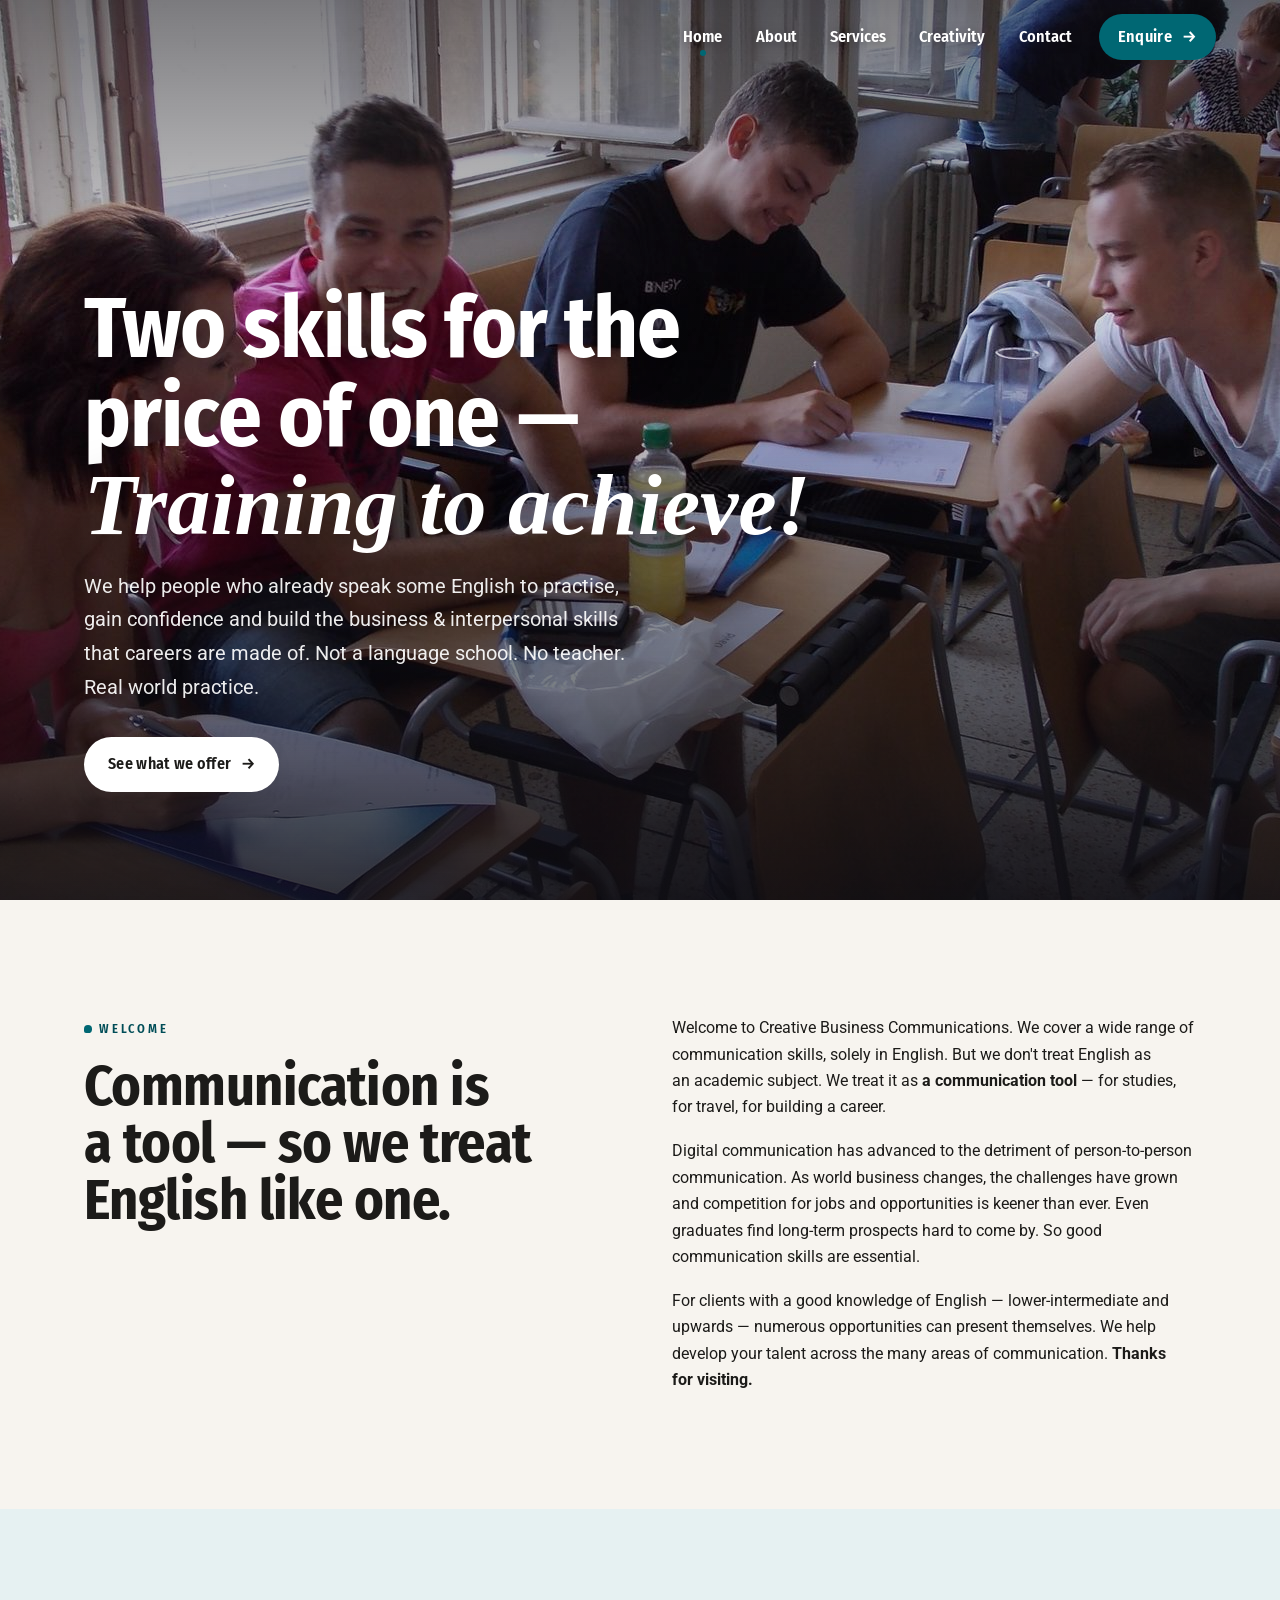
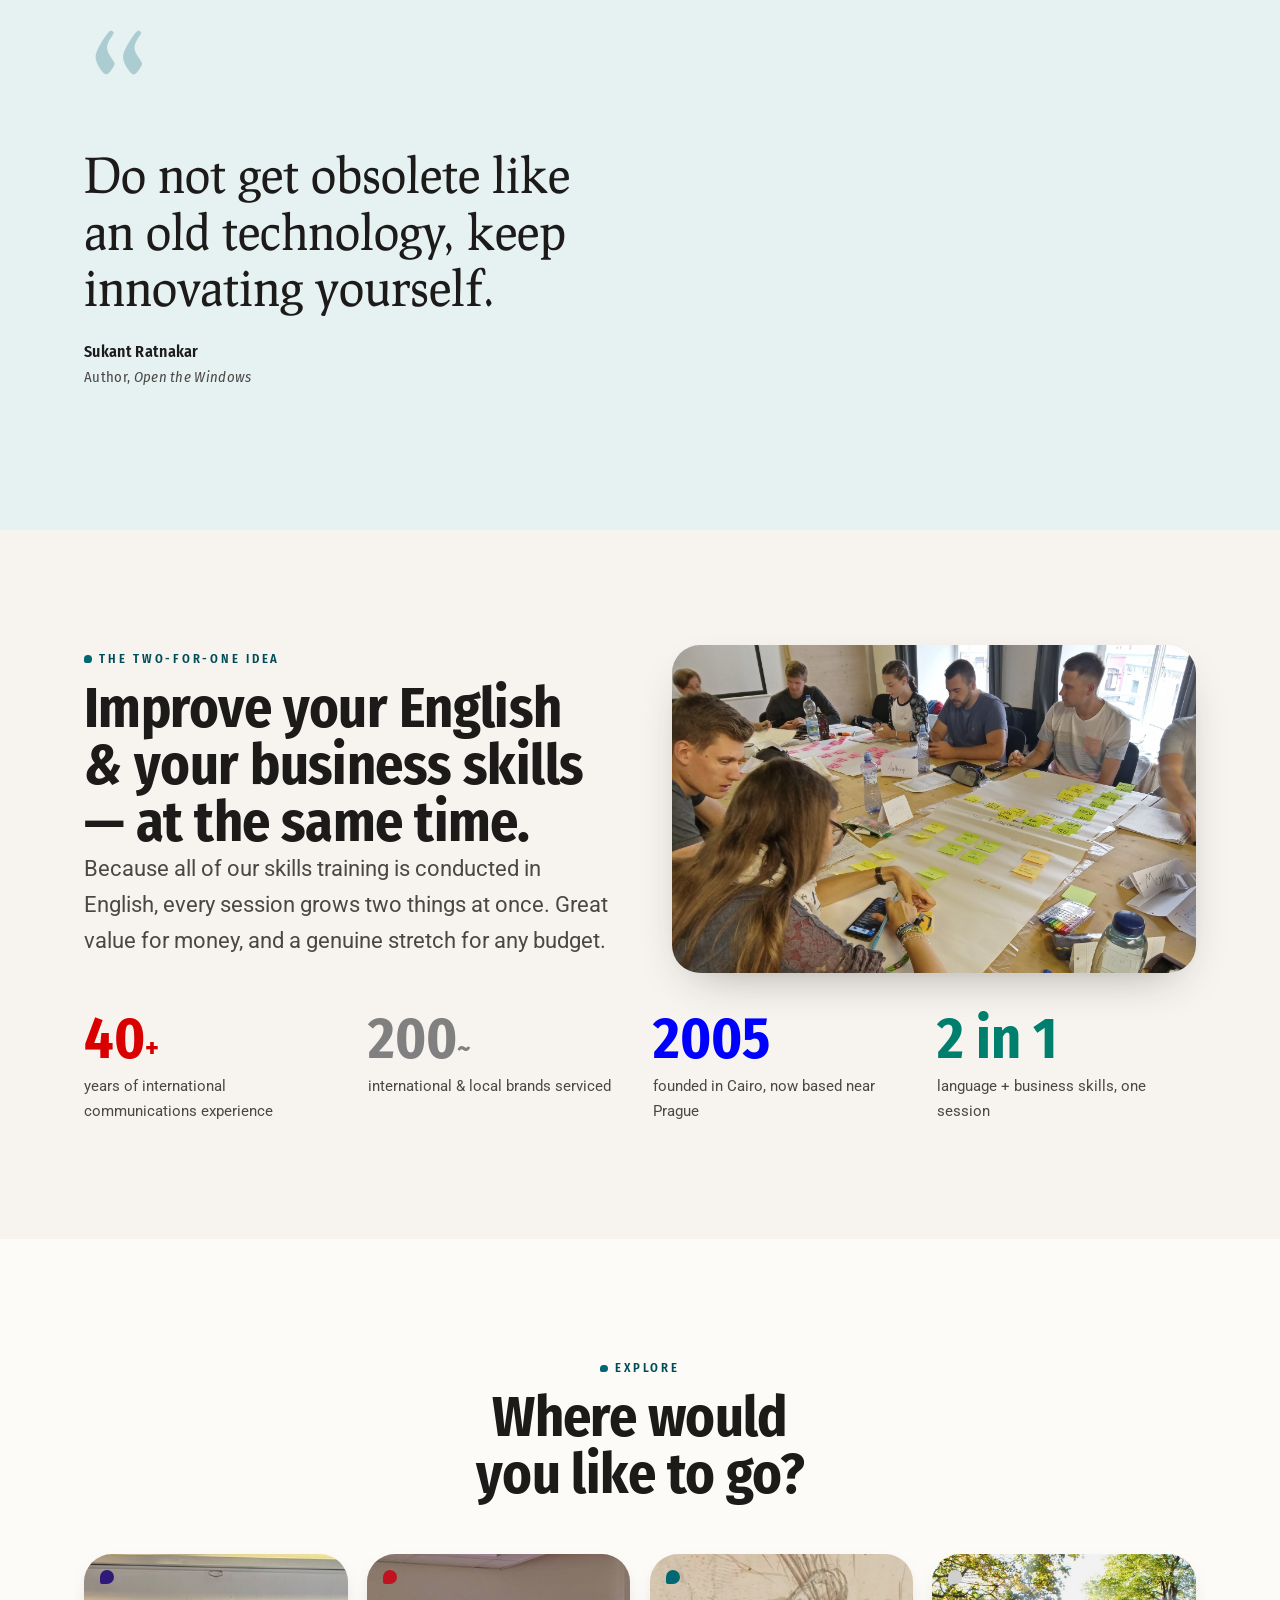
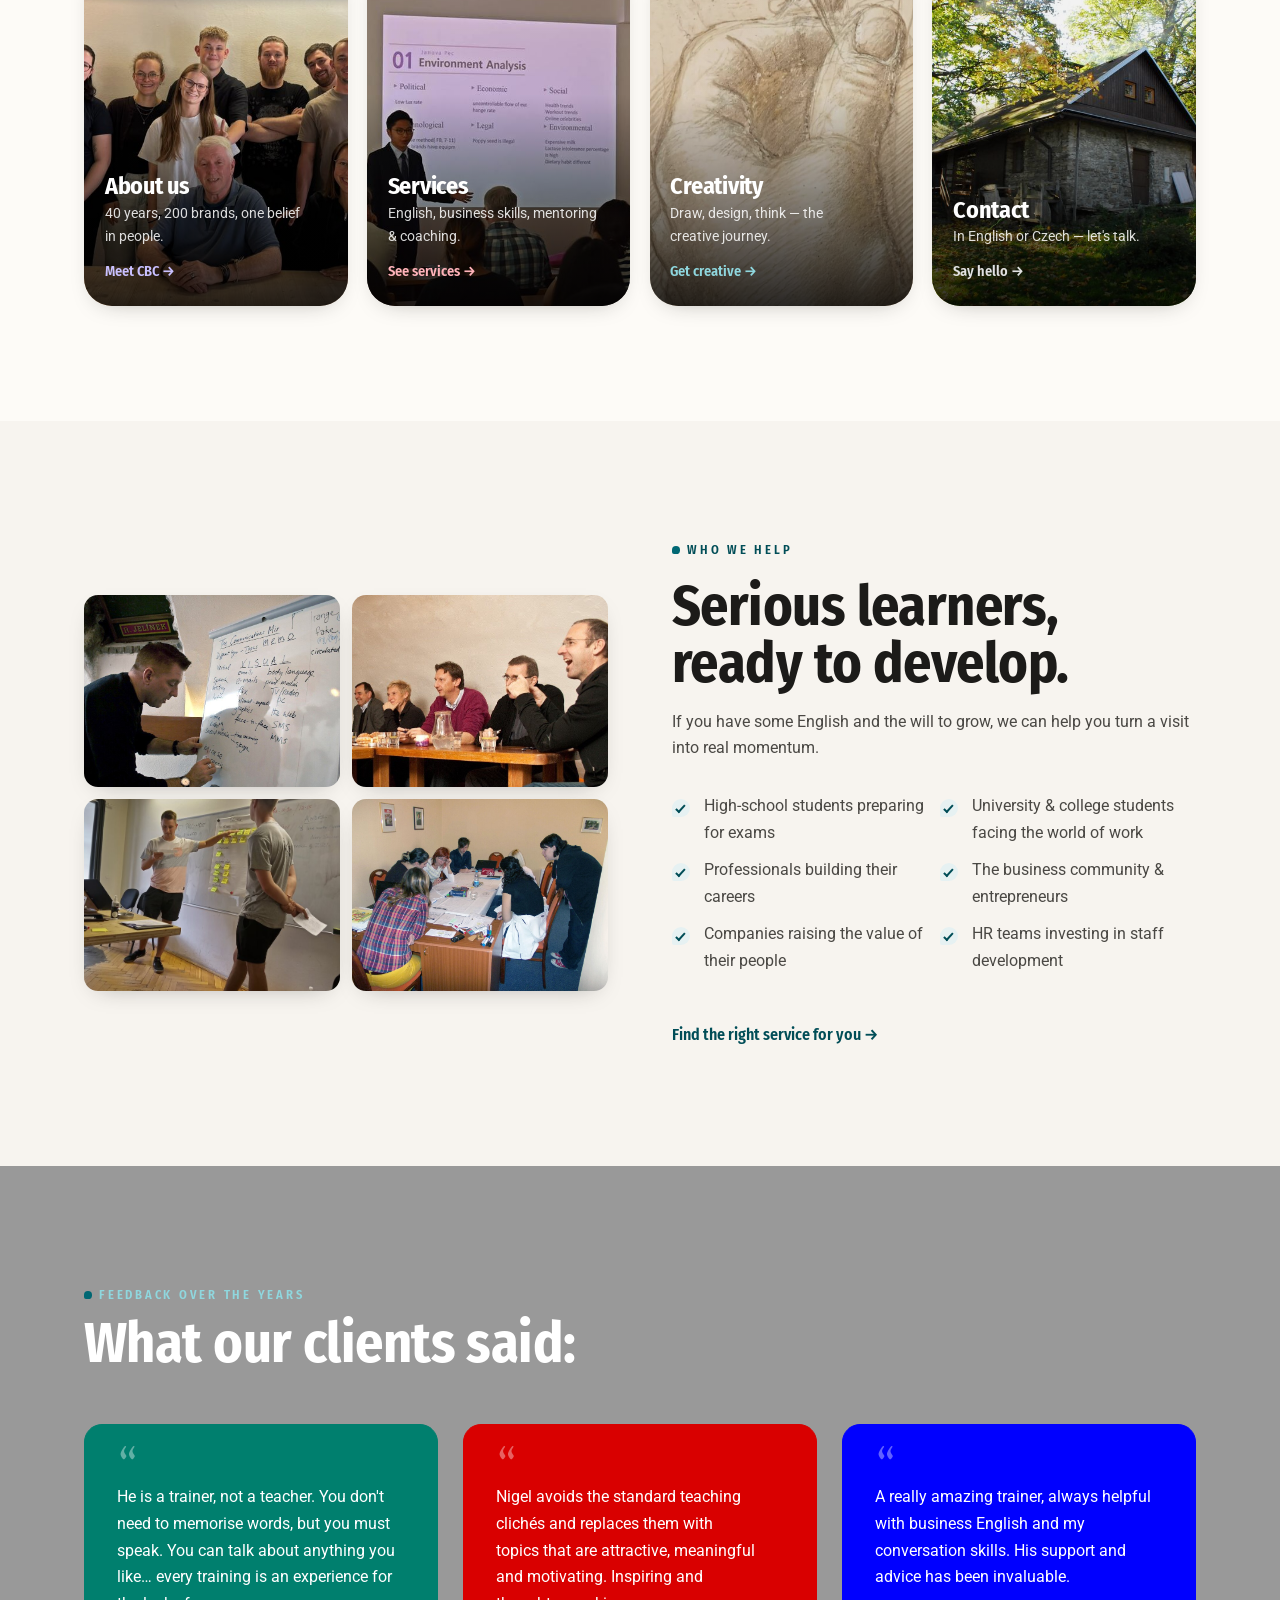
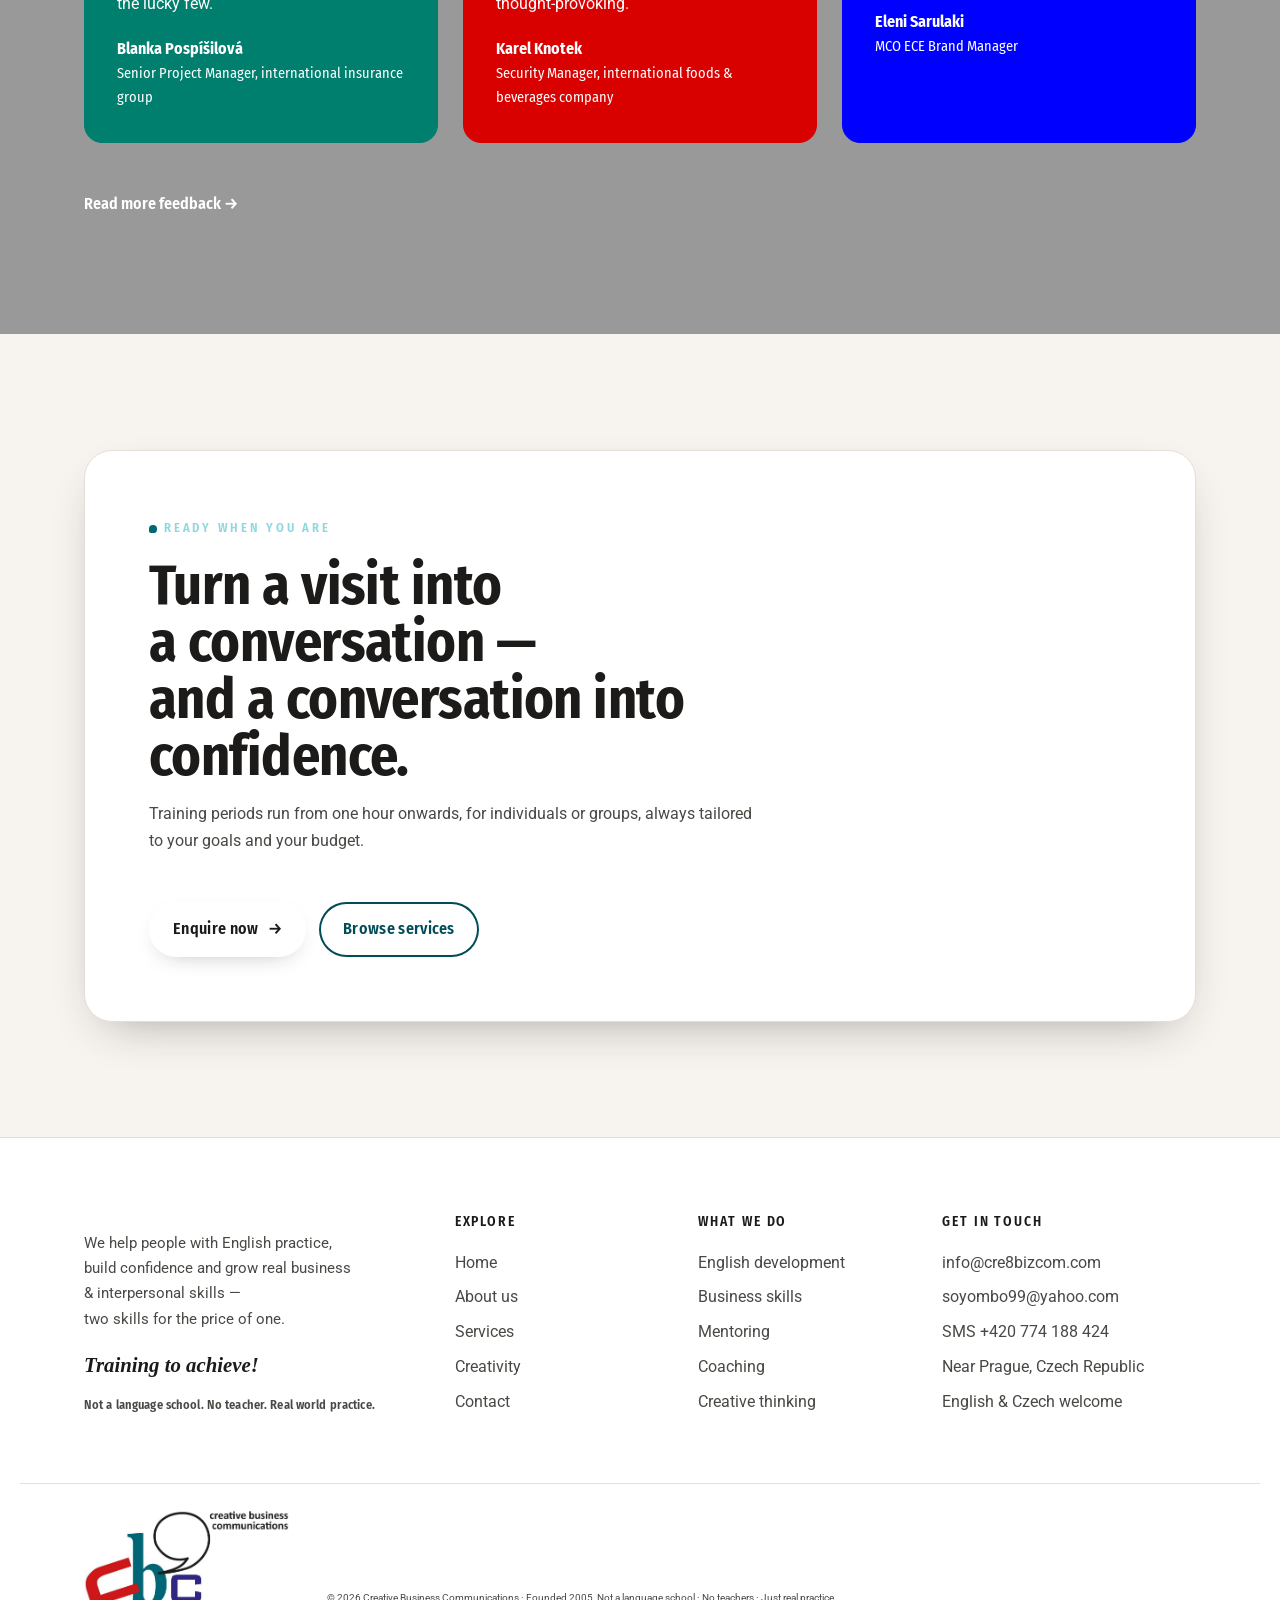
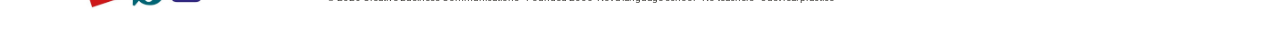
<file: index.html>
<!DOCTYPE html>
<html lang="en">
<head>
<meta charset="utf-8">
<meta name="viewport" content="width=device-width, initial-scale=1">
<title>Creative Business Communications — Training to achieve!</title>
<meta name="description" content="Creative Business Communications helps people who already know some English to practise, build confidence and develop real business &amp; interpersonal skills — two skills for the price of one. Not a language school. No teachers. Just real practice.">
<meta property="og:title" content="Creative Business Communications — Training to achieve!">
<meta property="og:description" content="Practise English while building genuine business skills. Two skills for the price of one.">
<meta property="og:type" content="website">
<link rel="icon" href="assets/img/favicon.png">
<link rel="preconnect" href="https://fonts.googleapis.com">
<link rel="preconnect" href="https://fonts.gstatic.com" crossorigin>
<link href="https://fonts.googleapis.com/css2?family=Fira+Sans+Condensed:wght@400;500;600;700&family=Prociono&family=Roboto:wght@300;400;500;700&display=swap" rel="stylesheet">
<link rel="stylesheet" href="assets/css/style.css">
</head>
<body data-theme="home">
<a class="skip-link" href="#main">Skip to content</a>

<header class="site-header">
  <button class="nav-toggle" aria-label="Menu" aria-expanded="false" aria-controls="nav"><span></span><span></span><span></span></button>
  <nav class="nav" id="nav" aria-label="Primary">
    <a data-c="home" href="index.html" aria-current="page">Home<span class="dot"></span></a>
    <a data-c="about" href="about.html">About<span class="dot"></span></a>
    <a data-c="services" href="services.html">Services<span class="dot"></span></a>
    <a data-c="creativity" href="creativity.html">Creativity<span class="dot"></span></a>
    <a data-c="contact" href="contact.html">Contact<span class="dot"></span></a>
    <a class="btn" href="contact.html">Enquire <span class="arrow">→</span></a>
  </nav>
</header>

<main id="main">

  <!-- ===================== HERO ===================== -->
  <section class="hero" aria-label="Welcome">
    <div class="hero-slides">
      <div class="hero-slide is-active" style="background-image:url('assets/img/large/slideshow-1.jpg')" role="img" aria-label="Students collaborating around desks in a bright training session"></div>
      <div class="hero-slide" data-bg="assets/img/large/rest-21.jpg"></div>
      <div class="hero-slide" data-bg="assets/img/large/slideshow-2.jpg"></div>
      <div class="hero-slide" data-bg="assets/img/large/rest-13.jpg"></div>
      <div class="hero-slide" data-bg="assets/img/large/slideshow-10.jpg"></div>
      <div class="hero-slide" data-bg="assets/img/large/slideshow-4.jpg"></div>
      <div class="hero-slide" data-bg="assets/img/large/slideshow-3.jpg"></div>
    </div>

    <div class="hero-inner wrap">
      <h1>Two skills for the price of one —<br><span class="em">Training to achieve!</span></h1>
      <p class="hero-sub">We help people who already speak some English to practise, gain confidence and build the business &amp; interpersonal skills that careers are made of. Not a language school. No teacher. Real world practice.</p>
      <div class="hero-cta">
        <a class="btn btn-light" href="services.html">See what we offer <span class="arrow">→</span></a>
      </div>
    </div>

  </section>

  <!-- ===================== WELCOME / INTRO ===================== -->
  <section class="section" aria-labelledby="welcome-h">
    <div class="wrap two-col top">
      <div class="reveal">
        <span class="eyebrow">Welcome</span>
        <h2 id="welcome-h" class="mt-1">Communication is a&nbsp;tool — so we treat English like one.</h2>
      </div>
      <div class="prose reveal d1">
        <p>Welcome to Creative Business Communications. We cover a wide range of communication skills, solely in English. But we don't treat English as an academic subject. We treat it as <strong>a communication tool</strong> — for studies, for travel, for building a career.</p>
        <p>Digital communication has advanced to the detriment of person-to-person communication. As world business changes, the challenges have grown and competition for jobs and opportunities is keener than ever. Even graduates find long-term prospects hard to come by. So good communication skills are essential.</p>
        <p>For clients with a good knowledge of English — lower-intermediate and upwards — numerous opportunities can present themselves. We help develop your talent across the many areas of communication. <strong>Thanks for visiting.</strong></p>
      </div>
    </div>
  </section>

  <!-- ===================== QUOTE (Sukant) ===================== -->
  <section class="section-sm bg-tint">
    <div class="wrap">
      <div class="quote reveal">
        <span class="mark">&ldquo;</span>
        <blockquote>Do not get obsolete like an old technology, keep innovating yourself.</blockquote>
        <cite>Sukant Ratnakar<span>Author, <em>Open the Windows</em></span></cite>
      </div>
    </div>
  </section>

  <!-- ===================== 2-FOR-1 VALUE ===================== -->
  <section class="section" aria-labelledby="value-h">
    <div class="wrap">
      <div class="two-col top">
        <div class="section-head reveal">
          <span class="eyebrow">The two-for-one idea</span>
          <h2 id="value-h">Improve your English <em>&amp;</em> your business skills — at the same time.</h2>
          <p class="lead">Because all of our skills training is conducted in English, every session grows two things at once. Great value for money, and a genuine stretch for any budget.</p>
        </div>
        <div class="figure wide two-for-one-photo"><img src="assets/img/large/update/systems-mapping.jpg" alt="Participants working through a systems-mapping exercise"></div>
      </div>
      <div class="stats">
        <div class="stat reveal"><div class="n" style="color:#d90000">40<span style="font-size:.5em">+</span></div><div class="l">years of international communications experience</div></div>
        <div class="stat reveal d1"><div class="n" style="color:#808080">200<span style="font-size:.5em">~</span></div><div class="l">international &amp; local brands serviced</div></div>
        <div class="stat reveal d2"><div class="n" style="color:#0000ff">2005</div><div class="l">founded in Cairo, now based near Prague</div></div>
        <div class="stat reveal d3"><div class="n" style="color:#007f6e">2&nbsp;in&nbsp;1</div><div class="l">language + business skills, one session</div></div>
      </div>
    </div>
  </section>

  <!-- ===================== SECTION NAV CARDS ===================== -->
  <section class="section bg-paper2" aria-labelledby="explore-h">
    <div class="wrap">
      <div class="section-head center reveal">
        <span class="eyebrow" style="justify-content:center">Explore</span>
        <h2 id="explore-h">Where would you like to go?</h2>
      </div>
      <div class="navcards">
        <a class="navcard c-about reveal" href="about.html">
          <img src="assets/img/med/update/slideshow-16.jpg" alt="A workshop participant in a training session" loading="lazy">
          <span></span>
          <div class="nc-body"><h3>About us</h3><p>40 years, 200 brands, one belief in people.</p><span class="nc-go">Meet CBC →</span></div>
        </a>
        <a class="navcard c-services reveal d1" href="services.html">
          <img src="assets/img/med/rest-5.jpg" alt="A trainer presenting an environment analysis slide to a seated group" loading="lazy">
          <span></span>
          <div class="nc-body"><h3>Services</h3><p>English, business skills, mentoring &amp; coaching.</p><span class="nc-go">See services →</span></div>
        </a>
        <a class="navcard c-creativity reveal d2" href="creativity.html">
          <img src="assets/img/med/creative-1.jpg" alt="A fine pencil study of a hand — creativity as a way of thinking" loading="lazy">
          <span></span>
          <div class="nc-body"><h3>Creativity</h3><p>Draw, design, think — the creative journey.</p><span class="nc-go">Get creative →</span></div>
        </a>
        <a class="navcard c-contact reveal d3" href="contact.html">
          <img src="assets/img/med/rest-45.jpg" alt="A rustic stone cottage in the woods — our workshop retreat" loading="lazy">
          <span></span>
          <div class="nc-body"><h3>Contact</h3><p>In English or Czech — let's talk.</p><span class="nc-go">Say hello →</span></div>
        </a>
      </div>
    </div>
  </section>

  <!-- ===================== WHO IT'S FOR ===================== -->
  <section class="section" aria-labelledby="who-h">
    <div class="wrap two-col">
      <div class="photo-grid two">
        <img src="assets/img/med/update/workshops-2.jpg" alt="Workshop participants working together">
        <img src="assets/img/med/update/workshops-1.jpg" alt="Workshop participants in discussion">
        <img src="assets/img/med/update/problem-solving.jpg" alt="Participants developing problem-solving ideas">
        <img src="assets/img/med/update/main-content-24.jpg" alt="Participants collaborating at a table">
      </div>
      <div class="reveal">
        <span class="eyebrow">Who we help</span>
        <h2 class="mt-1">Serious learners, ready to develop.</h2>
        <p class="muted mt-1">If you have some English and the will to grow, we can help you turn a visit into real momentum.</p>
        <ul class="ticks two mt-2">
          <li>High-school students preparing for exams</li>
          <li>University &amp; college students facing the world of work</li>
          <li>Professionals building their careers</li>
          <li>The business community &amp; entrepreneurs</li>
          <li>Companies raising the value of their people</li>
          <li>HR teams investing in staff development</li>
        </ul>
        <a class="link-arrow mt-3" href="services.html">Find the right service for you →</a>
      </div>
    </div>
  </section>

  <!-- ===================== TESTIMONIAL TEASER ===================== -->
  <section class="section" style="background:#999" aria-labelledby="say-h">
    <div class="wrap">
      <div class="section-head reveal">
        <span class="eyebrow" style="color:#8fd7de">Feedback over the years</span>
        <h2 id="say-h" style="color:#fff">What our clients said:</h2>
      </div>
      <div class="tcards">
        <div class="tcard t-green reveal">
          <span class="qm">&ldquo;</span>
          <p>He is a trainer, not a teacher. You don't need to memorise words, but you must speak. You can talk about anything you like… every training is an experience for the lucky few.</p>
          <div class="who">Blanka Pospíšilová<span>Senior Project Manager, international insurance group</span></div>
        </div>
        <div class="tcard t-red reveal d1">
          <span class="qm">&ldquo;</span>
          <p>Nigel avoids the standard teaching clichés and replaces them with topics that are attractive, meaningful and motivating. Inspiring and thought-provoking.</p>
          <div class="who">Karel Knotek<span>Security Manager, international foods &amp; beverages company</span></div>
        </div>
        <div class="tcard t-blue reveal d2">
          <span class="qm">&ldquo;</span>
          <p>A really amazing trainer, always helpful with business English and my conversation skills. His support and advice has been invaluable.</p>
          <div class="who">Eleni Sarulaki<span>MCO ECE Brand Manager</span></div>
        </div>
      </div>
      <div class="mt-3 reveal"><a class="link-arrow" style="color:#fff" href="about.html#testimonials">Read more feedback →</a></div>
    </div>
  </section>

  <!-- ===================== CTA BAND ===================== -->
  <section class="section">
    <div class="wrap">
      <div class="cta-band reveal" style="background:#fff;color:var(--ink);box-shadow:var(--shadow);border:1px solid var(--line)">
        <div style="position:relative;z-index:2">
          <span class="eyebrow" style="color:#8fd7de">Ready when you are</span>
          <h2 class="mt-1" style="color:var(--ink)">Turn a visit into a conversation —<br>and a conversation into confidence.</h2>
          <p style="color:var(--ink-soft)">Training periods run from one hour onwards, for individuals or groups, always tailored to your goals and your budget.</p>
          <div class="hero-cta mt-3">
            <a class="btn btn-light" href="contact.html">Enquire now <span class="arrow">→</span></a>
            <a class="btn btn-ghost" href="services.html">Browse services</a>
          </div>
        </div>
      </div>
    </div>
  </section>

</main>

<footer class="site-footer">
  <div class="wrap footer-top">
    <div class="footer-brand">
      <p>We help people with English practice, build confidence and grow real business &amp; interpersonal skills —<br>two skills for the price of one.</p>
      <div class="footer-tag">Training to achieve!</div>
      <div class="site-statement">Not a language school. No teacher. Real world practice.</div>
    </div>
    <div class="fcol">
      <h4>Explore</h4>
      <a href="index.html">Home</a><a href="about.html">About us</a><a href="services.html">Services</a><a href="creativity.html">Creativity</a><a href="contact.html">Contact</a>
    </div>
    <div class="fcol">
      <h4>What we do</h4>
      <a href="services.html">English development</a><a href="services.html">Business skills</a><a href="services.html">Mentoring</a><a href="services.html">Coaching</a><a href="creativity.html">Creative thinking</a>
    </div>
    <div class="fcol">
      <h4>Get in touch</h4>
      <a href="mailto:info@cre8bizcom.com">info@cre8bizcom.com</a>
      <a href="mailto:soyombo99@yahoo.com">soyombo99@yahoo.com</a>
      <a href="sms:+420774188424">SMS +420 774 188 424</a>
      <ul><li>Near Prague, Czech Republic</li><li>English &amp; Czech welcome</li></ul>
    </div>
  </div>
  <div class="wrap footer-bottom">
    <img class="footer-logo" src="assets/img/logo.jpg" alt="Creative Business Communications logo">
    <span class="footer-line">© <span id="year">2026</span> Creative Business Communications · Founded 2005&nbsp;&nbsp;Not a language school · No teachers · Just real practice</span>
  </div>
</footer>

<script src="assets/js/main.js" defer></script>
</body>
</html>
</file>
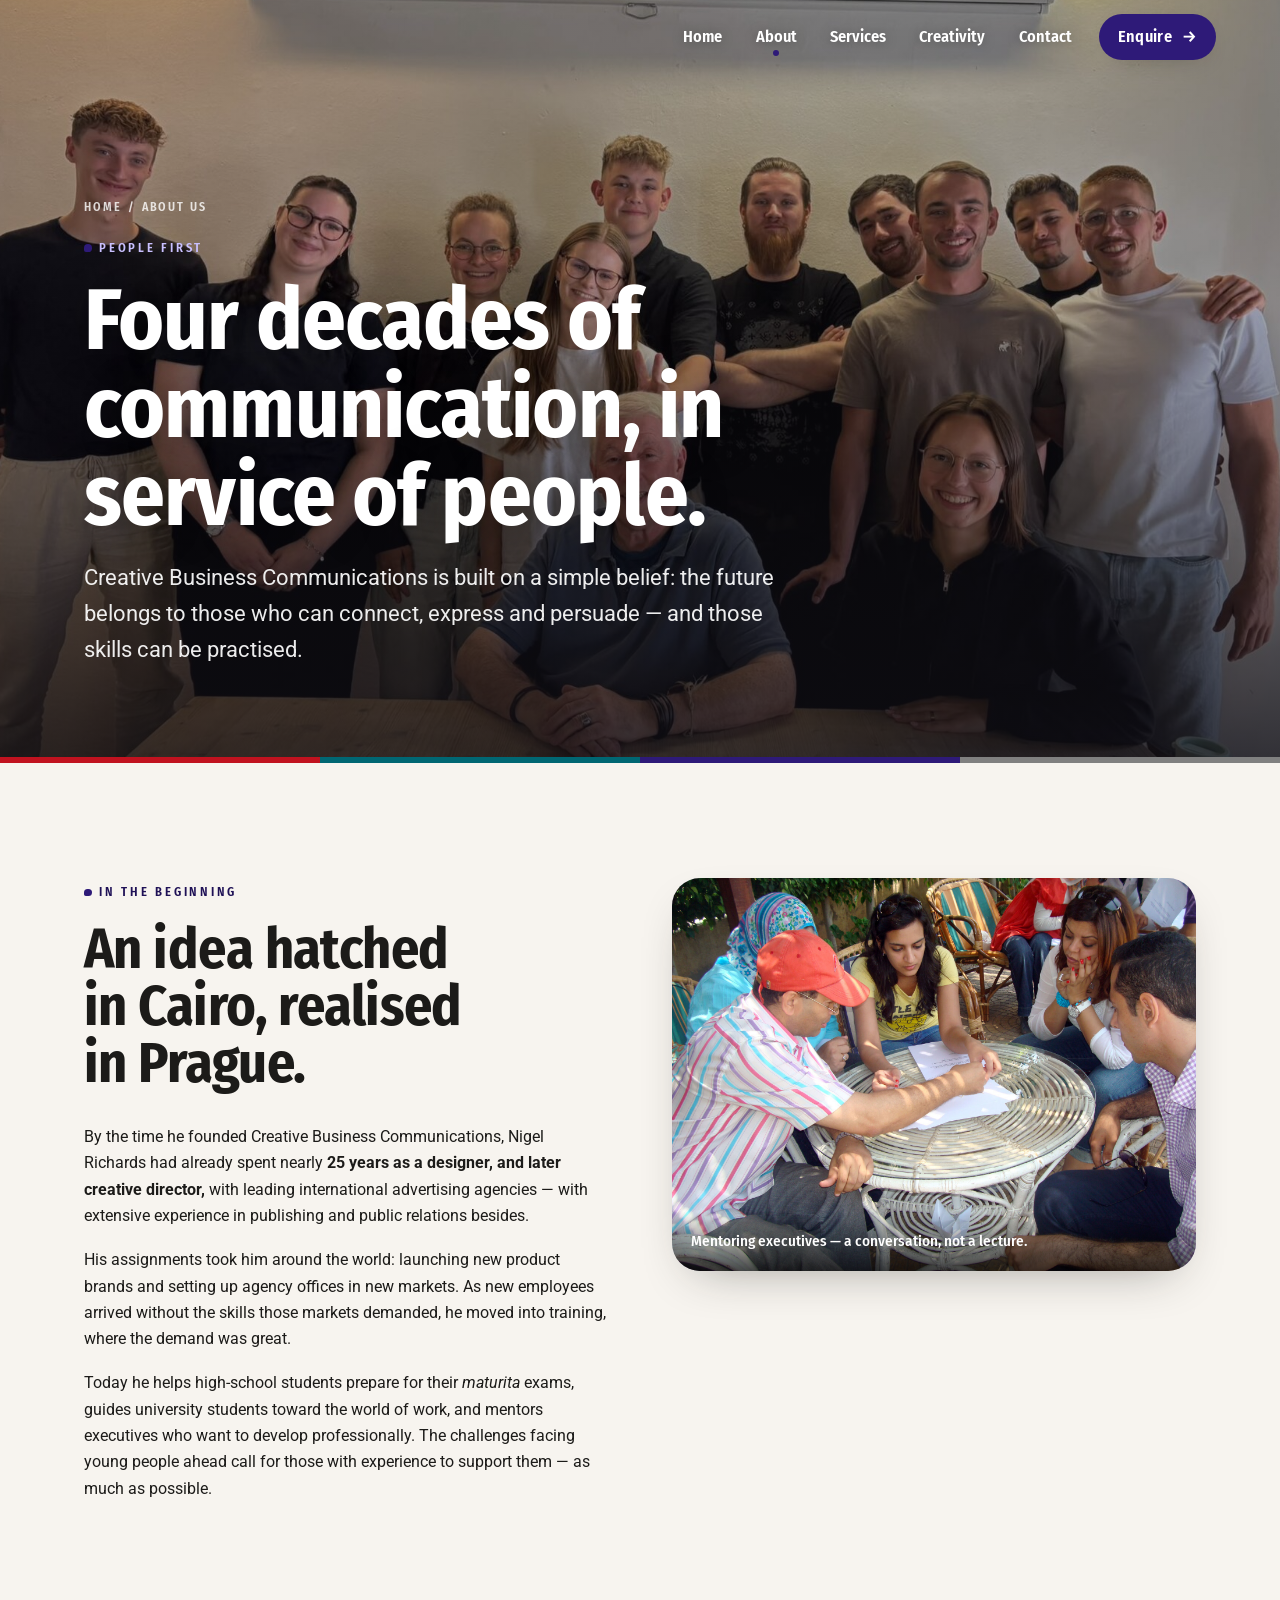
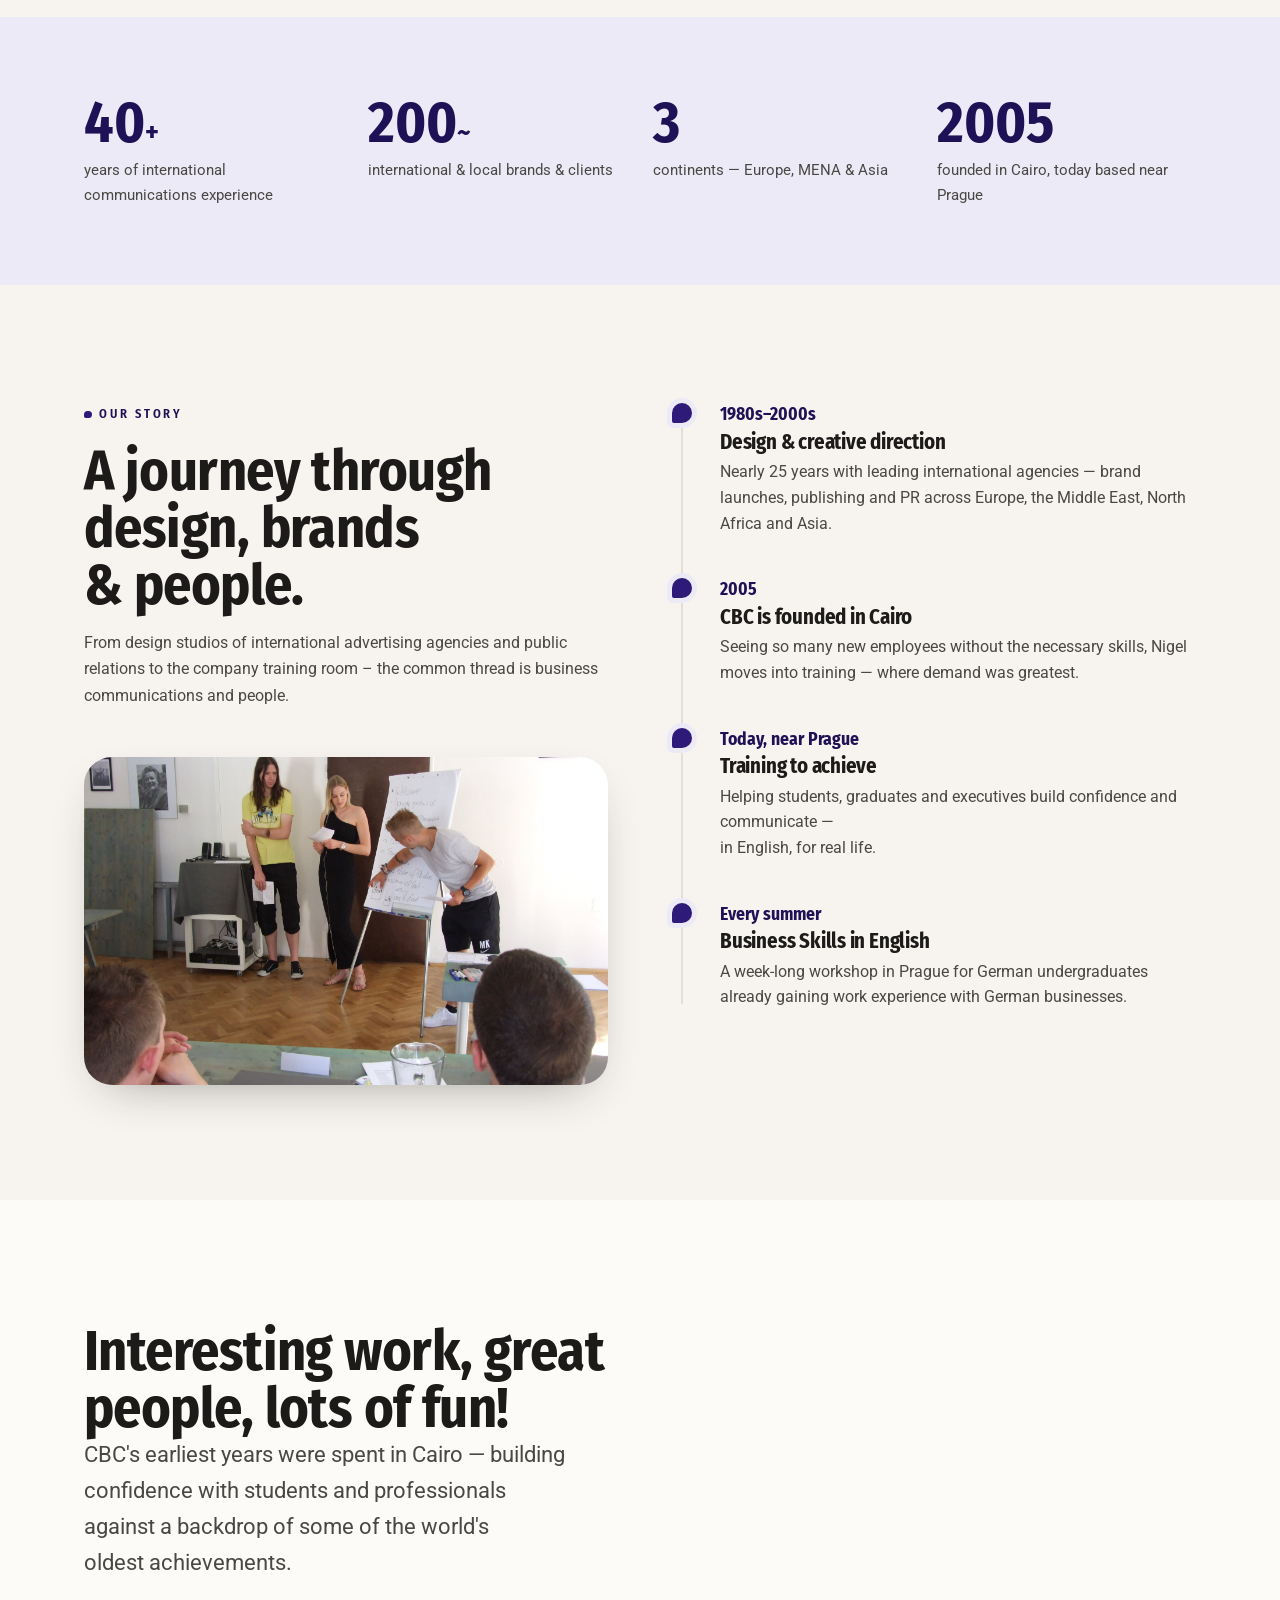
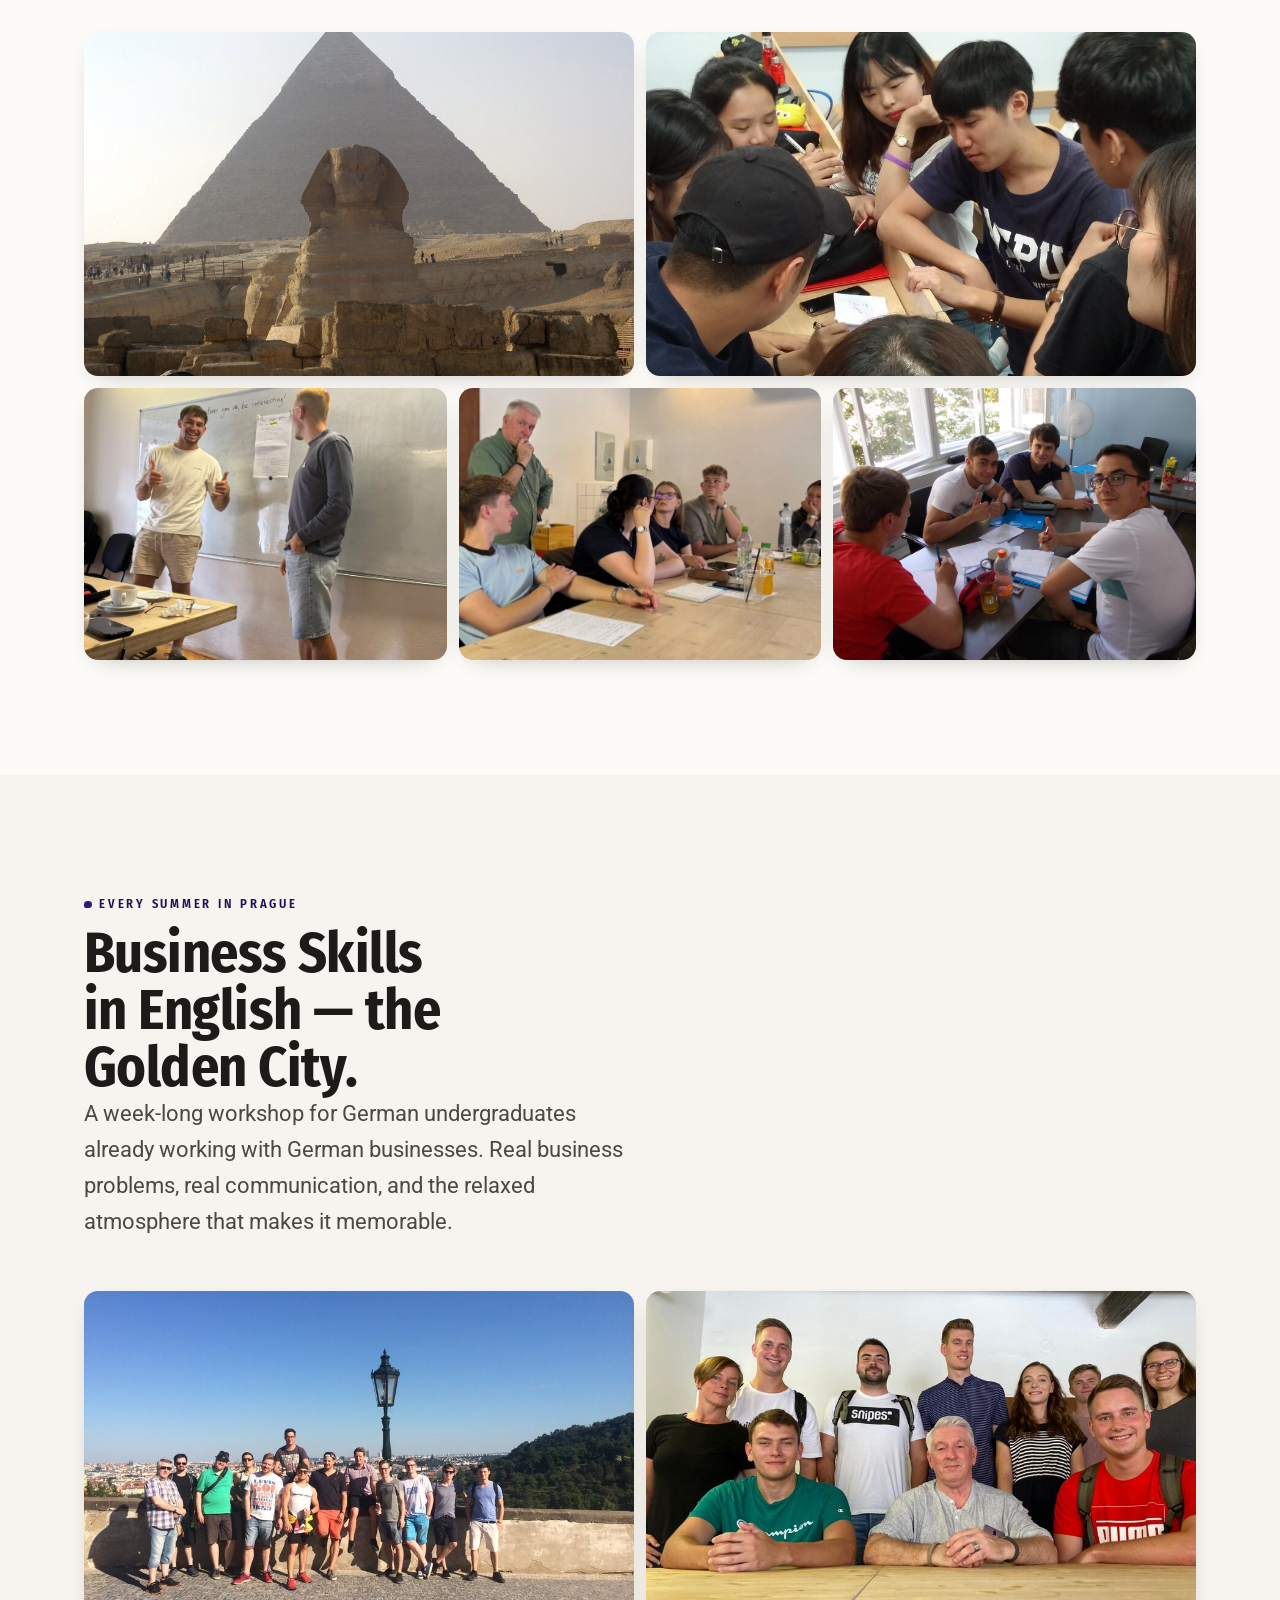
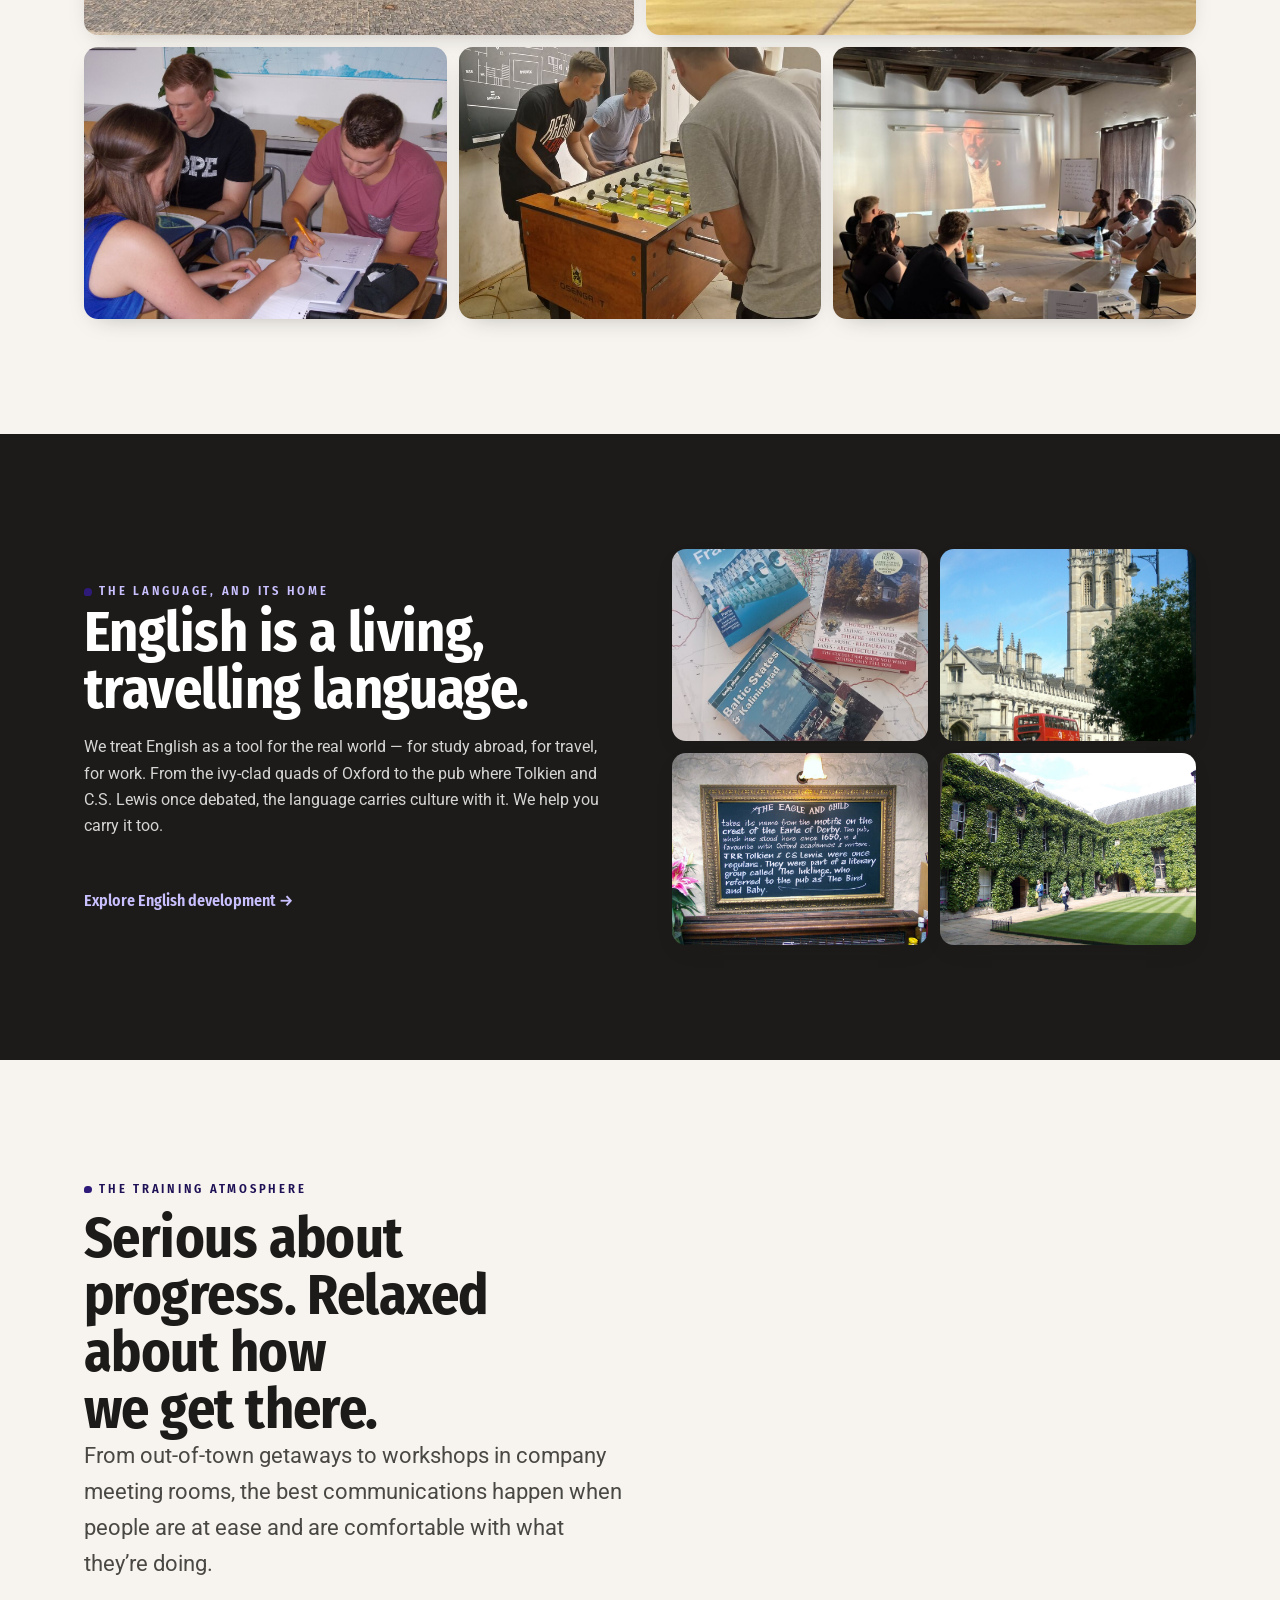
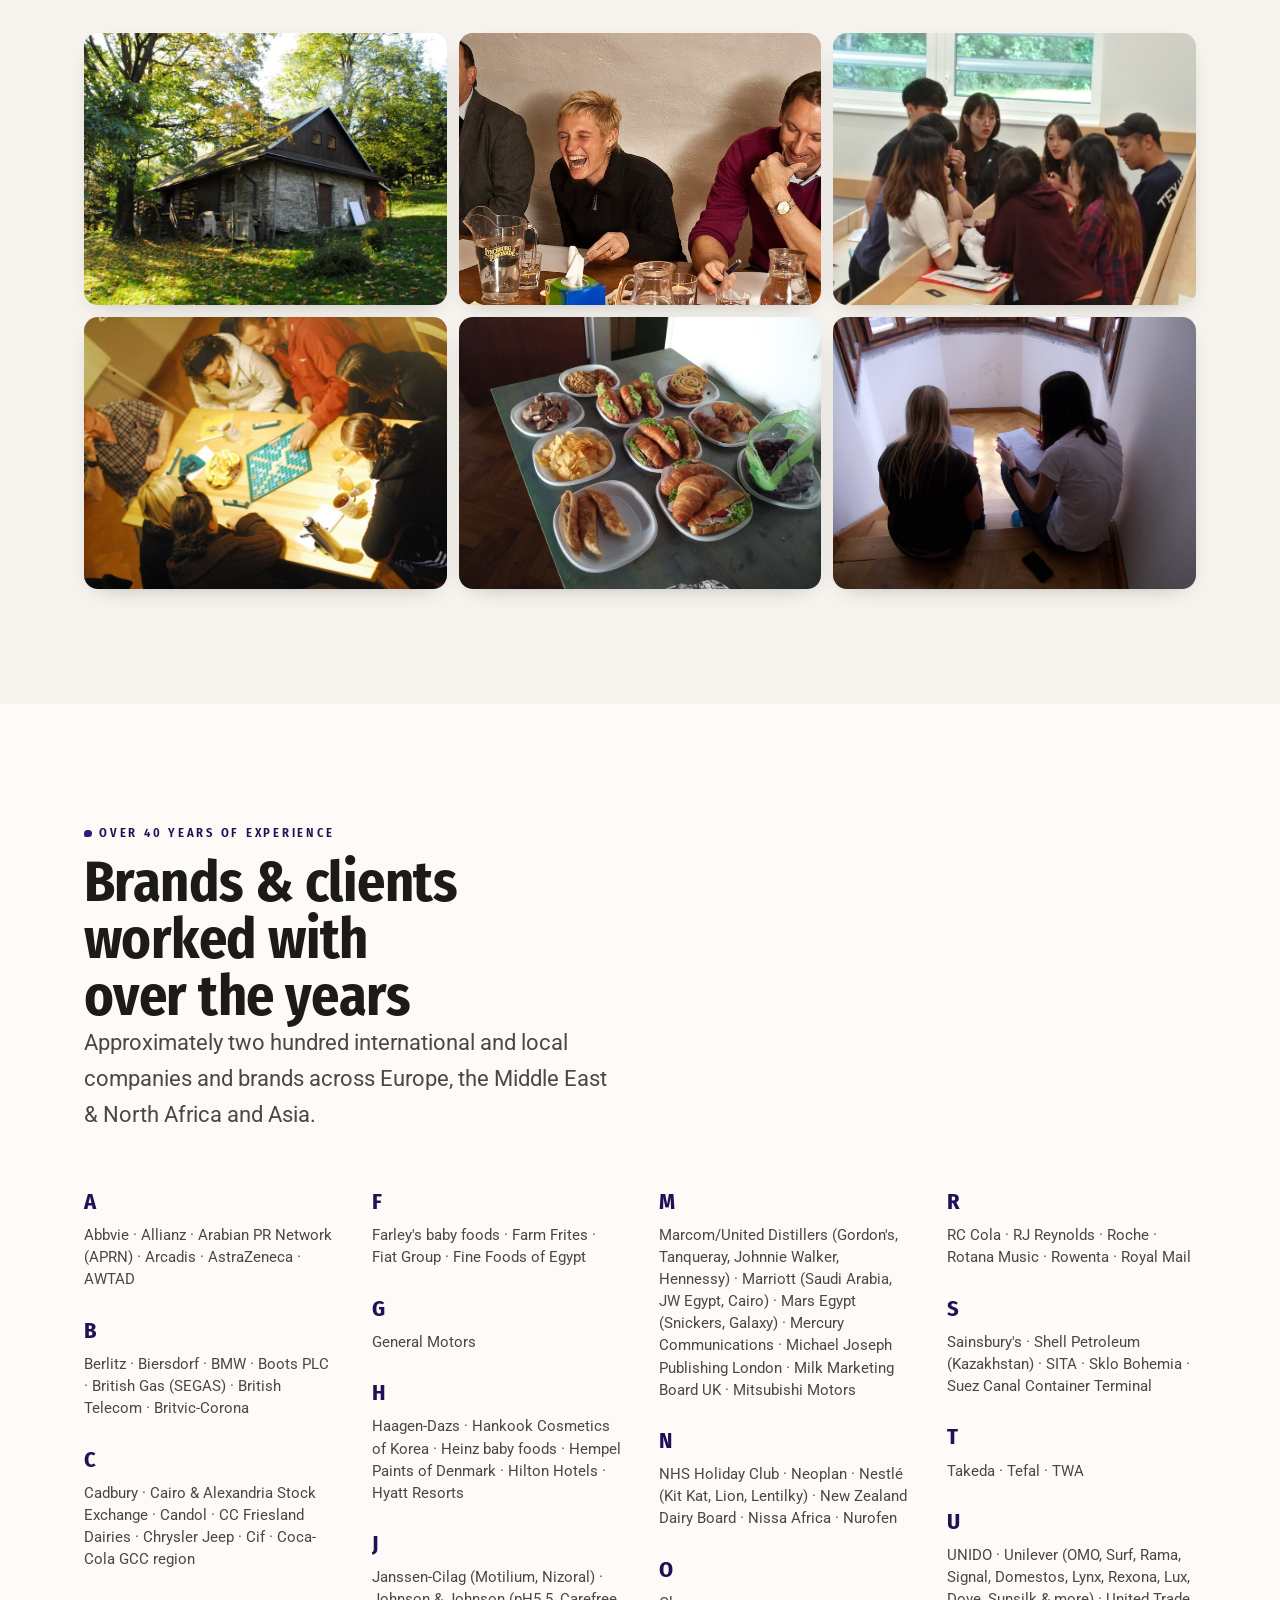
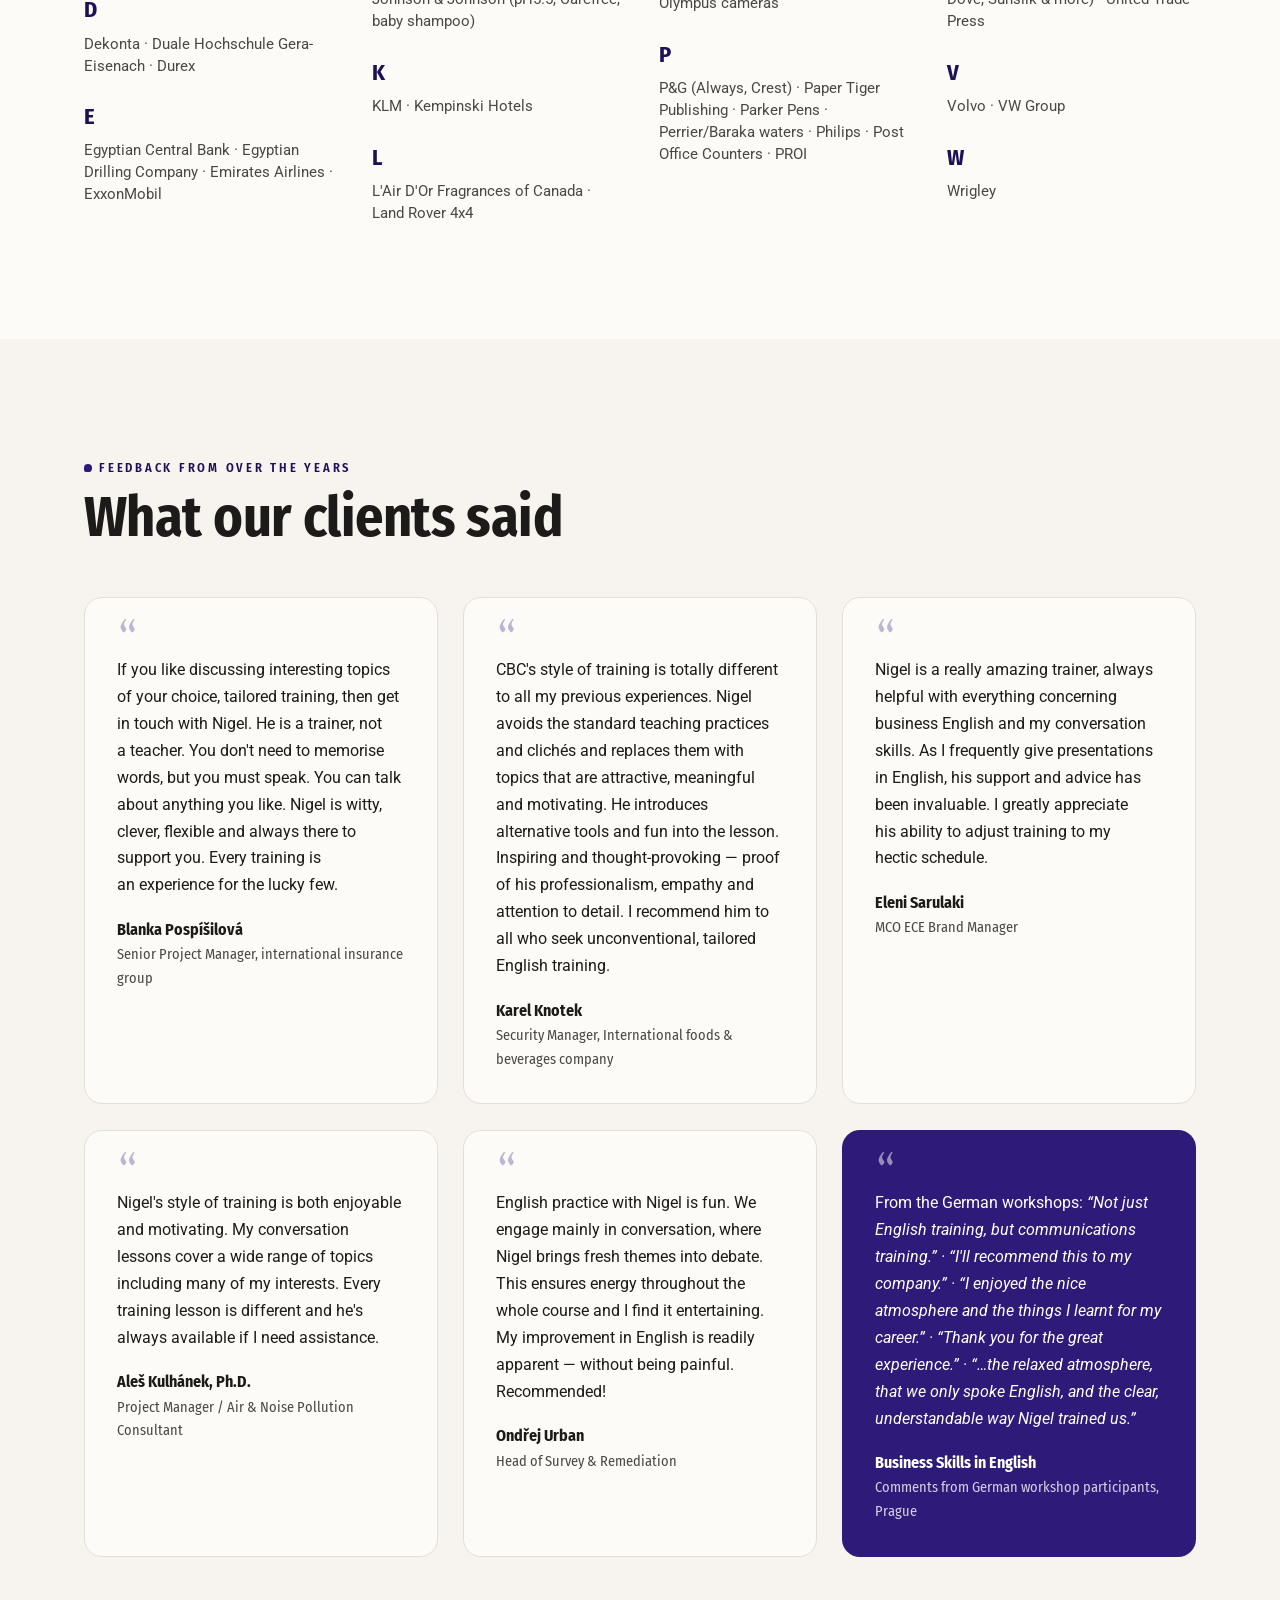
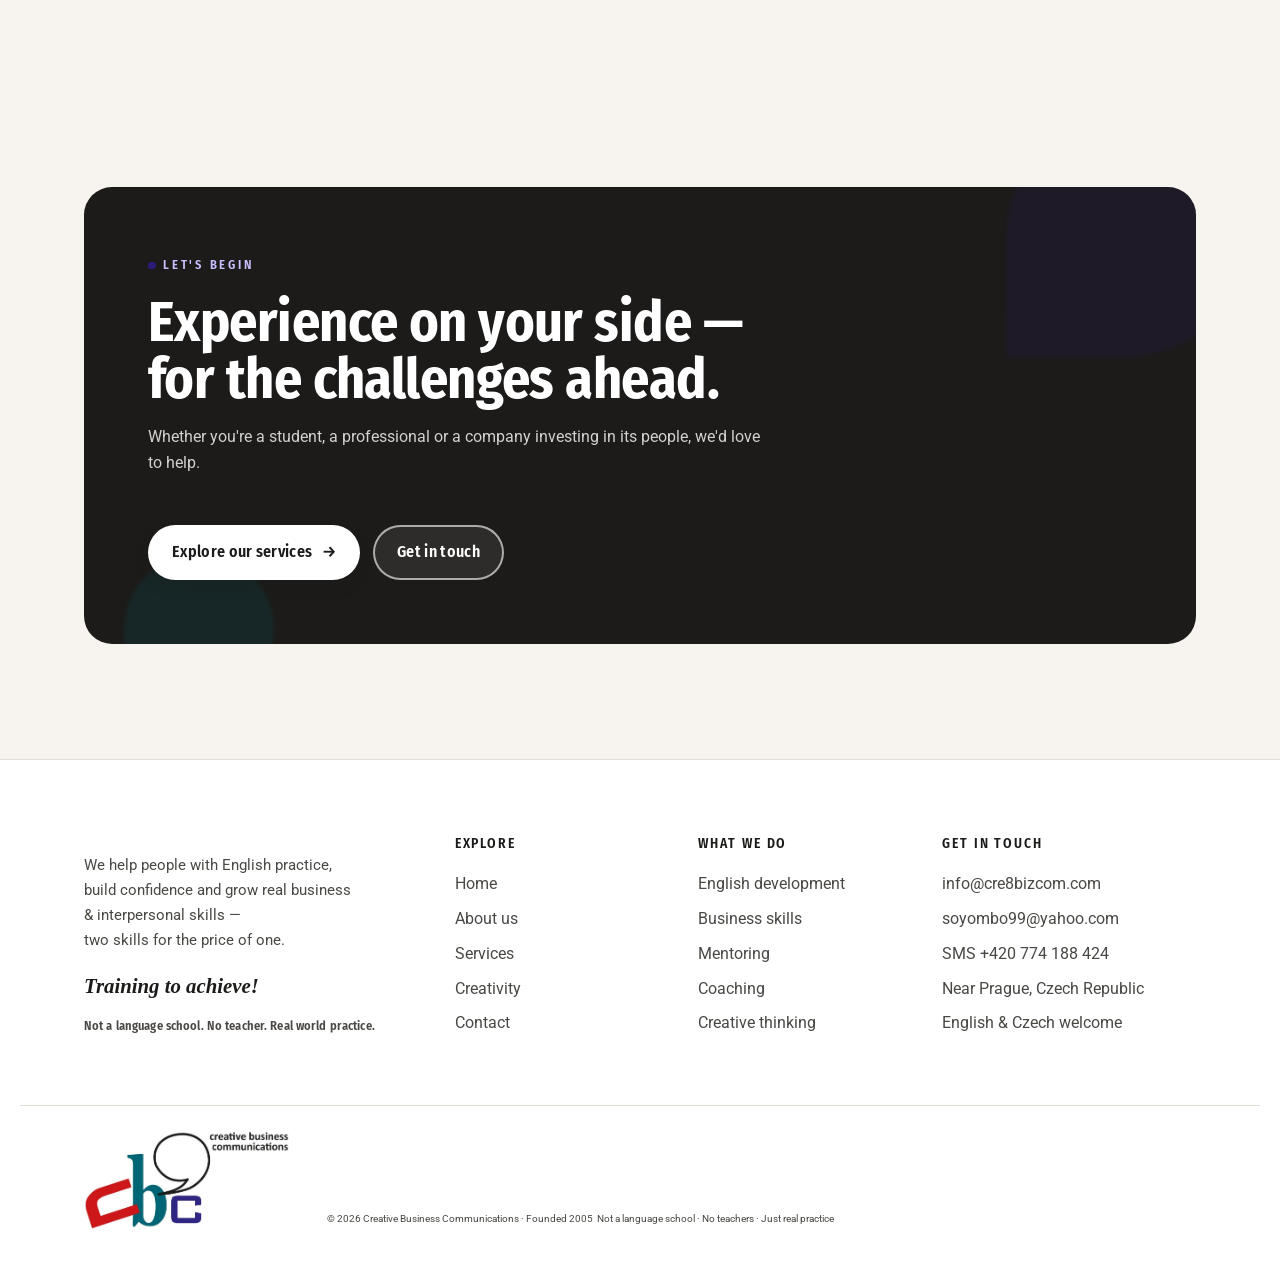
<file: about.html>
<!DOCTYPE html>
<html lang="en">
<head>
<meta charset="utf-8">
<meta name="viewport" content="width=device-width, initial-scale=1">
<title>About us — Creative Business Communications</title>
<meta name="description" content="Founded in Cairo in 2005 by Nigel Richards, Creative Business Communications brings over 40 years of international experience across ~200 brands to helping people grow through English.">
<link rel="icon" href="assets/img/favicon.png">
<link rel="preconnect" href="https://fonts.googleapis.com">
<link rel="preconnect" href="https://fonts.gstatic.com" crossorigin>
<link href="https://fonts.googleapis.com/css2?family=Fira+Sans+Condensed:wght@400;500;600;700&family=Prociono&family=Roboto:wght@300;400;500;700&display=swap" rel="stylesheet">
<link rel="stylesheet" href="assets/css/style.css">
</head>
<body data-theme="about">
<a class="skip-link" href="#main">Skip to content</a>

<header class="site-header">
  <button class="nav-toggle" aria-label="Menu" aria-expanded="false" aria-controls="nav"><span></span><span></span><span></span></button>
  <nav class="nav" id="nav" aria-label="Primary">
    <a data-c="home" href="index.html">Home<span class="dot"></span></a>
    <a data-c="about" href="about.html" aria-current="page">About<span class="dot"></span></a>
    <a data-c="services" href="services.html">Services<span class="dot"></span></a>
    <a data-c="creativity" href="creativity.html">Creativity<span class="dot"></span></a>
    <a data-c="contact" href="contact.html">Contact<span class="dot"></span></a>
    <a class="btn" href="contact.html">Enquire <span class="arrow">→</span></a>
  </nav>
</header>

<main id="main">

  <!-- HERO -->
  <section class="page-hero has-media">
    <div class="page-hero-bg" style="background-image:url('assets/img/large/update/slideshow-16.jpg')"></div>
    <div class="wrap">
      <div class="crumbs"><a href="index.html">Home</a> <span>/</span> <span>About us</span></div>
      <span class="eyebrow" style="color:#c9c0ff">People first</span>
      <h1 class="mt-1">Four decades of communication, in service of people.</h1>
      <p class="lead">Creative Business Communications is built on a simple belief: the future belongs to those who can connect, express and persuade — and those skills can be practised.</p>
    </div>
  </section>
  <div class="color-ribbon"></div>

  <!-- FOUNDER -->
  <section class="section" aria-labelledby="founder-h">
    <div class="wrap two-col top">
      <div class="reveal">
        <span class="eyebrow">In the beginning</span>
        <h2 id="founder-h" class="mt-1">An idea hatched in Cairo, realised in Prague.</h2>
        <div class="prose mt-2">
          <p>By the time he founded Creative Business Communications, Nigel Richards had already spent nearly <strong>25 years as a designer, and later creative director,</strong> with leading international advertising agencies — with extensive experience in publishing and public relations besides.</p>
          <p>His assignments took him around the world: launching new product brands and setting up agency offices in new markets. As new employees arrived without the skills those markets demanded, he moved into training, where the demand was great.</p>
          <p>Today he helps high-school students prepare for their <em>maturita</em> exams, guides university students toward the world of work, and mentors executives who want to develop professionally. The challenges facing young people ahead call for those with experience to support them — as much as possible.</p>
        </div>
      </div>
      <div class="about-founder-photo">
        <img src="assets/img/large/update/slideshow-13.jpg" alt="Nigel Richards with a group of workshop participants">
        <p class="figcap">Mentoring executives — a conversation, not a lecture.</p>
      </div>
    </div>
  </section>

  <!-- STATS -->
  <section class="section-sm bg-tint">
    <div class="wrap stats">
      <div class="stat reveal"><div class="n">40<span style="font-size:.5em">+</span></div><div class="l">years of international communications experience</div></div>
      <div class="stat reveal d1"><div class="n">200<span style="font-size:.5em">~</span></div><div class="l">international &amp; local brands &amp; clients</div></div>
      <div class="stat reveal d2"><div class="n">3</div><div class="l">continents — Europe, MENA &amp; Asia</div></div>
      <div class="stat reveal d3"><div class="n">2005</div><div class="l">founded in Cairo, today based near Prague</div></div>
    </div>
  </section>

  <!-- TIMELINE -->
  <section class="section" aria-labelledby="story-h">
    <div class="wrap two-col top">
      <div class="reveal">
        <span class="eyebrow">Our story</span>
        <h2 id="story-h" class="mt-1">A journey through design, brands<br>&amp; people.</h2>
        <p class="muted mt-1">From design studios of international advertising agencies and public relations to the company training room – the common thread is business communications and people.</p>
        <div class="figure wide mt-3"><img src="assets/img/large/update/gera-2.jpg" alt="A training group working together" loading="lazy"></div>
      </div>
      <div class="timeline reveal d1">
        <div class="tl-item"><div class="yr">1980s–2000s</div><h3>Design &amp; creative direction</h3><p>Nearly 25 years with leading international agencies — brand launches, publishing and PR across Europe, the Middle East, North Africa and Asia.</p></div>
        <div class="tl-item"><div class="yr">2005</div><h3>CBC is founded in Cairo</h3><p>Seeing so many new employees without the necessary skills, Nigel moves into training — where demand was greatest.</p></div>
        <div class="tl-item"><div class="yr">Today, near Prague</div><h3>Training to achieve</h3><p>Helping students, graduates and executives build confidence and communicate —<br>in English, for real life.</p></div>
        <div class="tl-item"><div class="yr">Every summer</div><h3>Business Skills in English</h3><p>A week-long workshop in Prague for German undergraduates already gaining work experience with German businesses.</p></div>
      </div>
    </div>
  </section>

  <!-- HERITAGE: EGYPT -->
  <section class="section bg-paper2" aria-labelledby="cairo-h">
    <div class="wrap">
      <div class="section-head reveal">
        <h2 id="cairo-h">Interesting work, great people, lots of fun!</h2>
        <p class="lead">CBC's earliest years were spent in Cairo — building confidence with students and professionals against a backdrop of some of the world's oldest achievements.</p>
      </div>
      <div class="photo-grid two hero-pair">
        <img src="assets/img/med/update/slideshow-4.jpg" alt="Workshop participants together" loading="lazy">
        <img src="assets/img/med/update/slideshow-8.jpg" alt="Workshop activity in progress" loading="lazy">
      </div>
      <div class="photo-grid three">
        <img src="assets/img/med/update/gera-8.jpg" alt="Group workshop activity" loading="lazy">
        <img src="assets/img/med/update/gera-9.jpg" alt="Participants learning together" loading="lazy">
        <img src="assets/img/med/update/main-content-7.jpg" alt="Workshop session" loading="lazy">
      </div>
    </div>
  </section>

  <!-- PRAGUE / GERMAN WORKSHOP -->
  <section class="section" aria-labelledby="prague-h">
    <div class="wrap">
      <div class="section-head reveal">
        <span class="eyebrow">Every summer in Prague</span>
        <h2 id="prague-h">Business Skills in English — the Golden City.</h2>
        <p class="lead">A week-long workshop for German undergraduates already working with German businesses. Real business problems, real communication, and the relaxed atmosphere that makes it memorable.</p>
      </div>
      <div class="photo-grid two hero-pair">
        <img src="assets/img/med/update/prague-castle.jpg" alt="Workshop group at Prague Castle" loading="lazy">
        <img src="assets/img/med/update/slideshow-9.jpg" alt="Workshop group in Prague" loading="lazy">
      </div>
      <div class="photo-grid three">
        <img src="assets/img/med/update/dscn-2562.jpg" alt="Workshop participants in Prague" loading="lazy">
        <img src="assets/img/med/update/coffee-break.jpg" alt="Participants during a coffee break" loading="lazy">
        <img src="assets/img/med/update/gera-4.jpg" alt="Workshop group activity" loading="lazy">
      </div>
    </div>
  </section>

  <!-- ENGLISH HERITAGE / OXFORD -->
  <section class="section bg-ink" aria-labelledby="oxford-h">
    <div class="wrap two-col">
      <div class="reveal">
        <span class="eyebrow" style="color:#c9c0ff">The language, and its home</span>
        <h2 id="oxford-h" style="color:#fff">English is a living, travelling language.</h2>
        <p style="color:rgba(255,255,255,.82)" class="mt-1">We treat English as a tool for the real world — for study abroad, for travel, for work. From the ivy-clad quads of Oxford to the pub where Tolkien and C.S. Lewis once debated, the language carries culture with it. We help you carry it too.</p>
        <a class="link-arrow mt-3" style="color:#c9c0ff" href="services.html">Explore English development →</a>
      </div>
      <div class="photo-grid two portrait-safe">
        <img src="assets/img/med/update/travel-books.jpg" alt="Books for travel and English study" loading="lazy">
        <img src="assets/img/med/update/slideshow-14.jpg" alt="Oxford street scene" loading="lazy">
        <img src="assets/img/med/update/main-content-35.jpg" alt="Oxford college courtyard" loading="lazy">
        <img src="assets/img/med/update/main-content-34.jpg" alt="The Eagle and Child pub history" loading="lazy">
      </div>
    </div>
  </section>

  <!-- RELAXED LEARNING -->
  <section class="section" aria-labelledby="relaxed-h">
    <div class="wrap">
      <div class="section-head reveal">
        <span class="eyebrow">The training atmosphere</span>
        <h2 id="relaxed-h">Serious about progress. Relaxed about how we get there.</h2>
        <p class="lead">From out-of-town getaways to workshops in company meeting rooms, the best communications happen when people are at ease and are comfortable with what they’re doing.</p>
      </div>
      <div class="photo-grid three">
        <img src="assets/img/med/update/main-content-45.jpg" alt="People working together" loading="lazy">
        <img src="assets/img/med/update/mw-3879.jpg" alt="Relaxed workshop conversation" loading="lazy">
        <img src="assets/img/med/update/main-content-11.jpg" alt="Workshop participants at a table" loading="lazy">
        <img src="assets/img/med/update/main-content-44.jpg" alt="Training activity" loading="lazy">
        <img src="assets/img/med/update/snacks.jpg" alt="Snacks during a training day" loading="lazy">
        <img src="assets/img/med/update/the-two.jpg" alt="Two people in workshop discussion" loading="lazy">
      </div>
    </div>
  </section>

  <!-- BRAND WALL -->
  <section class="section bg-paper2" aria-labelledby="brands-h">
    <div class="wrap">
      <div class="section-head reveal">
        <span class="eyebrow">Over 40 years of experience</span>
        <h2 id="brands-h">Brands &amp; clients worked with over the years</h2>
        <p class="lead">Approximately two hundred international and local companies and brands across Europe, the Middle East &amp; North Africa and Asia.</p>
      </div>
      <div class="brandwall reveal">
        <div class="grp"><b>A</b><span>Abbvie · Allianz · Arabian PR Network (APRN) · Arcadis · AstraZeneca · AWTAD</span></div>
        <div class="grp"><b>B</b><span>Berlitz · Biersdorf · BMW · Boots PLC · British Gas (SEGAS) · British Telecom · Britvic-Corona</span></div>
        <div class="grp"><b>C</b><span>Cadbury · Cairo &amp; Alexandria Stock Exchange · Candol · CC Friesland Dairies · Chrysler Jeep · Cif · Coca-Cola GCC region</span></div>
        <div class="grp"><b>D</b><span>Dekonta · Duale Hochschule Gera-Eisenach · Durex</span></div>
        <div class="grp"><b>E</b><span>Egyptian Central Bank · Egyptian Drilling Company · Emirates Airlines · ExxonMobil</span></div>
        <div class="grp"><b>F</b><span>Farley's baby foods · Farm Frites · Fiat Group · Fine Foods of Egypt</span></div>
        <div class="grp"><b>G</b><span>General Motors</span></div>
        <div class="grp"><b>H</b><span>Haagen-Dazs · Hankook Cosmetics of Korea · Heinz baby foods · Hempel Paints of Denmark · Hilton Hotels · Hyatt Resorts</span></div>
        <div class="grp"><b>J</b><span>Janssen-Cilag (Motilium, Nizoral) · Johnson &amp; Johnson (pH5.5, Carefree, baby shampoo)</span></div>
        <div class="grp"><b>K</b><span>KLM · Kempinski Hotels</span></div>
        <div class="grp"><b>L</b><span>L'Air D'Or Fragrances of Canada · Land Rover 4x4</span></div>
        <div class="grp"><b>M</b><span>Marcom/United Distillers (Gordon's, Tanqueray, Johnnie Walker, Hennessy) · Marriott (Saudi Arabia, JW Egypt, Cairo) · Mars Egypt (Snickers, Galaxy) · Mercury Communications · Michael Joseph Publishing London · Milk Marketing Board UK · Mitsubishi Motors</span></div>
        <div class="grp"><b>N</b><span>NHS Holiday Club · Neoplan · Nestlé (Kit Kat, Lion, Lentilky) · New Zealand Dairy Board · Nissa Africa · Nurofen</span></div>
        <div class="grp"><b>O</b><span>Olympus cameras</span></div>
        <div class="grp"><b>P</b><span>P&amp;G (Always, Crest) · Paper Tiger Publishing · Parker Pens · Perrier/Baraka waters · Philips · Post Office Counters · PROI</span></div>
        <div class="grp"><b>R</b><span>RC Cola · RJ Reynolds · Roche · Rotana Music · Rowenta · Royal Mail</span></div>
        <div class="grp"><b>S</b><span>Sainsbury's · Shell Petroleum (Kazakhstan) · SITA · Sklo Bohemia · Suez Canal Container Terminal</span></div>
        <div class="grp"><b>T</b><span>Takeda · Tefal · TWA</span></div>
        <div class="grp"><b>U</b><span>UNIDO · Unilever (OMO, Surf, Rama, Signal, Domestos, Lynx, Rexona, Lux, Dove, Sunsilk &amp; more) · United Trade Press</span></div>
        <div class="grp"><b>V</b><span>Volvo · VW Group</span></div>
        <div class="grp"><b>W</b><span>Wrigley</span></div>
      </div>
    </div>
  </section>

  <!-- TESTIMONIALS -->
  <section class="section" id="testimonials" aria-labelledby="test-h">
    <div class="wrap">
      <div class="section-head reveal">
        <span class="eyebrow">Feedback from over the years</span>
        <h2 id="test-h">What our clients said</h2>
      </div>
      <div class="tcards">
        <div class="tcard reveal"><span class="qm">&ldquo;</span>
          <p>If you like discussing interesting topics of your choice, tailored training, then get in touch with Nigel. He is a trainer, not a teacher. You don't need to memorise words, but you must speak. You can talk about anything you like. Nigel is witty, clever, flexible and always there to support you. Every training is an experience for the lucky few.</p>
          <div class="who">Blanka Pospíšilová<span>Senior Project Manager, international insurance group</span></div>
        </div>
        <div class="tcard reveal d1"><span class="qm">&ldquo;</span>
          <p>CBC's style of training is totally different to all my previous experiences. Nigel avoids the standard teaching practices and clichés and replaces them with topics that are attractive, meaningful and motivating. He introduces alternative tools and fun into the lesson. Inspiring and thought-provoking — proof of his professionalism, empathy and attention to detail. I recommend him to all who seek unconventional, tailored English training.</p>
          <div class="who">Karel Knotek<span>Security Manager, International foods &amp; beverages company</span></div>
        </div>
        <div class="tcard reveal d2"><span class="qm">&ldquo;</span>
          <p>Nigel is a really amazing trainer, always helpful with everything concerning business English and my conversation skills. As I frequently give presentations in English, his support and advice has been invaluable. I greatly appreciate his ability to adjust training to my hectic schedule.</p>
          <div class="who">Eleni Sarulaki<span>MCO ECE Brand Manager</span></div>
        </div>
        <div class="tcard reveal"><span class="qm">&ldquo;</span>
          <p>Nigel's style of training is both enjoyable and motivating. My conversation lessons cover a wide range of topics including many of my interests. Every training lesson is different and he's always available if I need assistance.</p>
          <div class="who">Aleš Kulhánek, Ph.D.<span>Project Manager / Air &amp; Noise Pollution Consultant</span></div>
        </div>
        <div class="tcard reveal d1"><span class="qm">&ldquo;</span>
          <p>English practice with Nigel is fun. We engage mainly in conversation, where Nigel brings fresh themes into debate. This ensures energy throughout the whole course and I find it entertaining. My improvement in English is readily apparent — without being painful. Recommended!</p>
          <div class="who">Ondřej Urban<span>Head of Survey &amp; Remediation</span></div>
        </div>
        <div class="tcard reveal d2" style="background:var(--indigo);color:#fff;border-color:transparent">
          <span class="qm" style="color:#fff;opacity:.5">&ldquo;</span>
          <p style="color:#fff">From the German workshops: <em>“Not just English training, but communications training.” · “I'll recommend this to my company.” · “I enjoyed the nice atmosphere and the things I learnt for my career.” · “Thank you for the great experience.” · “…the relaxed atmosphere, that we only spoke English, and the clear, understandable way Nigel trained us.”</em></p>
          <div class="who" style="color:#fff">Business Skills in English<span style="color:rgba(255,255,255,.8)">Comments from German workshop participants, Prague</span></div>
        </div>
      </div>
    </div>
  </section>

  <!-- CTA -->
  <section class="section">
    <div class="wrap">
      <div class="cta-band reveal">
        <span class="bubble" style="width:240px;height:240px;background:var(--indigo);right:-50px;top:-70px"></span>
        <span class="bubble" style="width:150px;height:150px;background:var(--teal);left:40px;bottom:-60px"></span>
        <div style="position:relative;z-index:2">
          <span class="eyebrow" style="color:#c9c0ff">Let's begin</span>
          <h2 class="mt-1">Experience on your side — for the challenges ahead.</h2>
          <p>Whether you're a student, a professional or a company investing in its people, we'd love to help.</p>
          <div class="hero-cta mt-3">
            <a class="btn btn-light" href="services.html">Explore our services <span class="arrow">→</span></a>
            <a class="btn btn-outline" href="contact.html">Get in touch</a>
          </div>
        </div>
      </div>
    </div>
  </section>

</main>

<footer class="site-footer">
  <div class="wrap footer-top">
    <div class="footer-brand">
      <p>We help people with English practice, build confidence and grow real business &amp; interpersonal skills —<br>two skills for the price of one.</p>
      <div class="footer-tag">Training to achieve!</div>
      <div class="site-statement">Not a language school. No teacher. Real world practice.</div>
    </div>
    <div class="fcol"><h4>Explore</h4>
      <a href="index.html">Home</a><a href="about.html">About us</a><a href="services.html">Services</a><a href="creativity.html">Creativity</a><a href="contact.html">Contact</a>
    </div>
    <div class="fcol"><h4>What we do</h4>
      <a href="services.html">English development</a><a href="services.html">Business skills</a><a href="services.html">Mentoring</a><a href="services.html">Coaching</a><a href="creativity.html">Creative thinking</a>
    </div>
    <div class="fcol"><h4>Get in touch</h4>
      <a href="mailto:info@cre8bizcom.com">info@cre8bizcom.com</a>
      <a href="mailto:soyombo99@yahoo.com">soyombo99@yahoo.com</a>
      <a href="sms:+420774188424">SMS +420 774 188 424</a>
      <ul><li>Near Prague, Czech Republic</li><li>English &amp; Czech welcome</li></ul>
    </div>
  </div>
  <div class="wrap footer-bottom">
    <img class="footer-logo" src="assets/img/logo.jpg" alt="Creative Business Communications logo">
    <span class="footer-line">© <span id="year">2026</span> Creative Business Communications · Founded 2005&nbsp;&nbsp;Not a language school · No teachers · Just real practice</span>
  </div>
</footer>

<script src="assets/js/main.js" defer></script>
</body>
</html>
</file>
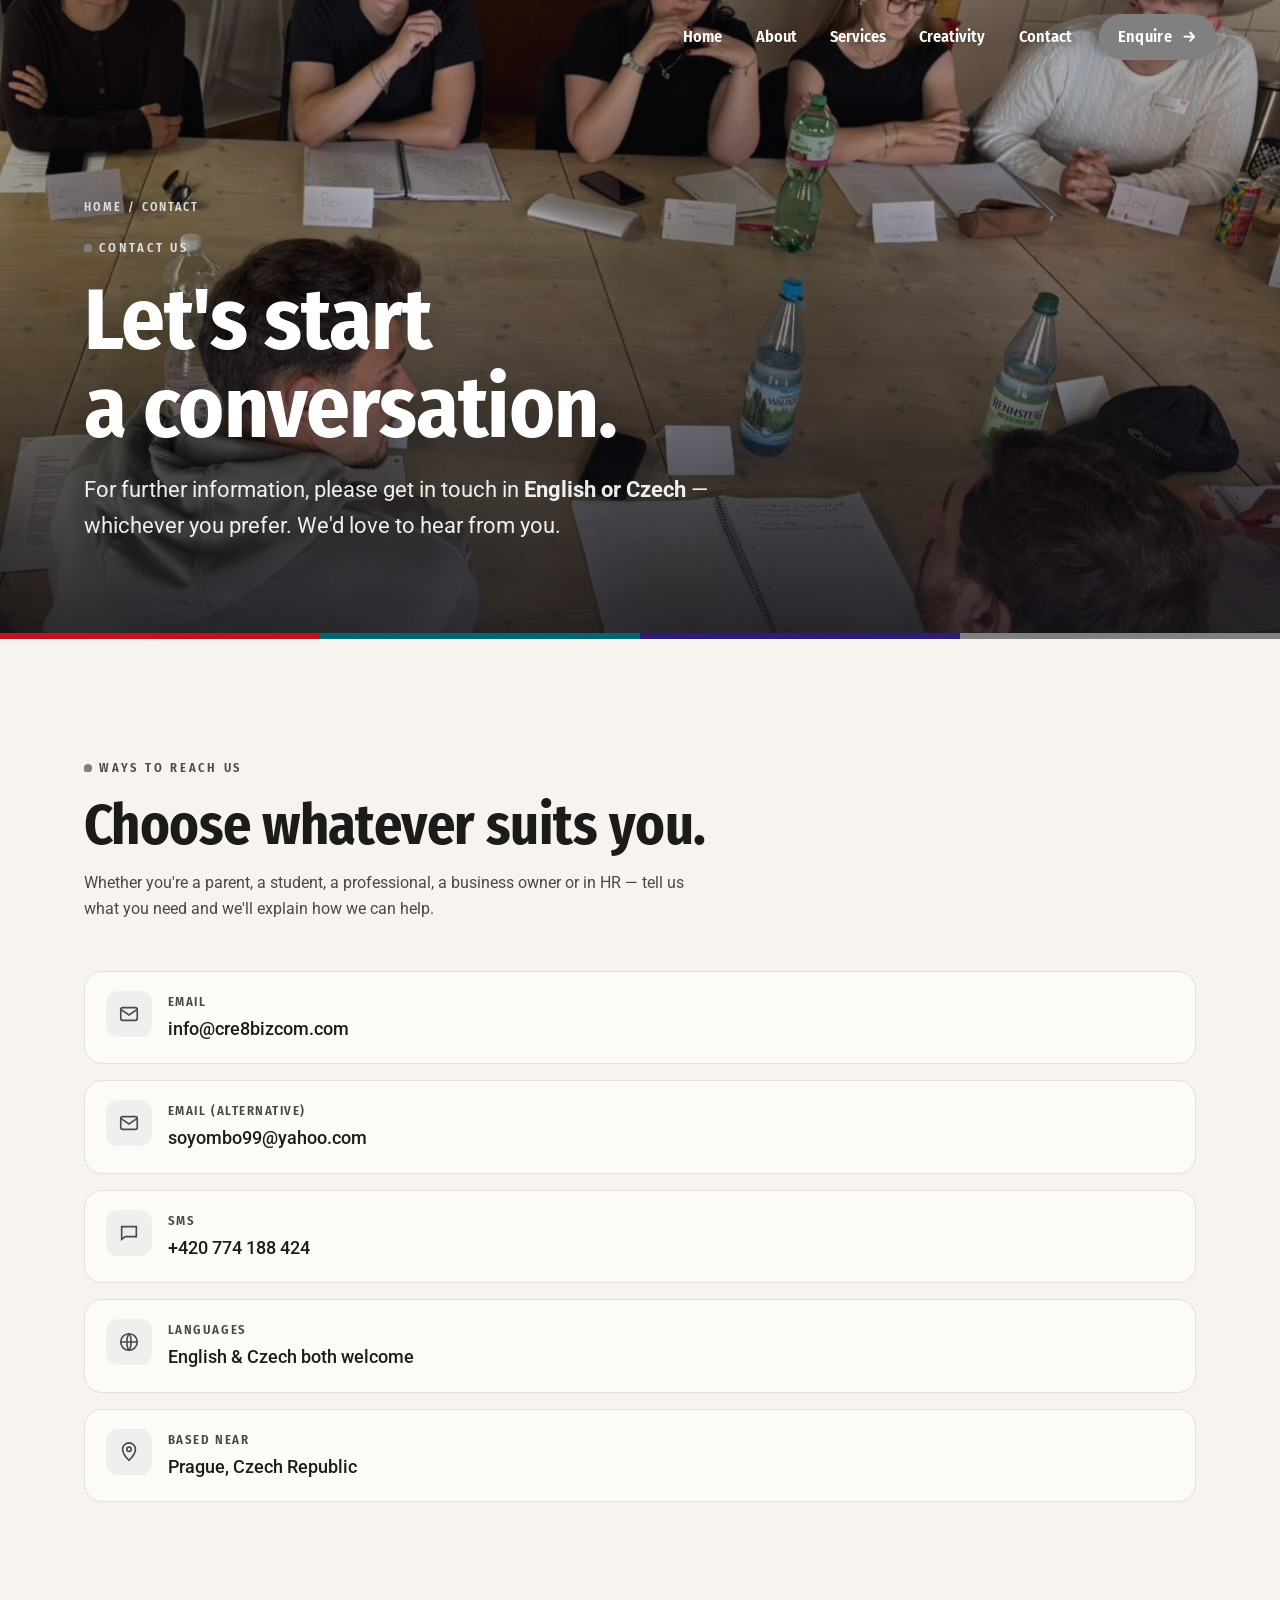
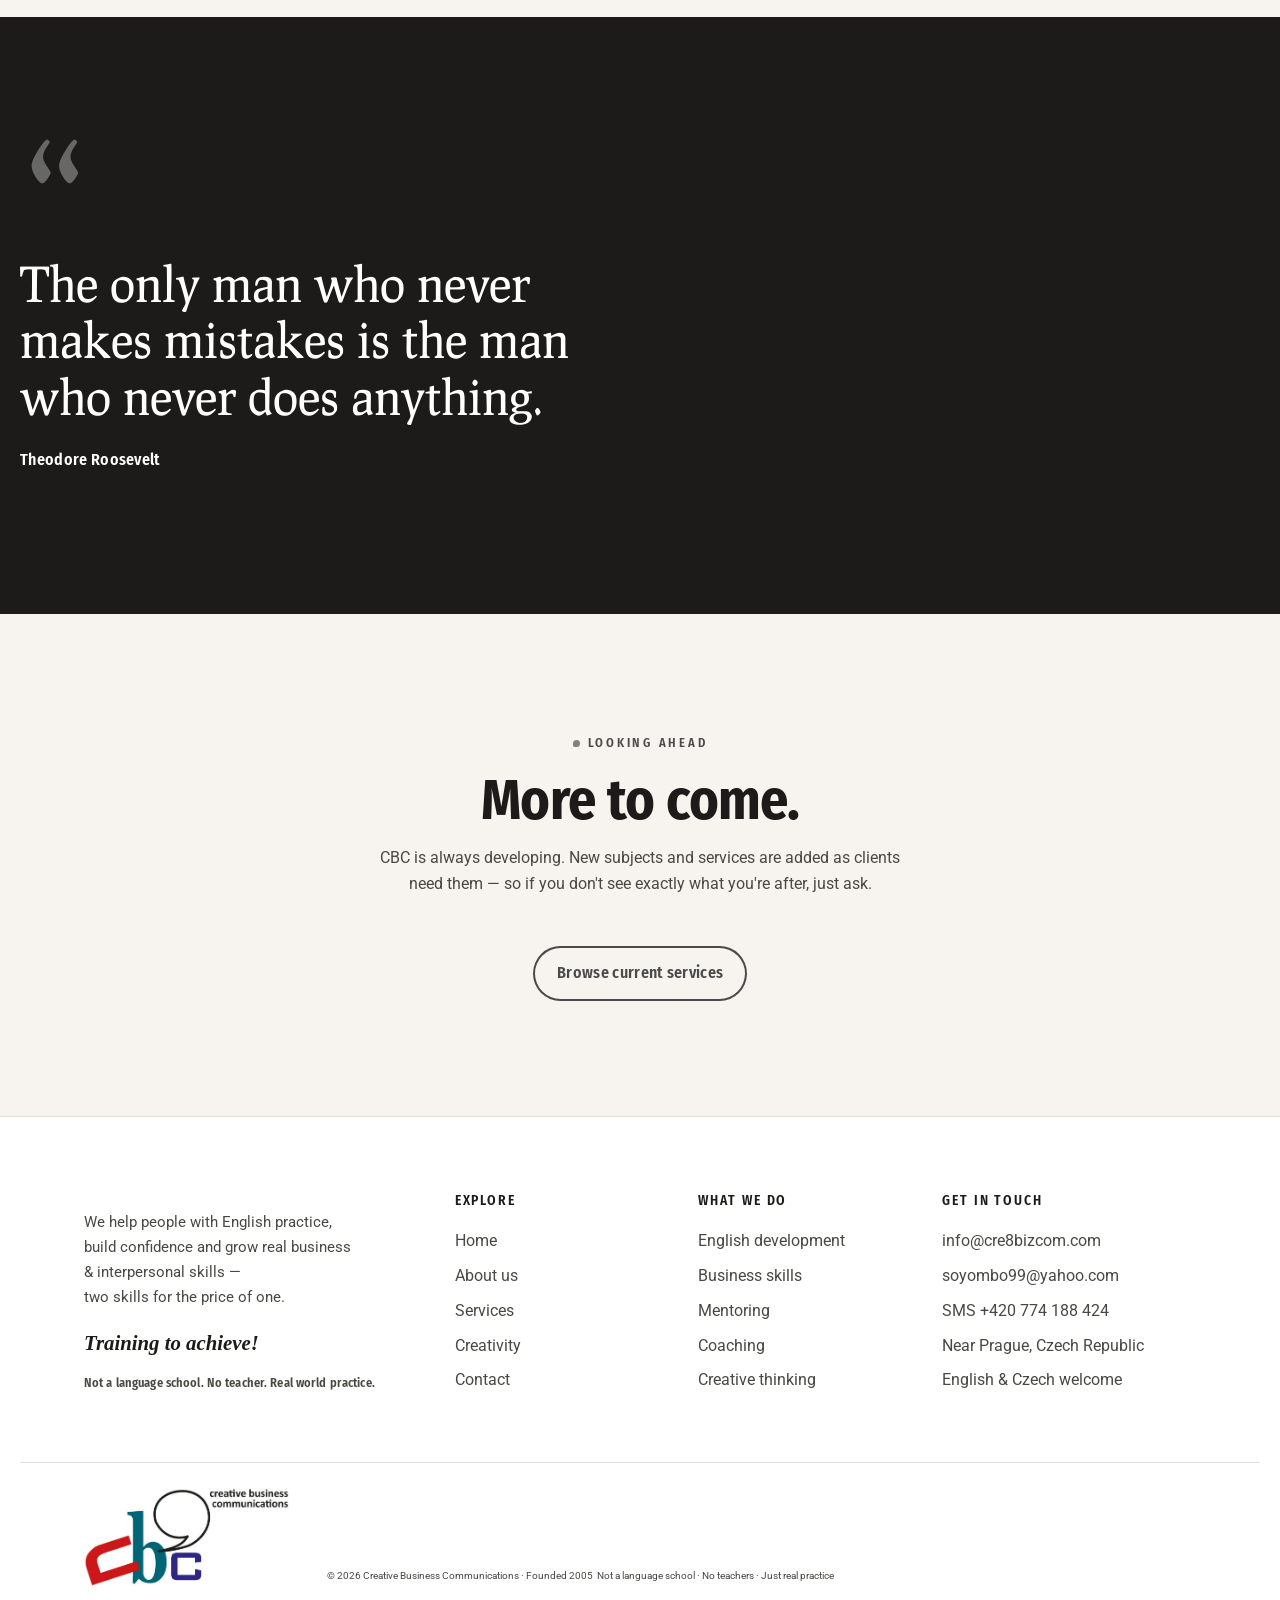
<file: contact.html>
<!DOCTYPE html>
<html lang="en">
<head>
<meta charset="utf-8">
<meta name="viewport" content="width=device-width, initial-scale=1">
<title>Contact us — Creative Business Communications</title>
<meta name="description" content="Get in touch with Creative Business Communications in English or Czech. Email info@cre8bizcom.com or soyombo99@yahoo.com, or SMS +420 774 188 424.">
<link rel="icon" href="assets/img/favicon.png">
<link rel="preconnect" href="https://fonts.googleapis.com">
<link rel="preconnect" href="https://fonts.gstatic.com" crossorigin>
<link href="https://fonts.googleapis.com/css2?family=Fira+Sans+Condensed:wght@400;500;600;700&family=Prociono&family=Roboto:wght@300;400;500;700&display=swap" rel="stylesheet">
<link rel="stylesheet" href="assets/css/style.css">
</head>
<body data-theme="contact">
<a class="skip-link" href="#main">Skip to content</a>

<header class="site-header">
  <button class="nav-toggle" aria-label="Menu" aria-expanded="false" aria-controls="nav"><span></span><span></span><span></span></button>
  <nav class="nav" id="nav" aria-label="Primary">
    <a data-c="home" href="index.html">Home<span class="dot"></span></a>
    <a data-c="about" href="about.html">About<span class="dot"></span></a>
    <a data-c="services" href="services.html">Services<span class="dot"></span></a>
    <a data-c="creativity" href="creativity.html">Creativity<span class="dot"></span></a>
    <a data-c="contact" href="contact.html" aria-current="page">Contact<span class="dot"></span></a>
    <a class="btn" href="contact.html">Enquire <span class="arrow">→</span></a>
  </nav>
</header>

<main id="main">

  <!-- HERO -->
  <section class="page-hero has-media" style="min-height:56svh">
    <div class="page-hero-bg" style="background-image:url('assets/img/large/update/starting-conversation.jpg')"></div>
    <div class="wrap">
      <div class="crumbs"><a href="index.html">Home</a> <span>/</span> <span>Contact</span></div>
      <span class="eyebrow" style="color:#e2e2e2">Contact us</span>
      <h1 class="mt-1">Let's start<br>a conversation.</h1>
      <p class="lead">For further information, please get in touch in <strong>English or Czech</strong> — whichever you prefer. We'd love to hear from you.</p>
    </div>
  </section>
  <div class="color-ribbon"></div>

  <!-- CONTACT GRID -->
  <section class="section" aria-labelledby="reach-h">
    <div class="wrap contact-grid" style="grid-template-columns:minmax(0,1fr)">

      <div class="reveal">
        <span class="eyebrow">Ways to reach us</span>
        <h2 id="reach-h" class="mt-1">Choose whatever suits you.</h2>
        <p class="muted mt-1">Whether you're a parent, a student, a professional, a business owner or in HR — tell us what you need and we'll explain how we can help.</p>

        <div class="contact-methods mt-3">
          <a class="cmethod" href="mailto:info@cre8bizcom.com">
            <span class="ic"><svg viewBox="0 0 24 24" fill="none" stroke="currentColor" stroke-width="1.8"><rect x="3" y="5" width="18" height="14" rx="2"/><path d="M3 7l9 6 9-6"/></svg></span>
            <span><span class="k">Email</span><span class="v">info@cre8bizcom.com</span></span>
          </a>
          <a class="cmethod" href="mailto:soyombo99@yahoo.com">
            <span class="ic"><svg viewBox="0 0 24 24" fill="none" stroke="currentColor" stroke-width="1.8"><rect x="3" y="5" width="18" height="14" rx="2"/><path d="M3 7l9 6 9-6"/></svg></span>
            <span><span class="k">Email (alternative)</span><span class="v">soyombo99@yahoo.com</span></span>
          </a>
          <a class="cmethod" href="sms:+420774188424">
            <span class="ic"><svg viewBox="0 0 24 24" fill="none" stroke="currentColor" stroke-width="1.8"><path d="M4 5h16v11H8l-4 3z"/></svg></span>
            <span><span class="k">SMS</span><span class="v">+420 774 188 424</span></span>
          </a>
          <div class="cmethod">
            <span class="ic"><svg viewBox="0 0 24 24" fill="none" stroke="currentColor" stroke-width="1.8"><circle cx="12" cy="12" r="9"/><path d="M3 12h18M12 3c3 3 3 15 0 18M12 3c-3 3-3 15 0 18"/></svg></span>
            <span><span class="k">Languages</span><span class="v">English &amp; Czech both welcome</span></span>
          </div>
          <div class="cmethod">
            <span class="ic"><svg viewBox="0 0 24 24" fill="none" stroke="currentColor" stroke-width="1.8"><path d="M12 21s7-6.5 7-12a7 7 0 10-14 0c0 5.5 7 12 7 12z"/><circle cx="12" cy="9" r="2.4"/></svg></span>
            <span><span class="k">Based near</span><span class="v">Prague, Czech Republic</span></span>
          </div>
        </div>
      </div>

    </div>
  </section>

  <!-- ROOSEVELT QUOTE -->
  <section class="section-sm bg-ink">
    <div class="wrap quote on-ink reveal">
      <span class="mark" style="color:#9a9a9a;opacity:.6">&ldquo;</span>
      <blockquote>The only man who never makes mistakes is the man who never does anything.</blockquote>
      <cite style="color:#fff">Theodore Roosevelt</cite>
    </div>
  </section>

  <!-- FUTURE / ANTICIPATE -->
  <section class="section">
    <div class="wrap center">
      <div class="reveal" style="max-width:60ch;margin-inline:auto">
        <span class="eyebrow" style="justify-content:center">Looking ahead</span>
        <h2 class="mt-1">More to come.</h2>
        <p class="muted mt-1" style="margin-inline:auto">CBC is always developing. New subjects and services are added as clients need them — so if you don't see exactly what you're after, just ask.</p>
        <a class="btn btn-ghost mt-3" href="services.html">Browse current services</a>
      </div>
    </div>
  </section>

</main>

<footer class="site-footer">
  <div class="wrap footer-top">
    <div class="footer-brand">
      <p>We help people with English practice, build confidence and grow real business &amp; interpersonal skills —<br>two skills for the price of one.</p>
      <div class="footer-tag">Training to achieve!</div>
      <div class="site-statement">Not a language school. No teacher. Real world practice.</div>
    </div>
    <div class="fcol"><h4>Explore</h4>
      <a href="index.html">Home</a><a href="about.html">About us</a><a href="services.html">Services</a><a href="creativity.html">Creativity</a><a href="contact.html">Contact</a>
    </div>
    <div class="fcol"><h4>What we do</h4>
      <a href="services.html">English development</a><a href="services.html">Business skills</a><a href="services.html">Mentoring</a><a href="services.html">Coaching</a><a href="creativity.html">Creative thinking</a>
    </div>
    <div class="fcol"><h4>Get in touch</h4>
      <a href="mailto:info@cre8bizcom.com">info@cre8bizcom.com</a>
      <a href="mailto:soyombo99@yahoo.com">soyombo99@yahoo.com</a>
      <a href="sms:+420774188424">SMS +420 774 188 424</a>
      <ul><li>Near Prague, Czech Republic</li><li>English &amp; Czech welcome</li></ul>
    </div>
  </div>
  <div class="wrap footer-bottom">
    <img class="footer-logo" src="assets/img/logo.jpg" alt="Creative Business Communications logo">
    <span class="footer-line">© <span id="year">2026</span> Creative Business Communications · Founded 2005&nbsp;&nbsp;Not a language school · No teachers · Just real practice</span>
  </div>
</footer>

<script src="assets/js/main.js" defer></script>
</body>
</html>
</file>
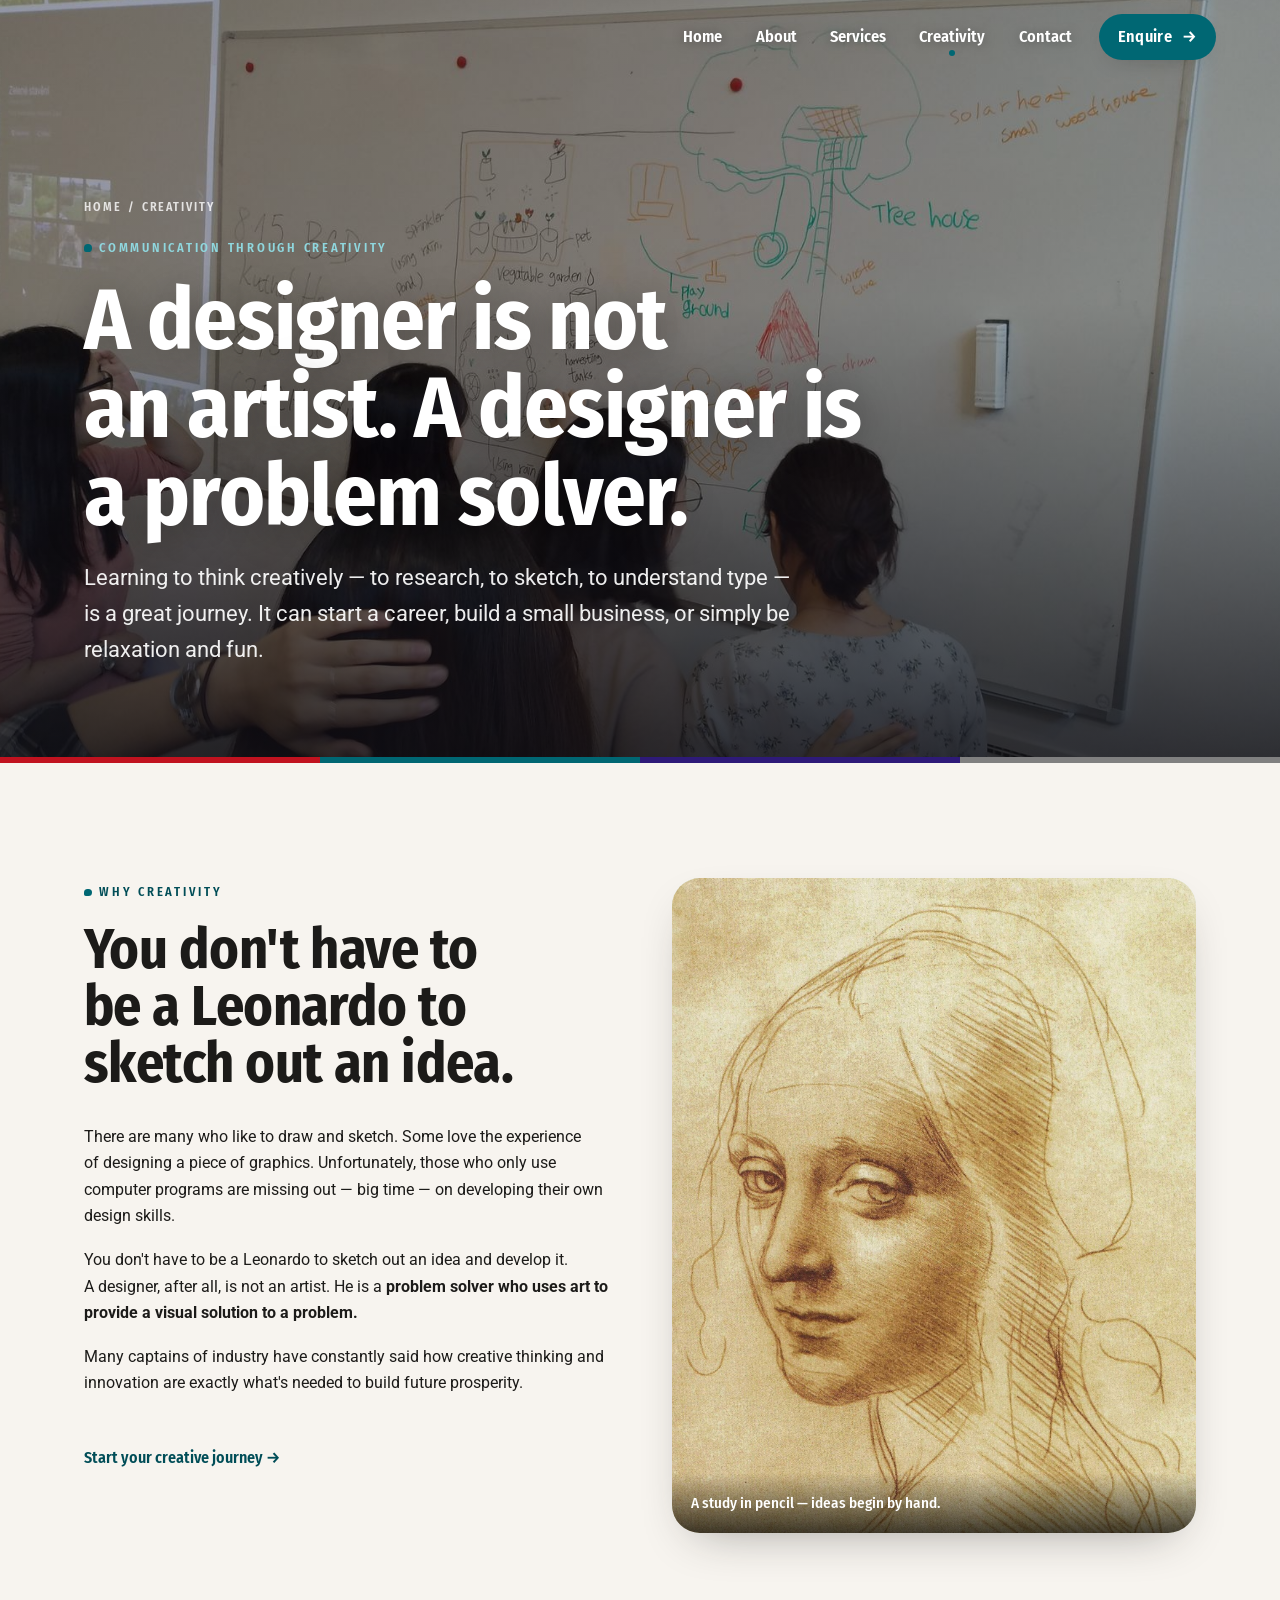
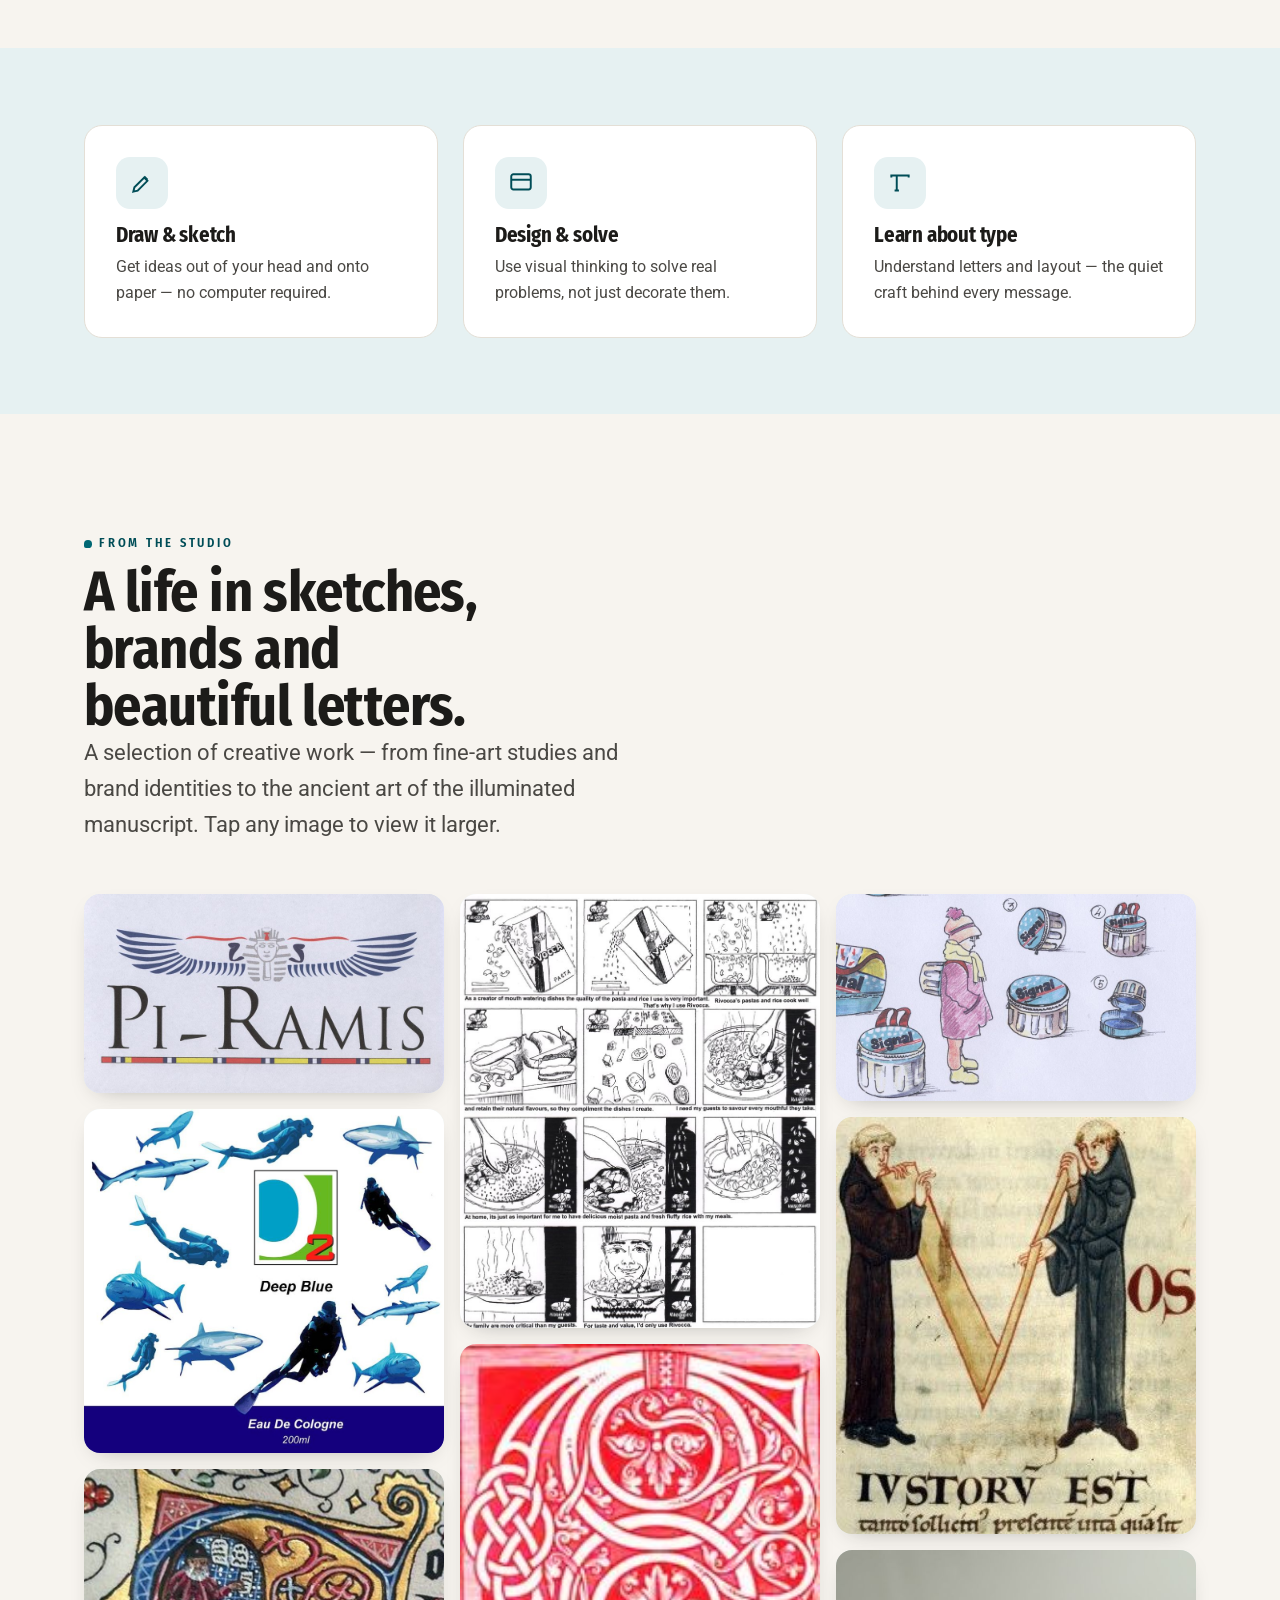
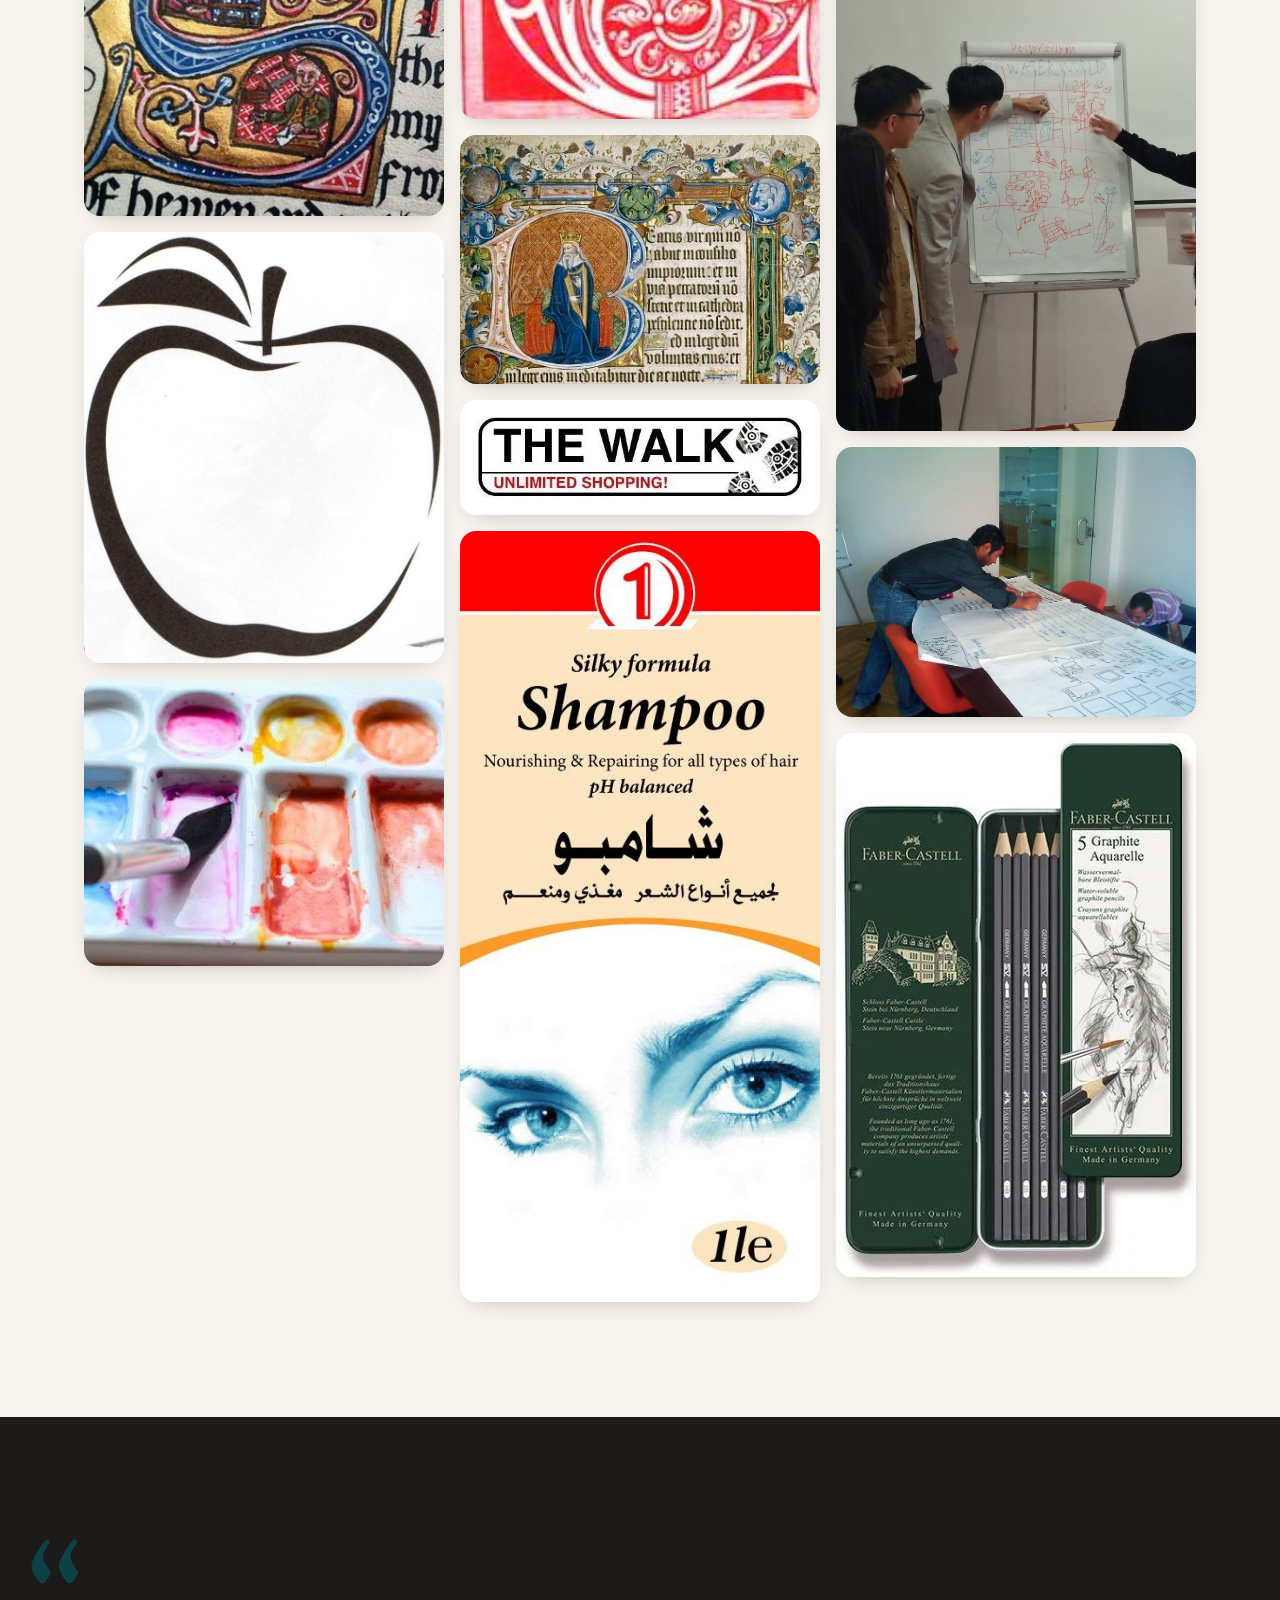
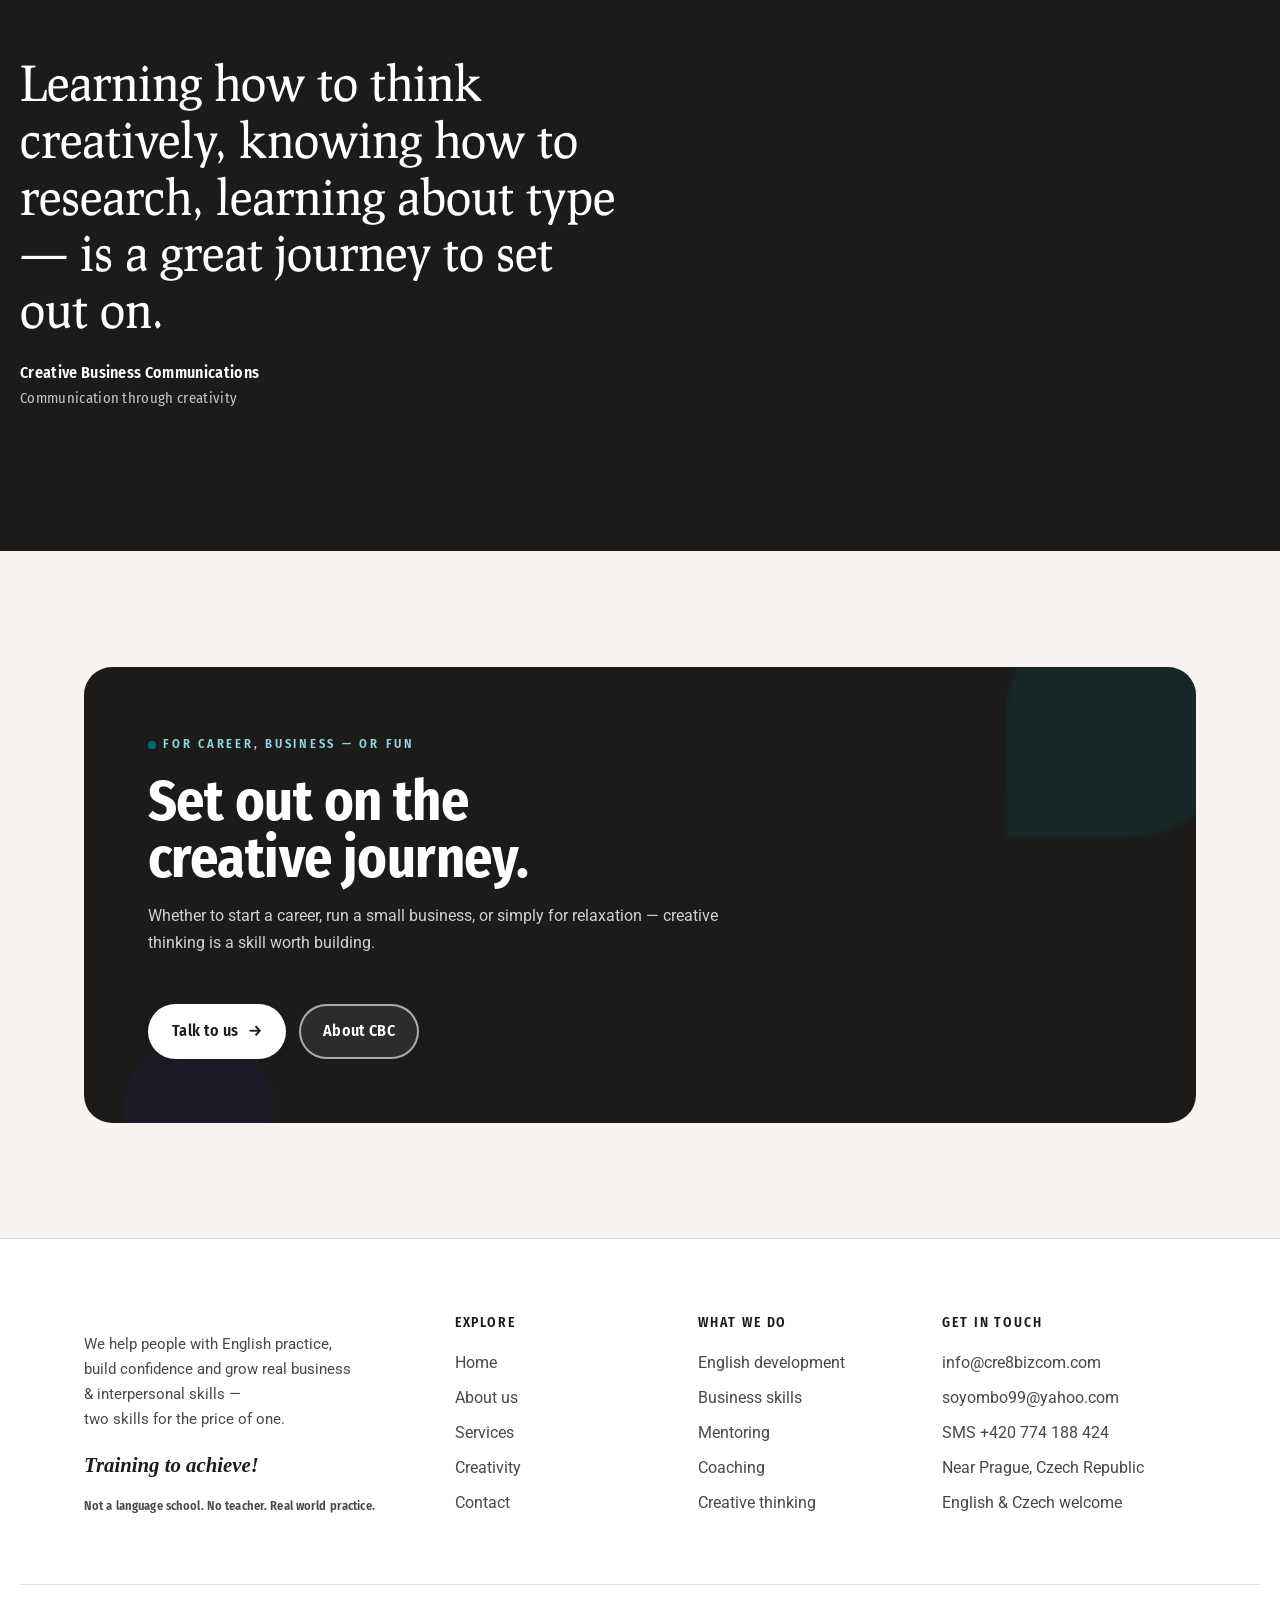
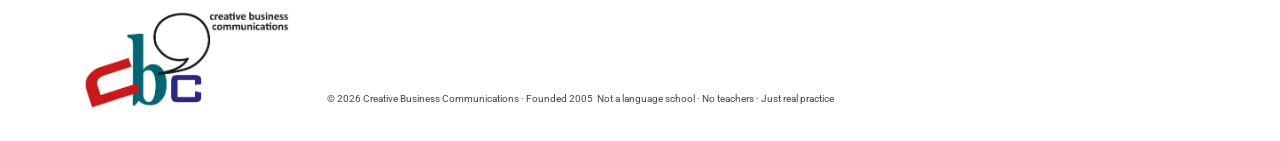
<file: creativity.html>
<!DOCTYPE html>
<html lang="en">
<head>
<meta charset="utf-8">
<meta name="viewport" content="width=device-width, initial-scale=1">
<title>Creativity — Creative Business Communications</title>
<meta name="description" content="Communication through creativity. Learn to draw, design and think — from sketching an idea to understanding type. A designer is a problem solver who uses art to find a visual solution.">
<link rel="icon" href="assets/img/favicon.png">
<link rel="preconnect" href="https://fonts.googleapis.com">
<link rel="preconnect" href="https://fonts.gstatic.com" crossorigin>
<link href="https://fonts.googleapis.com/css2?family=Fira+Sans+Condensed:wght@400;500;600;700&family=Prociono&family=Roboto:wght@300;400;500;700&display=swap" rel="stylesheet">
<link rel="stylesheet" href="assets/css/style.css">
</head>
<body data-theme="creativity">
<a class="skip-link" href="#main">Skip to content</a>

<header class="site-header">
  <button class="nav-toggle" aria-label="Menu" aria-expanded="false" aria-controls="nav"><span></span><span></span><span></span></button>
  <nav class="nav" id="nav" aria-label="Primary">
    <a data-c="home" href="index.html">Home<span class="dot"></span></a>
    <a data-c="about" href="about.html">About<span class="dot"></span></a>
    <a data-c="services" href="services.html">Services<span class="dot"></span></a>
    <a data-c="creativity" href="creativity.html" aria-current="page">Creativity<span class="dot"></span></a>
    <a data-c="contact" href="contact.html">Contact<span class="dot"></span></a>
    <a class="btn" href="contact.html">Enquire <span class="arrow">→</span></a>
  </nav>
</header>

<main id="main">

  <!-- HERO -->
  <section class="page-hero has-media">
    <div class="page-hero-bg" style="background-image:url('assets/img/large/creative-13.jpg')"></div>
    <div class="wrap">
      <div class="crumbs"><a href="index.html">Home</a> <span>/</span> <span>Creativity</span></div>
      <span class="eyebrow" style="color:#8fd7de">Communication through creativity</span>
      <h1 class="mt-1">A designer is not an artist. A designer is<br>a problem solver.</h1>
      <p class="lead">Learning to think creatively — to research, to sketch, to understand type — is a great journey. It can start a career, build a small business, or simply be relaxation and fun.</p>
    </div>
  </section>
  <div class="color-ribbon"></div>

  <!-- INTRO -->
  <section class="section" aria-labelledby="intro-h">
    <div class="wrap two-col top">
      <div class="reveal">
        <span class="eyebrow">Why creativity</span>
        <h2 id="intro-h" class="mt-1">You don't have to be a Leonardo to sketch out an idea.</h2>
        <div class="prose mt-2">
          <p>There are many who like to draw and sketch. Some love the experience of designing a piece of graphics. Unfortunately, those who only use computer programs are missing out — big time — on developing their own design skills.</p>
          <p>You don't have to be a Leonardo to sketch out an idea and develop it. A designer, after all, is not an artist. He is a <strong>problem solver who uses art to provide a visual solution to a problem.</strong></p>
          <p>Many captains of industry have constantly said how creative thinking and innovation are exactly what's needed to build future prosperity.</p>
        </div>
        <a class="link-arrow mt-3" href="contact.html">Start your creative journey →</a>
      </div>
      <div class="reveal d1">
        <div class="figure tall">
          <img src="assets/img/large/update/leonardo-sketch.jpg" alt="A Leonardo-inspired pencil sketch">
          <div class="figcap">A study in pencil — ideas begin by hand.</div>
        </div>
      </div>
    </div>
  </section>

  <!-- THREE PILLARS -->
  <section class="section-sm bg-tint">
    <div class="wrap">
      <div class="cards">
        <div class="card reveal" style="background:#fff">
          <div class="card-ic"><svg viewBox="0 0 24 24" fill="none" stroke="currentColor" stroke-width="1.8"><path d="M4 20l4-1 9-9-3-3-9 9-1 4z"/><path d="M14 6l3 3"/></svg></div>
          <h3>Draw &amp; sketch</h3><p>Get ideas out of your head and onto paper — no computer required.</p>
        </div>
        <div class="card reveal d1" style="background:#fff">
          <div class="card-ic"><svg viewBox="0 0 24 24" fill="none" stroke="currentColor" stroke-width="1.8"><rect x="3" y="4" width="18" height="14" rx="2"/><path d="M3 9h18"/></svg></div>
          <h3>Design &amp; solve</h3><p>Use visual thinking to solve real problems, not just decorate them.</p>
        </div>
        <div class="card reveal d2" style="background:#fff">
          <div class="card-ic"><svg viewBox="0 0 24 24" fill="none" stroke="currentColor" stroke-width="1.8"><path d="M4 7V5h16v2M9 5v14M7 19h4"/></svg></div>
          <h3>Learn about type</h3><p>Understand letters and layout — the quiet craft behind every message.</p>
        </div>
      </div>
    </div>
  </section>

  <!-- GALLERY -->
  <section class="section" aria-labelledby="gal-h">
    <div class="wrap">
      <div class="section-head reveal">
        <span class="eyebrow">From the studio</span>
        <h2 id="gal-h">A life in sketches, brands and beautiful letters.</h2>
        <p class="lead">A selection of creative work — from fine-art studies and brand identities to the ancient art of the illuminated manuscript. Tap any image to view it larger.</p>
      </div>

      <div class="gallery reveal">
        <div class="g-item" data-lightbox data-full="assets/img/large/creative-5.jpg" data-cap="Pi-Ramis — a brand identity with an Egyptian soul.">
          <img src="assets/img/med/creative-5.jpg" alt="Pi-Ramis logo with a winged Egyptian scarab motif" loading="lazy">
          <div class="g-cap">Pi-Ramis — brand identity</div></div>

        <div class="g-item" data-lightbox data-full="assets/img/large/creative-2.jpg" data-cap="Deep Blue — a fragrance concept and packaging design.">
          <img src="assets/img/med/creative-2.jpg" alt="Deep Blue cologne packaging concept with sharks and divers" loading="lazy">
          <div class="g-cap">Deep Blue — packaging concept</div></div>

        <div class="g-item" data-lightbox data-full="assets/img/large/creative-12.jpg" data-cap="A gilded initial with scribes — the art of the illuminated manuscript.">
          <img src="assets/img/med/creative-12.jpg" alt="Gilded medieval illuminated initial featuring two scribes" loading="lazy">
          <div class="g-cap">Illuminated initial — the scribes</div></div>

        <div class="g-item" data-lightbox data-full="assets/img/large/creative-4.jpg" data-cap="An apple, reduced to its essence — the discipline of the logo.">
          <img src="assets/img/med/creative-4.jpg" alt="A bold black outline drawing of an apple" loading="lazy">
          <div class="g-cap">Apple — logo study</div></div>

        <div class="g-item" data-lightbox data-full="assets/img/large/creative-7.jpg" data-cap="A working watercolour palette — colour, mixed by hand.">
          <img src="assets/img/med/creative-7.jpg" alt="A watercolour palette with a brush and mixed colours" loading="lazy">
          <div class="g-cap">The palette</div></div>

        <div class="g-item" data-lightbox data-full="assets/img/large/creative-8.jpg" data-cap="Storyboarding an idea, frame by frame.">
          <img src="assets/img/med/creative-8.jpg" alt="A hand-drawn storyboard sequence about food" loading="lazy">
          <div class="g-cap">Storyboard — idea in frames</div></div>

        <div class="g-item" data-lightbox data-full="assets/img/large/creative-6.jpg" data-cap="An illuminated initial — the craft of decorative lettering.">
          <img src="assets/img/med/creative-6.jpg" alt="An ornate red Celtic illuminated letter" loading="lazy">
          <div class="g-cap">Decorative lettering</div></div>

        <div class="g-item" data-lightbox data-full="assets/img/large/creative-9.jpg" data-cap="A medieval illuminated manuscript page.">
          <img src="assets/img/med/creative-9.jpg" alt="A medieval illuminated manuscript page with a decorated initial B" loading="lazy">
          <div class="g-cap">Manuscript page</div></div>

        <div class="g-item" data-lightbox data-full="assets/img/large/creative-14.jpg" data-cap="The Walk — a retail identity, on foot.">
          <img src="assets/img/med/creative-14.jpg" alt="The Walk logo with a footprint and the words Unlimited Shopping" loading="lazy">
          <div class="g-cap">The Walk — retail identity</div></div>

        <div class="g-item" data-lightbox data-full="assets/img/large/creative-10.jpg" data-cap="Shampoo packaging — bilingual brand design.">
          <img src="assets/img/med/creative-10.jpg" alt="Bilingual shampoo packaging design with a pair of eyes" loading="lazy">
          <div class="g-cap">Shampoo — pack design</div></div>

        <div class="g-item" data-lightbox data-full="assets/img/large/creative-11.jpg" data-cap="Signal — packaging concept sketches.">
          <img src="assets/img/med/creative-11.jpg" alt="Signal toothpaste packaging concept sketches" loading="lazy">
          <div class="g-cap">Signal — concept sketches</div></div>

        <div class="g-item" data-lightbox data-full="assets/img/large/creative-15.jpg" data-cap="Two figures form a letter — manuscript illumination.">
          <img src="assets/img/med/creative-15.jpg" alt="Illuminated manuscript where two monks form the letter V" loading="lazy">
          <div class="g-cap">Letters, brought to life</div></div>

        <div class="g-item" data-lightbox data-full="assets/img/large/creative-3.jpg" data-cap="Brainstorming a plan on the flip chart.">
          <img src="assets/img/med/creative-3.jpg" alt="People working out a diagram on a flip chart in red marker" loading="lazy">
          <div class="g-cap">Thinking it through</div></div>

        <div class="g-item" data-lightbox data-full="assets/img/large/rest-32.jpg" data-cap="Laying out ideas at scale.">
          <img src="assets/img/med/rest-32.jpg" alt="A designer working on large layout sheets across a table" loading="lazy">
          <div class="g-cap">Layouts, at scale</div></div>

        <div class="g-item" data-lightbox data-full="assets/img/large/creative-16.jpg" data-cap="Faber-Castell graphite — the tools of the trade.">
          <img src="assets/img/med/creative-16.jpg" alt="A tin of Faber-Castell graphite Aquarelle pencils" loading="lazy">
          <div class="g-cap">The tools of the trade</div></div>
      </div>
    </div>
  </section>

  <!-- QUOTE -->
  <section class="section-sm bg-ink">
    <div class="wrap quote on-ink reveal">
      <span class="mark" style="color:var(--teal);opacity:.5">&ldquo;</span>
      <blockquote>Learning how to think creatively, knowing how to research, learning about type — is a great journey to set out on.</blockquote>
      <cite style="color:#fff">Creative Business Communications<span>Communication through creativity</span></cite>
    </div>
  </section>

  <!-- CTA -->
  <section class="section">
    <div class="wrap">
      <div class="cta-band reveal">
        <span class="bubble" style="width:240px;height:240px;background:var(--teal);right:-50px;top:-70px"></span>
        <span class="bubble" style="width:150px;height:150px;background:var(--indigo);left:40px;bottom:-60px"></span>
        <div style="position:relative;z-index:2">
          <span class="eyebrow" style="color:#8fd7de">For career, business — or fun</span>
          <h2 class="mt-1">Set out on the creative journey.</h2>
          <p>Whether to start a career, run a small business, or simply for relaxation — creative thinking is a skill worth building.</p>
          <div class="hero-cta mt-3">
            <a class="btn btn-light" href="contact.html">Talk to us <span class="arrow">→</span></a>
            <a class="btn btn-outline" href="about.html">About CBC</a>
          </div>
        </div>
      </div>
    </div>
  </section>

</main>

<footer class="site-footer">
  <div class="wrap footer-top">
    <div class="footer-brand">
      <p>We help people with English practice, build confidence and grow real business &amp; interpersonal skills —<br>two skills for the price of one.</p>
      <div class="footer-tag">Training to achieve!</div>
      <div class="site-statement">Not a language school. No teacher. Real world practice.</div>
    </div>
    <div class="fcol"><h4>Explore</h4>
      <a href="index.html">Home</a><a href="about.html">About us</a><a href="services.html">Services</a><a href="creativity.html">Creativity</a><a href="contact.html">Contact</a>
    </div>
    <div class="fcol"><h4>What we do</h4>
      <a href="services.html">English development</a><a href="services.html">Business skills</a><a href="services.html">Mentoring</a><a href="services.html">Coaching</a><a href="creativity.html">Creative thinking</a>
    </div>
    <div class="fcol"><h4>Get in touch</h4>
      <a href="mailto:info@cre8bizcom.com">info@cre8bizcom.com</a>
      <a href="mailto:soyombo99@yahoo.com">soyombo99@yahoo.com</a>
      <a href="sms:+420774188424">SMS +420 774 188 424</a>
      <ul><li>Near Prague, Czech Republic</li><li>English &amp; Czech welcome</li></ul>
    </div>
  </div>
  <div class="wrap footer-bottom">
    <img class="footer-logo" src="assets/img/logo.jpg" alt="Creative Business Communications logo">
    <span class="footer-line">© <span id="year">2026</span> Creative Business Communications · Founded 2005&nbsp;&nbsp;Not a language school · No teachers · Just real practice</span>
  </div>
</footer>

<script src="assets/js/main.js" defer></script>
</body>
</html>
</file>
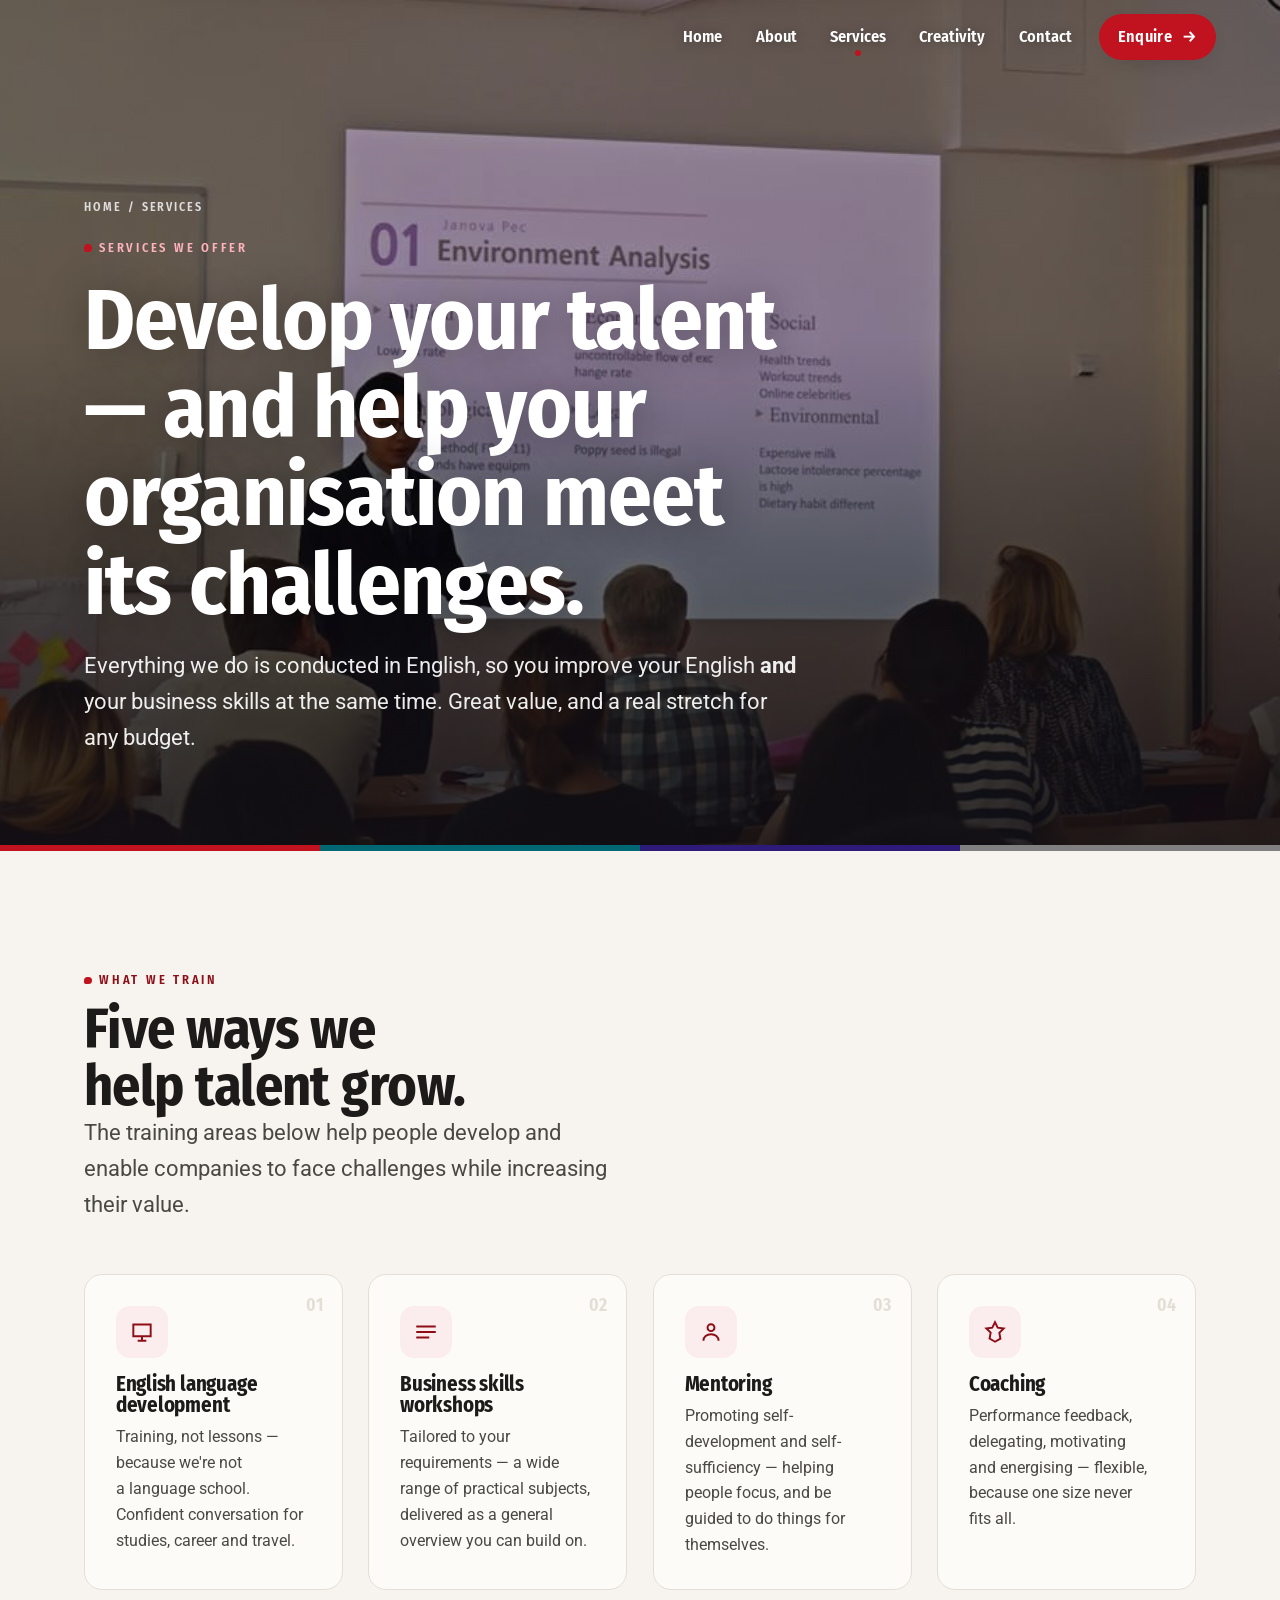
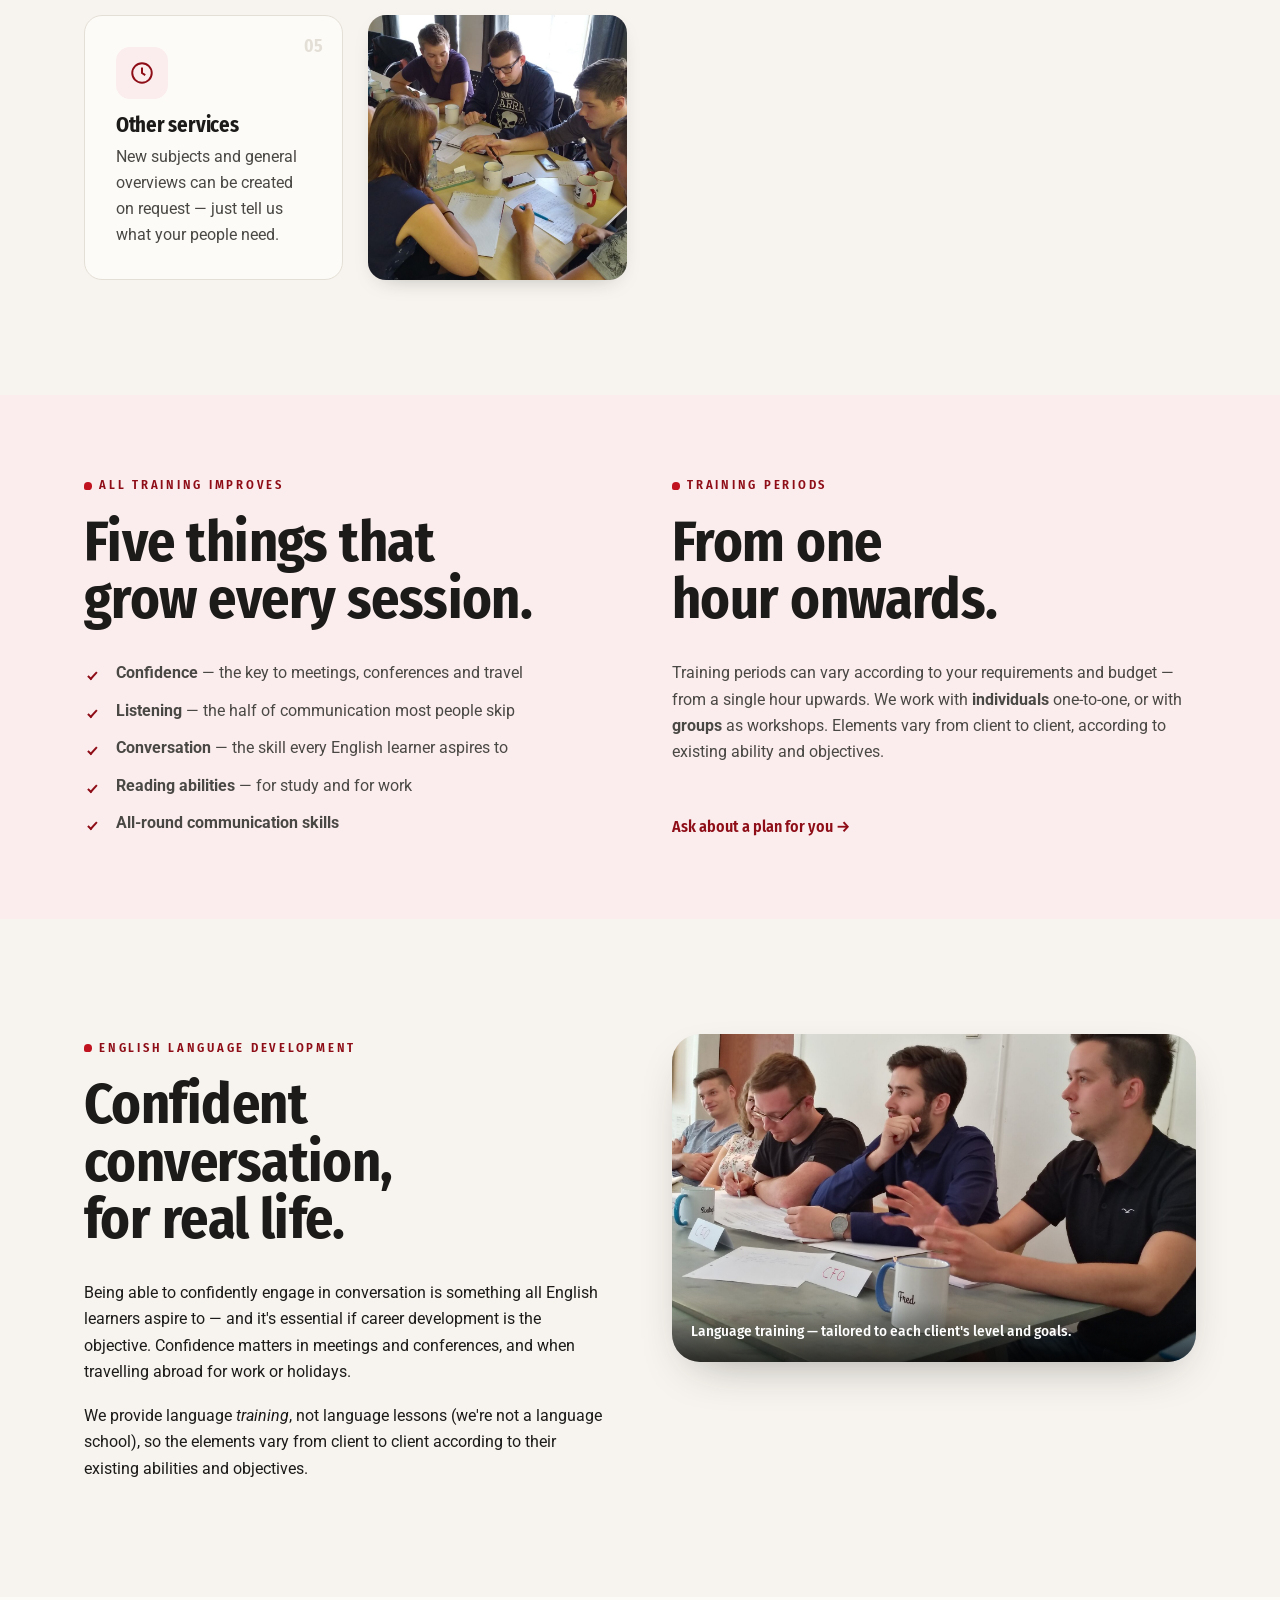
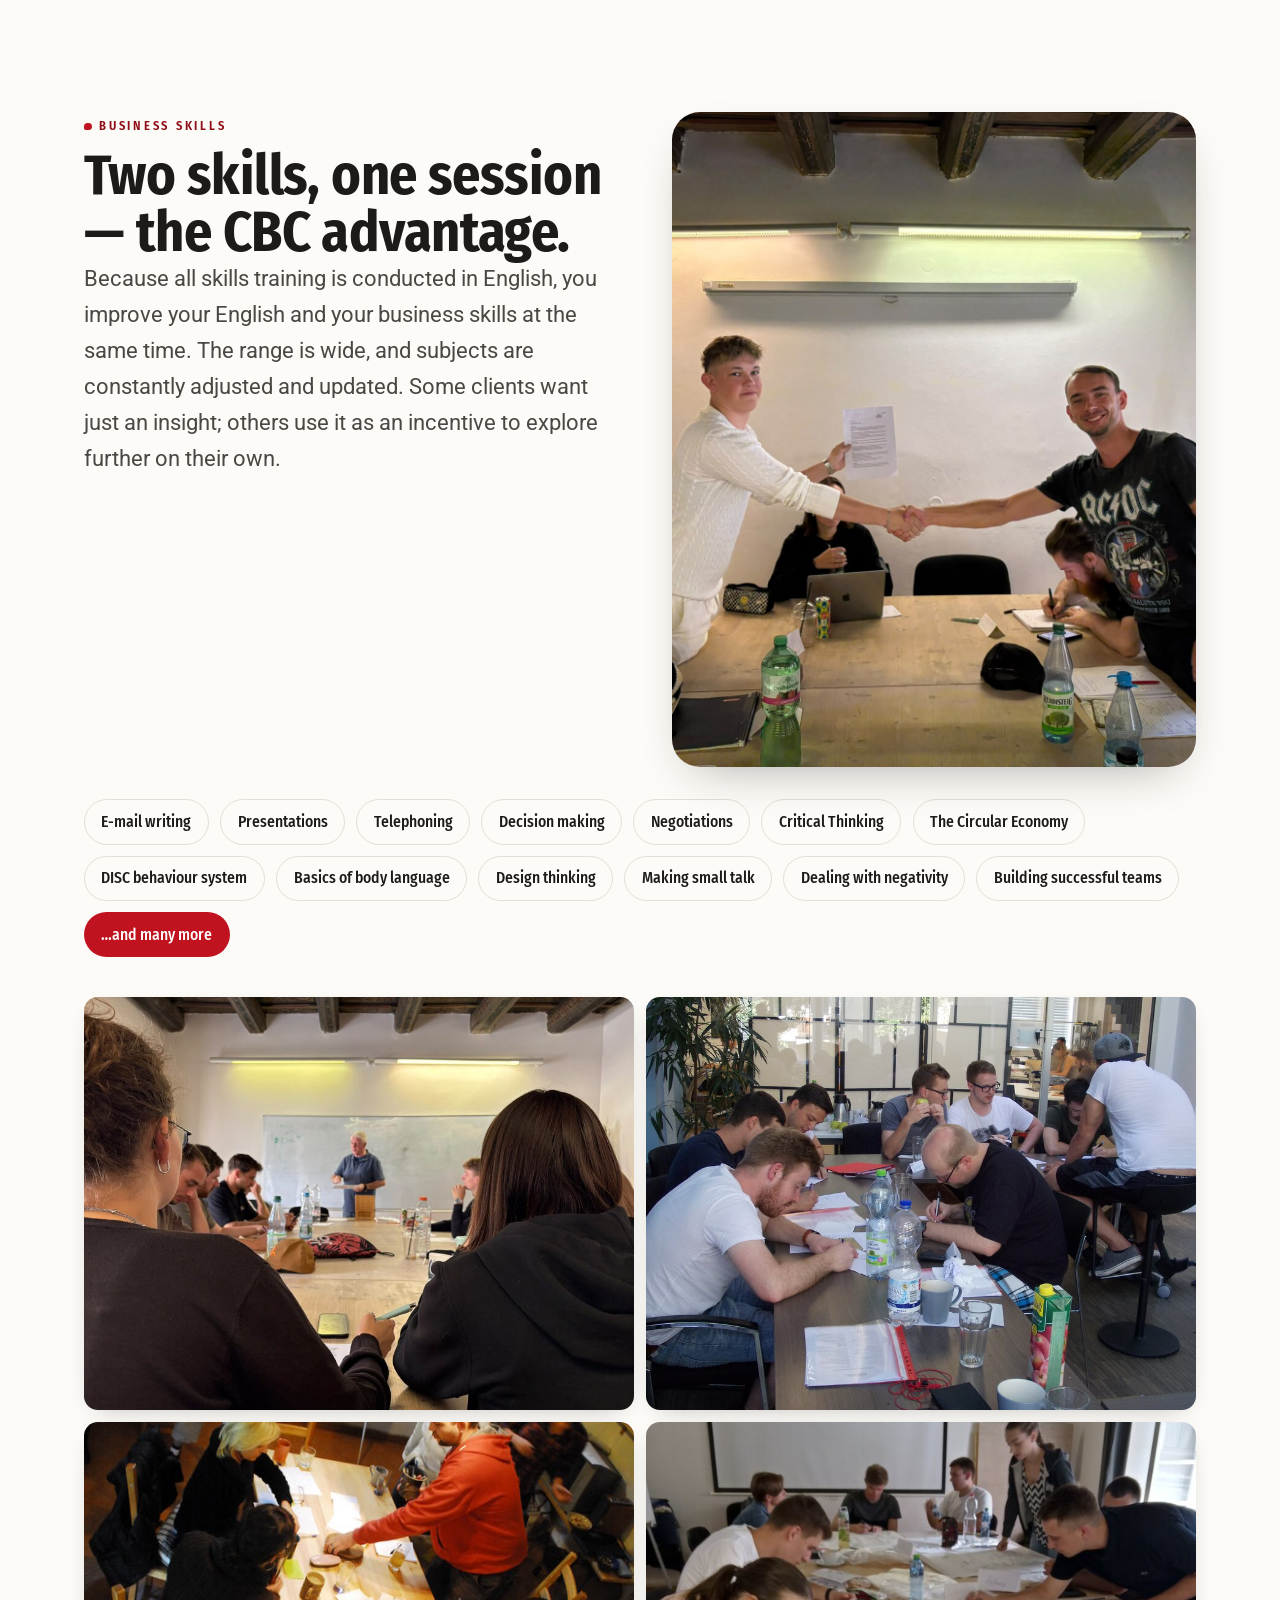
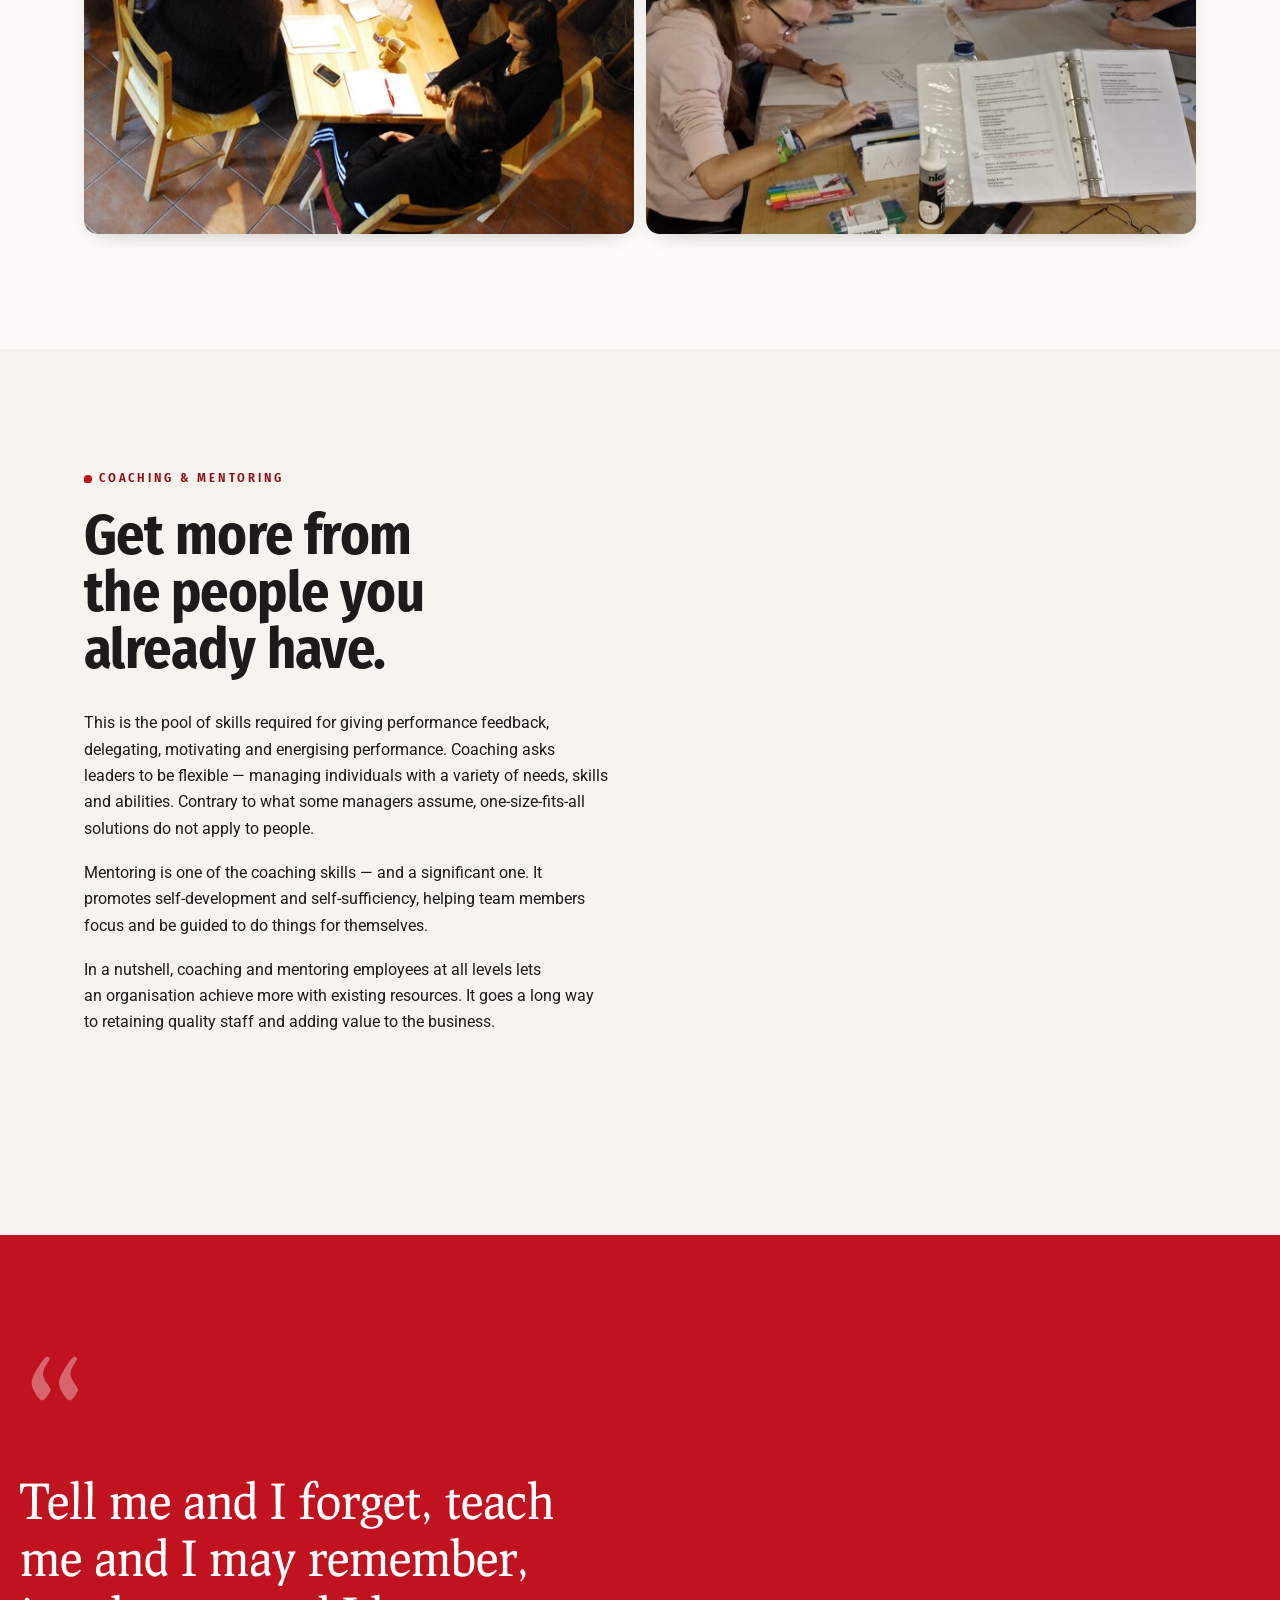
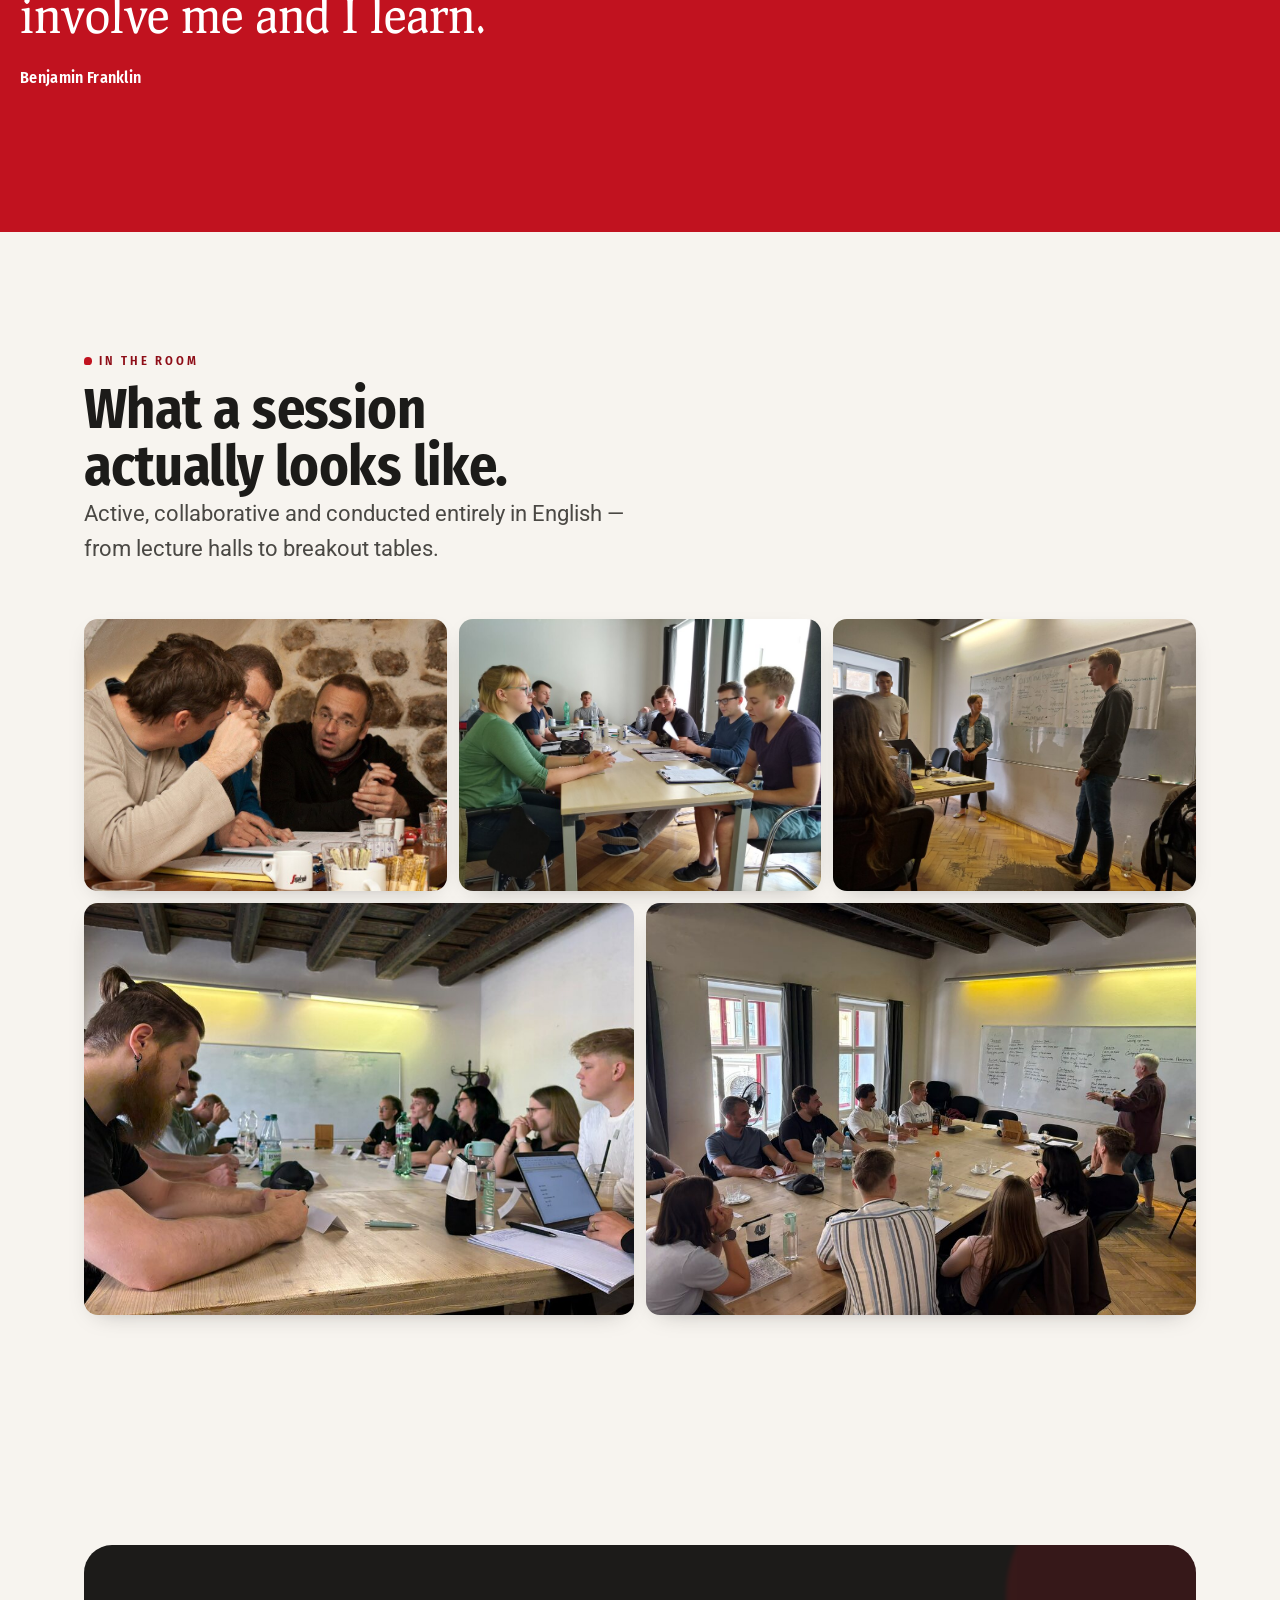
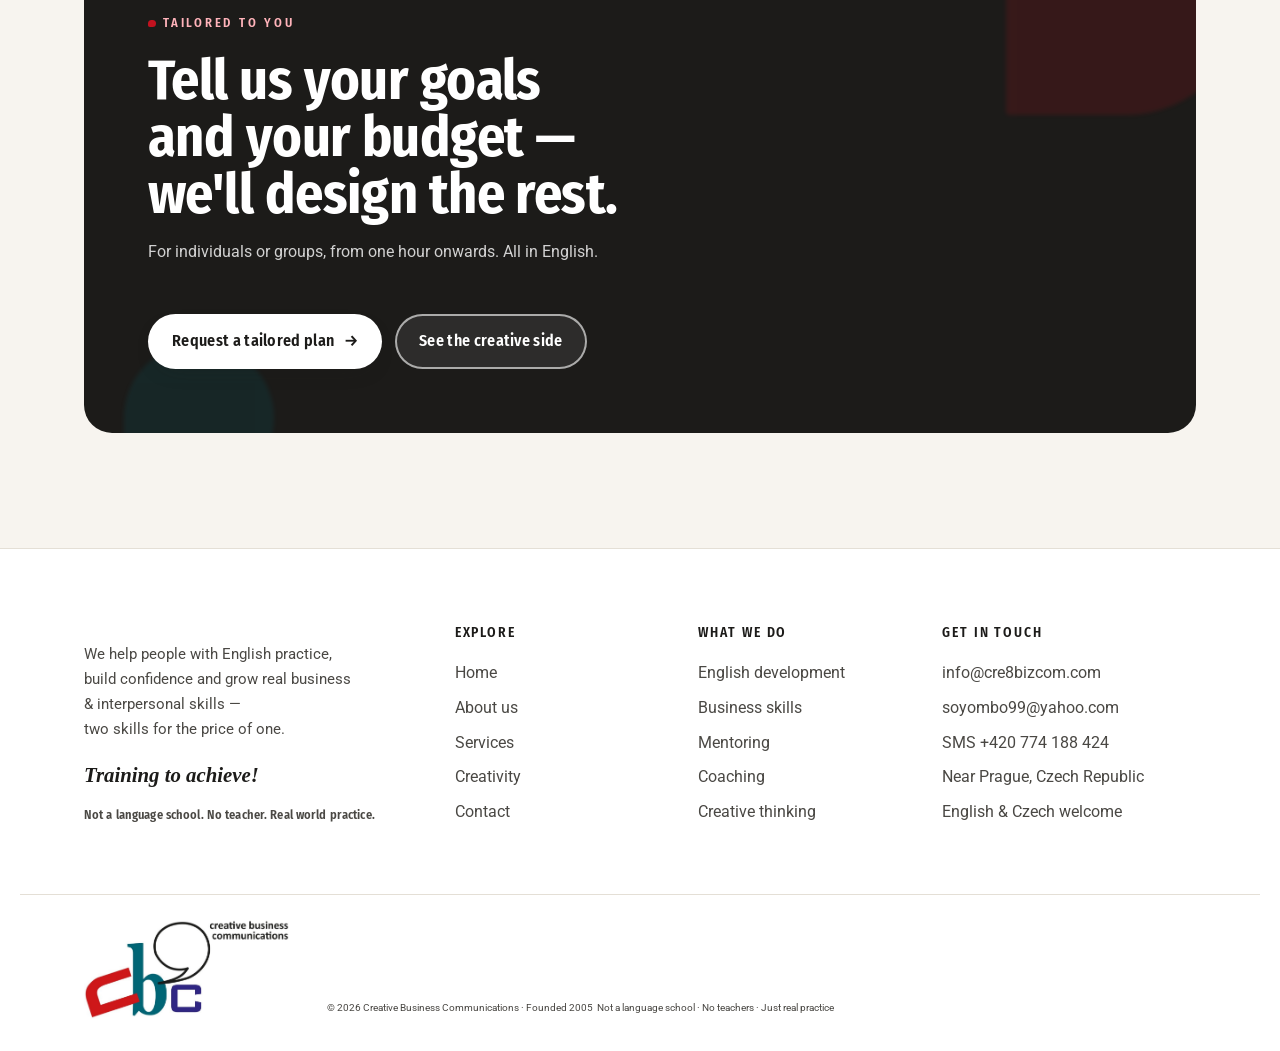
<file: services.html>
<!DOCTYPE html>
<html lang="en">
<head>
<meta charset="utf-8">
<meta name="viewport" content="width=device-width, initial-scale=1">
<title>Services we offer — Creative Business Communications</title>
<meta name="description" content="English language development, tailored business-skills workshops, mentoring and coaching — all conducted in English, so you improve two skills at once. From one hour onwards, for individuals or groups.">
<link rel="icon" href="assets/img/favicon.png">
<link rel="preconnect" href="https://fonts.googleapis.com">
<link rel="preconnect" href="https://fonts.gstatic.com" crossorigin>
<link href="https://fonts.googleapis.com/css2?family=Fira+Sans+Condensed:wght@400;500;600;700&family=Prociono&family=Roboto:wght@300;400;500;700&display=swap" rel="stylesheet">
<link rel="stylesheet" href="assets/css/style.css">
</head>
<body data-theme="services">
<a class="skip-link" href="#main">Skip to content</a>

<header class="site-header">
  <button class="nav-toggle" aria-label="Menu" aria-expanded="false" aria-controls="nav"><span></span><span></span><span></span></button>
  <nav class="nav" id="nav" aria-label="Primary">
    <a data-c="home" href="index.html">Home<span class="dot"></span></a>
    <a data-c="about" href="about.html">About<span class="dot"></span></a>
    <a data-c="services" href="services.html" aria-current="page">Services<span class="dot"></span></a>
    <a data-c="creativity" href="creativity.html">Creativity<span class="dot"></span></a>
    <a data-c="contact" href="contact.html">Contact<span class="dot"></span></a>
    <a class="btn" href="contact.html">Enquire <span class="arrow">→</span></a>
  </nav>
</header>

<main id="main">

  <!-- HERO -->
  <section class="page-hero has-media">
    <div class="page-hero-bg" style="background-image:url('assets/img/large/rest-5.jpg')"></div>
    <div class="wrap">
      <div class="crumbs"><a href="index.html">Home</a> <span>/</span> <span>Services</span></div>
      <span class="eyebrow" style="color:#ffb3ba">Services we offer</span>
      <h1 class="mt-1">Develop your talent — and help your organisation meet its challenges.</h1>
      <p class="lead">Everything we do is conducted in English, so you improve your English <strong>and</strong> your business skills at the same time. Great value, and a real stretch for any budget.</p>
    </div>
  </section>
  <div class="color-ribbon"></div>

  <!-- TRAINING AREAS -->
  <section class="section" aria-labelledby="areas-h">
    <div class="wrap">
      <div class="section-head reveal">
        <span class="eyebrow">What we train</span>
        <h2 id="areas-h">Five ways we help talent grow.</h2>
        <p class="lead">The training areas below help people develop and enable companies to face challenges while increasing their value.</p>
      </div>
      <div class="cards">
        <div class="card reveal"><span class="card-no">01</span>
          <div class="card-ic"><svg viewBox="0 0 24 24" fill="none" stroke="currentColor" stroke-width="1.8"><path d="M4 5h16v11H4z"/><path d="M8 20h8M12 16v4"/></svg></div>
          <h3>English language development</h3>
          <p>Training, not lessons — because we're not a language school. Confident conversation for studies, career and travel.</p>
        </div>
        <div class="card reveal d1"><span class="card-no">02</span>
          <div class="card-ic"><svg viewBox="0 0 24 24" fill="none" stroke="currentColor" stroke-width="1.8"><path d="M3 7h18M3 12h18M3 17h12"/></svg></div>
          <h3>Business skills workshops</h3>
          <p>Tailored to your requirements — a wide range of practical subjects, delivered as a general overview you can build on.</p>
        </div>
        <div class="card reveal d2"><span class="card-no">03</span>
          <div class="card-ic"><svg viewBox="0 0 24 24" fill="none" stroke="currentColor" stroke-width="1.8"><circle cx="12" cy="8" r="3.2"/><path d="M5 20c0-3.5 3-6 7-6s7 2.5 7 6"/></svg></div>
          <h3>Mentoring</h3>
          <p>Promoting self-development and self-sufficiency — helping people focus, and be guided to do things for themselves.</p>
        </div>
        <div class="card reveal d3"><span class="card-no">04</span>
          <div class="card-ic"><svg viewBox="0 0 24 24" fill="none" stroke="currentColor" stroke-width="1.8"><path d="M12 3l2.5 5 5.5.8-4 3.9 1 5.5L12 21l-5-2.9 1-5.5-4-3.9L9.5 8z"/></svg></div>
          <h3>Coaching</h3>
          <p>Performance feedback, delegating, motivating and energising — flexible, because one size never fits all.</p>
        </div>
        <div class="card reveal d4"><span class="card-no">05</span>
          <div class="card-ic"><svg viewBox="0 0 24 24" fill="none" stroke="currentColor" stroke-width="1.8"><circle cx="12" cy="12" r="9"/><path d="M12 7v5l3 2"/></svg></div>
          <h3>Other services</h3>
          <p>New subjects and general overviews can be created on request — just tell us what your people need.</p>
        </div>
        <div class="card-photo"><img src="assets/img/large/update/planning-strategy-b.jpg" alt="Participants planning a strategy"></div>
      </div>
    </div>
  </section>

  <!-- BENEFITS + TRAINING PERIODS -->
  <section class="section-sm bg-tint">
    <div class="wrap two-col top">
      <div class="reveal">
        <span class="eyebrow">All training improves</span>
        <h2 class="mt-1">Five things that grow every session.</h2>
        <ul class="ticks mt-2">
          <li><strong>Confidence</strong> — the key to meetings, conferences and travel</li>
          <li><strong>Listening</strong> — the half of communication most people skip</li>
          <li><strong>Conversation</strong> — the skill every English learner aspires to</li>
          <li><strong>Reading abilities</strong> — for study and for work</li>
          <li><strong>All-round communication skills</strong></li>
        </ul>
      </div>
      <div class="reveal d1">
        <span class="eyebrow">Training periods</span>
        <h2 class="mt-1">From one hour onwards.</h2>
        <p class="muted mt-2">Training periods can vary according to your requirements and budget — from a single hour upwards. We work with <strong>individuals</strong> one-to-one, or with <strong>groups</strong> as workshops. Elements vary from client to client, according to existing ability and objectives.</p>
        <a class="link-arrow mt-3" href="contact.html">Ask about a plan for you →</a>
      </div>
    </div>
  </section>

  <!-- ENGLISH LANGUAGE DEVELOPMENT -->
  <section class="section" aria-labelledby="eng-h">
    <div class="wrap two-col top eng-training">
      <div class="figure wide eng-photo">
        <img src="assets/img/large/update/gera-11.jpg" alt="Participants developing their English skills together">
        <div class="figcap">Language training — tailored to each client's level and goals.</div>
      </div>
      <div class="reveal d1">
        <span class="eyebrow">English language development</span>
        <h2 id="eng-h" class="mt-1">Confident conversation, for real life.</h2>
        <div class="prose mt-2">
          <p>Being able to confidently engage in conversation is something all English learners aspire to — and it's essential if career development is the objective. Confidence matters in meetings and conferences, and when travelling abroad for work or holidays.</p>
          <p>We provide language <em>training</em>, not language lessons (we're not a language school), so the elements vary from client to client according to their existing abilities and objectives.</p>
        </div>
      </div>
    </div>
  </section>

  <!-- BUSINESS SKILLS -->
  <section class="section bg-paper2" aria-labelledby="biz-h">
    <div class="wrap">
      <div class="two-col top">
        <div class="section-head reveal">
          <span class="eyebrow">Business skills</span>
          <h2 id="biz-h">Two skills, one session — the CBC advantage.</h2>
          <p class="lead">Because all skills training is conducted in English, you improve your English and your business skills at the same time. The range is wide, and subjects are constantly adjusted and updated. Some clients want just an insight; others use it as an incentive to explore further on their own.</p>
        </div>
        <div class="figure tall"><img src="assets/img/large/update/gera-11b.jpg" alt="Business-skills workshop participant"></div>
      </div>

      <div class="chips reveal mt-2" style="gap:.7rem">
        <span class="chip">E-mail writing</span>
        <span class="chip">Presentations</span>
        <span class="chip">Telephoning</span>
        <span class="chip">Decision making</span>
        <span class="chip">Negotiations</span>
        <span class="chip">Critical Thinking</span>
        <span class="chip">The Circular Economy</span>
        <span class="chip">DISC behaviour system</span>
        <span class="chip">Basics of body language</span>
        <span class="chip">Design thinking</span>
        <span class="chip">Making small talk</span>
        <span class="chip">Dealing with negativity</span>
        <span class="chip">Building successful teams</span>
        <span class="chip" style="background:var(--red);color:#fff;border-color:transparent">…and many more</span>
      </div>

      <div class="photo-grid two mt-3" style="margin-top:2.5rem">
        <img src="assets/img/med/update/gera-15.jpg" alt="Participants working through a business exercise" loading="lazy">
        <img src="assets/img/med/update/main-content-8.jpg" alt="A workshop presentation in progress" loading="lazy">
        <img src="assets/img/med/update/main-content-43.jpg" alt="Workshop participants collaborating" loading="lazy">
        <img src="assets/img/med/update/preparing-presentation.jpg" alt="Preparing a presentation" loading="lazy">
      </div>
    </div>
  </section>

  <!-- COACHING & MENTORING -->
  <section class="section" aria-labelledby="coach-h">
    <div class="wrap two-col top">
      <div class="reveal">
        <span class="eyebrow">Coaching &amp; mentoring</span>
        <h2 id="coach-h" class="mt-1">Get more from the people you already have.</h2>
        <div class="prose mt-2">
          <p>This is the pool of skills required for giving performance feedback, delegating, motivating and energising performance. Coaching asks leaders to be flexible — managing individuals with a variety of needs, skills and abilities. Contrary to what some managers assume, one-size-fits-all solutions do not apply to people.</p>
          <p>Mentoring is one of the coaching skills — and a significant one. It promotes self-development and self-sufficiency, helping team members focus and be guided to do things for themselves.</p>
          <p>In a nutshell, coaching and mentoring employees at all levels lets an organisation achieve more with existing resources. It goes a long way to retaining quality staff and adding value to the business.</p>
        </div>
      </div>
      <div class="reveal d1">
        <div class="figure tall reveal-img">
          <img src="assets/img/large/update/mentoring.jpg" alt="Mentoring conversation in progress">
          <div class="figcap">Coaching leaders to manage individuals, not averages.</div>
        </div>
      </div>
    </div>
  </section>

  <!-- FRANKLIN QUOTE -->
  <section class="section-sm bg-accent">
    <div class="wrap quote on-accent reveal">
      <span class="mark" style="color:#fff;opacity:.35">&ldquo;</span>
      <blockquote>Tell me and I forget, teach me and I may remember, involve me and I learn.</blockquote>
      <cite>Benjamin Franklin</cite>
    </div>
  </section>

  <!-- IN THE ROOM COLLAGE -->
  <section class="section" aria-labelledby="room-h">
    <div class="wrap">
      <div class="section-head reveal">
        <span class="eyebrow">In the room</span>
        <h2 id="room-h">What a session actually looks like.</h2>
        <p class="lead">Active, collaborative and conducted entirely in English — from lecture halls to breakout tables.</p>
      </div>
      <div class="photo-grid three">
        <img src="assets/img/med/update/mw-4017.jpg" alt="Participants working through an exercise" loading="lazy">
        <img src="assets/img/med/update/negotiations.jpg" alt="Negotiations workshop starting" loading="lazy">
        <img src="assets/img/med/update/talking-ideas.jpg" alt="Talking through ideas together" loading="lazy">
      </div>
      <div class="photo-grid two">
        <img src="assets/img/med/update/gera-10.jpg" alt="Collaborative training session" loading="lazy">
        <img src="assets/img/med/update/gera-1.jpg" alt="Workshop participants in discussion" loading="lazy">
      </div>
    </div>
  </section>

  <!-- CTA -->
  <section class="section">
    <div class="wrap">
      <div class="cta-band reveal">
        <span class="bubble" style="width:240px;height:240px;background:var(--red);right:-50px;top:-70px"></span>
        <span class="bubble" style="width:150px;height:150px;background:var(--teal);left:40px;bottom:-60px"></span>
        <div style="position:relative;z-index:2">
          <span class="eyebrow" style="color:#ffb3ba">Tailored to you</span>
          <h2 class="mt-1">Tell us your goals and your budget — we'll design the rest.</h2>
          <p>For individuals or groups, from one hour onwards. All in English.</p>
          <div class="hero-cta mt-3">
            <a class="btn btn-light" href="contact.html">Request a tailored plan <span class="arrow">→</span></a>
            <a class="btn btn-outline" href="creativity.html">See the creative side</a>
          </div>
        </div>
      </div>
    </div>
  </section>

</main>

<footer class="site-footer">
  <div class="wrap footer-top">
    <div class="footer-brand">
      <p>We help people with English practice, build confidence and grow real business &amp; interpersonal skills —<br>two skills for the price of one.</p>
      <div class="footer-tag">Training to achieve!</div>
      <div class="site-statement">Not a language school. No teacher. Real world practice.</div>
    </div>
    <div class="fcol"><h4>Explore</h4>
      <a href="index.html">Home</a><a href="about.html">About us</a><a href="services.html">Services</a><a href="creativity.html">Creativity</a><a href="contact.html">Contact</a>
    </div>
    <div class="fcol"><h4>What we do</h4>
      <a href="services.html">English development</a><a href="services.html">Business skills</a><a href="services.html">Mentoring</a><a href="services.html">Coaching</a><a href="creativity.html">Creative thinking</a>
    </div>
    <div class="fcol"><h4>Get in touch</h4>
      <a href="mailto:info@cre8bizcom.com">info@cre8bizcom.com</a>
      <a href="mailto:soyombo99@yahoo.com">soyombo99@yahoo.com</a>
      <a href="sms:+420774188424">SMS +420 774 188 424</a>
      <ul><li>Near Prague, Czech Republic</li><li>English &amp; Czech welcome</li></ul>
    </div>
  </div>
  <div class="wrap footer-bottom">
    <img class="footer-logo" src="assets/img/logo.jpg" alt="Creative Business Communications logo">
    <span class="footer-line">© <span id="year">2026</span> Creative Business Communications · Founded 2005&nbsp;&nbsp;Not a language school · No teachers · Just real practice</span>
  </div>
</footer>

<script src="assets/js/main.js" defer></script>
</body>
</html>
</file>
<file: assets/css/style.css>
/* =====================================================================
   Creative Business Communications — 2026
   Design system & styles
   Palette sampled from the CBC logo:
     red    #C1121F  (Services)
     teal   #006773  (Creativity / "Training to achieve!")
     indigo #2E1A78  (About us)
     grey   #6B6B6B  (Contact)
   Type (from brief's Awwwards options):
     Display serif  : Prociono         (hero + pull quotes — warmth/creativity)
     Headings/labels: Fira Sans Cond   (editorial, business-like)
     Body           : Roboto           (clean, legible)
   All text ranged left, per brief.
   ===================================================================== */

/* ---------- Tokens ---------- */
:root{
  --red:#C1121F;      --red-ink:#8E0D17;   --red-tint:#FBEDEE;
  --teal:#006773;     --teal-ink:#004D57;  --teal-tint:#E6F1F2;
  --indigo:#2E1A78;   --indigo-ink:#1F1156;--indigo-tint:#ECEAF6;
  --grey:#808080;     --grey-ink:#4A4A4A;  --grey-tint:#F0EFED;

  --ink:#1C1B19;          /* near-black text */
  --ink-soft:#4A4844;
  --paper:#F7F4EF;        /* warm off-white */
  --paper-2:#FDFBF7;
  --line:#E4DFD6;
  --white:#ffffff;

  /* the "active" accent — overridden per page via [data-theme] */
  --accent:var(--teal);
  --accent-ink:var(--teal-ink);
  --accent-tint:var(--teal-tint);

  --maxw:1240px;
  --gutter:clamp(20px, 5vw, 64px);
  --radius:18px;
  --radius-lg:28px;
  --shadow:0 18px 50px -24px rgba(28,27,25,.45);
  --shadow-sm:0 8px 24px -14px rgba(28,27,25,.4);

  --font-serif:'Prociono', Georgia, 'Times New Roman', serif;
  --font-head:'Fira Sans Condensed', 'Helvetica Neue', Arial, sans-serif;
  --font-body:'Roboto', 'Helvetica Neue', Arial, sans-serif;
  --font-tag:Rockwell, 'Rockwell Extra Bold', Georgia, serif;

  --ease:cubic-bezier(.16,.84,.44,1);
}

/* per-page theming */
[data-theme="about"]     {--accent:var(--indigo);--accent-ink:var(--indigo-ink);--accent-tint:var(--indigo-tint);}
[data-theme="services"]  {--accent:var(--red);   --accent-ink:var(--red-ink);   --accent-tint:var(--red-tint);}
[data-theme="creativity"]{--accent:var(--teal);  --accent-ink:var(--teal-ink);  --accent-tint:var(--teal-tint);}
[data-theme="contact"]   {--accent:var(--grey);  --accent-ink:var(--grey-ink);  --accent-tint:var(--grey-tint);}
[data-theme="home"]      {--accent:var(--teal);  --accent-ink:var(--teal-ink);  --accent-tint:var(--teal-tint);}

/* ---------- Reset ---------- */
*,*::before,*::after{box-sizing:border-box;margin:0;padding:0}
html{scroll-behavior:smooth;-webkit-text-size-adjust:100%}
body{
  font-family:var(--font-body);
  color:var(--ink);
  background:var(--paper);
  line-height:1.65;
  font-size:clamp(16px,1.05vw,18px);
  font-weight:400;
  overflow-x:hidden;
  text-rendering:optimizeLegibility;
  -webkit-font-smoothing:antialiased;
}
img{max-width:100%;display:block}
a{color:inherit;text-decoration:none}
button{font:inherit;cursor:pointer;border:none;background:none;color:inherit}
ul{list-style:none}
:focus-visible{outline:3px solid var(--accent);outline-offset:3px;border-radius:4px}

/* ---------- Layout helpers ---------- */
.wrap{width:100%;max-width:var(--maxw);margin-inline:auto;padding-inline:var(--gutter)}
.wrap-wide{max-width:1440px}
.section{padding-block:clamp(64px,9vw,140px)}
.section-sm{padding-block:clamp(48px,6vw,88px)}
.bg-paper2{background:var(--paper-2)}
.bg-tint{background:var(--accent-tint)}
.bg-ink{background:var(--ink);color:#EDE9E1}
.bg-accent{background:var(--accent);color:#fff}
.center{text-align:center}
.stack>*+*{margin-top:1.1em}

/* ---------- Typography ---------- */
h1,h2,h3,h4{font-family:var(--font-head);font-weight:700;line-height:1.02;letter-spacing:-.01em}
.display{font-family:var(--font-serif);font-weight:400;line-height:1.04;letter-spacing:-.01em}
h1{font-size:clamp(2.6rem,7vw,5.4rem);text-wrap:balance}
h2{font-size:clamp(2rem,4.6vw,3.5rem);text-wrap:balance}
h3{font-size:clamp(1.35rem,2.4vw,2rem)}
h4{font-size:clamp(1.1rem,1.6vw,1.3rem)}
p{max-width:68ch;text-wrap:pretty}
strong{font-weight:700}

.eyebrow{
  font-family:var(--font-head);
  font-weight:600;text-transform:uppercase;
  letter-spacing:.22em;font-size:.78rem;
  color:var(--accent-ink);
  display:inline-flex;align-items:center;gap:.6em;
}
.eyebrow::before{
  content:"";width:.62em;height:.62em;border-radius:50% 50% 50% 2px;
  background:var(--accent);display:inline-block;transform:rotate(0);
}
.lead{font-size:clamp(1.15rem,1.7vw,1.4rem);color:var(--ink-soft);max-width:60ch}
.muted{color:var(--ink-soft)}
.accent-text{color:var(--accent-ink)}

/* ---------- Buttons ---------- */
.btn{
  display:inline-flex;align-items:center;gap:.6em;
  font-family:var(--font-head);font-weight:600;letter-spacing:.02em;
  padding:.9em 1.5em;border-radius:100px;
  background:var(--accent);color:#fff;
  transition:transform .35s var(--ease),box-shadow .35s var(--ease),background .3s;
  box-shadow:var(--shadow-sm);
  will-change:transform;
}
.btn:hover{transform:translateY(-3px);box-shadow:var(--shadow)}
.btn .arrow{transition:transform .35s var(--ease)}
.btn:hover .arrow{transform:translateX(5px)}
.btn-ghost{background:transparent;color:var(--accent-ink);box-shadow:inset 0 0 0 2px currentColor}
.btn-ghost:hover{background:var(--accent);color:#fff;box-shadow:var(--shadow)}
.btn-light{background:#fff;color:var(--ink)}
.link-arrow{
  font-family:var(--font-head);font-weight:600;color:var(--accent-ink);
  display:inline-flex;align-items:center;gap:.4em;
  border-bottom:2px solid transparent;transition:gap .3s var(--ease),border-color .3s;
}
.link-arrow:hover{gap:.7em;border-color:var(--accent)}

/* skip link */
.skip-link{position:fixed;top:-100px;left:16px;z-index:200;background:var(--ink);color:#fff;padding:.7em 1.1em;border-radius:10px;font-family:var(--font-head);font-weight:600;transition:top .3s}
.skip-link:focus{top:16px}

/* ---------- Header / Nav ---------- */
.site-header{
  position:fixed;inset:0 0 auto 0;z-index:100;
  display:flex;align-items:center;justify-content:flex-end;
  gap:1rem;padding:14px var(--gutter);
  transition:background .4s,box-shadow .4s,padding .4s;
}
.site-header.scrolled{
  background:rgba(247,244,239,.86);
  backdrop-filter:saturate(1.4) blur(14px);
  box-shadow:0 1px 0 var(--line),0 12px 30px -26px rgba(0,0,0,.5);
  padding-block:9px;
}

.nav{display:flex;align-items:center;gap:.35rem}
.nav a{
  font-family:var(--font-head);font-weight:600;font-size:1.02rem;
  padding:.5em .85em;border-radius:100px;position:relative;
  color:var(--ink);transition:color .25s,background .25s;
}
.nav a .dot{
  position:absolute;left:50%;bottom:.2em;width:6px;height:6px;border-radius:50%;
  transform:translate(-50%,6px) scale(.2);opacity:0;transition:.3s var(--ease);
}
.nav a:hover .dot,.nav a[aria-current="page"] .dot{opacity:1;transform:translate(-50%,0) scale(1)}
.nav a[data-c="about"]:hover,.nav a[data-c="about"][aria-current="page"]{color:var(--indigo)}
.nav a[data-c="services"]:hover,.nav a[data-c="services"][aria-current="page"]{color:var(--red)}
.nav a[data-c="creativity"]:hover,.nav a[data-c="creativity"][aria-current="page"]{color:var(--teal)}
.nav a[data-c="contact"]:hover,.nav a[data-c="contact"][aria-current="page"]{color:var(--grey-ink)}
.nav a[data-c="home"]:hover,.nav a[data-c="home"][aria-current="page"]{color:var(--teal)}
.nav a[data-c="about"] .dot{background:var(--indigo)}
.nav a[data-c="services"] .dot{background:var(--red)}
.nav a[data-c="creativity"] .dot{background:var(--teal)}
.nav a[data-c="contact"] .dot{background:var(--grey)}
.nav a[data-c="home"] .dot{background:var(--teal)}
.nav a.btn{margin-left:.5rem;padding:.6em 1.15em;color:#fff}
.nav a.btn:hover{color:#fff}
.site-header:not(.scrolled) .nav a.btn{color:#fff}

.nav-toggle{display:none;width:46px;height:46px;border-radius:50%;position:relative;
  background:#fff;border:1px solid rgba(0,0,0,.06);box-shadow:0 8px 20px -14px rgba(0,0,0,.55)}
.nav-toggle span{position:absolute;left:12px;right:12px;height:2.5px;background:var(--ink);border-radius:2px;transition:.35s var(--ease)}
.nav-toggle span:nth-child(1){top:16px}
.nav-toggle span:nth-child(2){top:22px}
.nav-toggle span:nth-child(3){top:28px}
body.nav-open .nav-toggle span:nth-child(1){top:22px;transform:rotate(45deg)}
body.nav-open .nav-toggle span:nth-child(2){opacity:0}
body.nav-open .nav-toggle span:nth-child(3){top:22px;transform:rotate(-45deg)}

/* header sitting over a dark hero (not yet scrolled): light nav on desktop */
@media(min-width:901px){
  .site-header:not(.scrolled) .nav a[data-c]{color:#fff;text-shadow:0 1px 12px rgba(0,0,0,.35)}
  .site-header:not(.scrolled) .nav a[data-c]:hover{color:#fff}
}
@media(max-width:900px){
  .nav-toggle{display:block;z-index:110}
  .nav{
    position:fixed;inset:0;flex-direction:column;justify-content:center;align-items:flex-start;
    gap:.4rem;padding:14vh var(--gutter) 10vh;
    background:var(--paper);
    transform:translateX(100%);transition:transform .5s var(--ease);
    z-index:105;
  }
  body.nav-open .nav{transform:translateX(0)}
  .nav a{font-size:clamp(1.8rem,7vw,2.6rem);font-weight:700;padding:.2em 0}
  .nav a .dot{display:none}
  .nav .btn{margin:1rem 0 0;font-size:1.1rem}
  body.nav-open{overflow:hidden}
}

/* ---------- Hero (home) ---------- */
.hero{position:relative;min-height:100svh;display:flex;align-items:flex-end;color:#fff;overflow:hidden}
.hero-slides{position:absolute;inset:0;z-index:0}
.hero-slide{
  position:absolute;inset:0;opacity:0;
  background-size:cover;background-position:center;
  transform:scale(1.08);
  transition:opacity 1.5s ease;
}
.hero-slide.is-active{opacity:1;animation:kenburns 8s ease-out forwards}
@keyframes kenburns{from{transform:scale(1.12)}to{transform:scale(1.0)}}
.hero::after{
  content:"";position:absolute;inset:0;z-index:1;
  background:linear-gradient(180deg,rgba(15,14,20,.55) 0%,rgba(15,14,20,.15) 35%,rgba(15,14,20,.55) 78%,rgba(15,14,20,.85) 100%);
}
.hero-inner{position:relative;z-index:2;width:100%;padding-bottom:clamp(90px,12vh,150px);padding-top:20vh}
.hero .kicker{
  display:inline-flex;align-items:center;gap:.7em;margin-bottom:1.1rem;
  font-family:var(--font-head);font-weight:600;text-transform:uppercase;letter-spacing:.24em;font-size:.8rem;
  background:rgba(255,255,255,.14);backdrop-filter:blur(6px);
  padding:.5em 1.1em;border-radius:100px;border:1px solid rgba(255,255,255,.28);
}
.hero .kicker b{color:#fff}
.hero h1{max-width:16ch;text-shadow:0 4px 40px rgba(0,0,0,.35)}
.hero h1 .em,.training-tag{font-family:var(--font-tag);font-style:italic;font-weight:700;letter-spacing:0}
.hero .hero-sub{max-width:52ch;font-size:clamp(1.1rem,1.6vw,1.4rem);margin-top:1.3rem;color:rgba(255,255,255,.92)}
.hero-cta{display:flex;flex-wrap:wrap;gap:.8rem;margin-top:2rem}
.hero-cta .btn-light{color:var(--ink)}
.hero-cta .btn-outline{background:rgba(255,255,255,.08);box-shadow:inset 0 0 0 2px rgba(255,255,255,.6);color:#fff}
.hero-cta .btn-outline:hover{background:#fff;color:var(--ink);box-shadow:var(--shadow)}

.hero-controls{position:absolute;z-index:3;right:var(--gutter);bottom:clamp(90px,12vh,150px);display:flex;gap:.6rem}
.hero-dots{position:absolute;z-index:3;left:var(--gutter);bottom:calc(clamp(90px,12vh,150px) - 34px);display:flex;gap:.5rem}
.hero-dots button{width:34px;height:4px;border-radius:4px;background:rgba(255,255,255,.35);transition:.3s}
.hero-dots button.is-active{background:#fff;width:52px}
.hero-arrow{width:52px;height:52px;border-radius:50%;background:rgba(255,255,255,.14);border:1px solid rgba(255,255,255,.35);color:#fff;font-size:1.3rem;display:grid;place-items:center;backdrop-filter:blur(6px);transition:.3s}
.hero-arrow:hover{background:#fff;color:var(--ink)}
.scroll-cue{position:absolute;z-index:3;left:50%;bottom:24px;transform:translateX(-50%);color:rgba(255,255,255,.8);font-family:var(--font-head);font-size:.72rem;letter-spacing:.2em;text-transform:uppercase;display:flex;flex-direction:column;align-items:center;gap:.5rem}
.scroll-cue .mouse{width:24px;height:38px;border:2px solid rgba(255,255,255,.6);border-radius:14px;position:relative}
.scroll-cue .mouse::after{content:"";position:absolute;left:50%;top:7px;width:3px;height:7px;background:#fff;border-radius:2px;transform:translateX(-50%);animation:scrolldot 1.6s infinite}
@keyframes scrolldot{0%{opacity:0;transform:translate(-50%,0)}30%{opacity:1}70%{opacity:1}100%{opacity:0;transform:translate(-50%,12px)}}

/* ---------- Page hero (interior) ---------- */
.page-hero{position:relative;padding-top:clamp(140px,22vh,220px);padding-bottom:clamp(48px,7vw,90px);overflow:hidden}
.page-hero.has-media{color:#fff;min-height:74svh;display:flex;align-items:flex-end}
.page-hero-bg{position:absolute;inset:0;background-size:cover;background-position:center;transform:scale(1.05);z-index:0}
.page-hero.has-media::after{content:"";position:absolute;inset:0;z-index:1;background:linear-gradient(180deg,rgba(15,14,20,.35),rgba(15,14,20,.35) 40%,rgba(15,14,20,.82))}
.page-hero .wrap{position:relative;z-index:2}
.page-hero h1{max-width:18ch}
.page-hero.has-media h1{text-shadow:0 4px 40px rgba(0,0,0,.35)}
.page-hero .lead{margin-top:1.2rem}
.page-hero.has-media .lead{color:rgba(255,255,255,.92)}
.crumbs{font-family:var(--font-head);font-weight:600;letter-spacing:.16em;text-transform:uppercase;font-size:.75rem;opacity:.8;margin-bottom:1rem;display:flex;gap:.5em;align-items:center}
.crumbs a:hover{color:var(--accent)}

/* colour ribbon under interior hero */
.color-ribbon{height:6px;background:linear-gradient(90deg,var(--red) 0 25%,var(--teal) 25% 50%,var(--indigo) 50% 75%,var(--grey) 75% 100%)}

/* ---------- Generic content ---------- */
.section-head{max-width:60ch;margin-bottom:clamp(2rem,4vw,3.5rem)}
.section-head.center{margin-inline:auto}
.section-head h2{margin-top:.5rem}
.two-col{display:grid;grid-template-columns:1fr 1fr;gap:clamp(2rem,5vw,5rem);align-items:center}
.two-col.top{align-items:start}
.about-founder-photo{width:100%;align-self:start;border-radius:var(--radius-lg);overflow:hidden;box-shadow:var(--shadow);background:var(--accent-tint);position:relative}
.about-founder-photo>img{display:block;width:100%;height:auto;object-fit:cover}
.about-founder-photo>.figcap{position:absolute;left:0;right:0;bottom:0;margin:0;padding:1.1rem 1.2rem;color:#fff;font-family:var(--font-head);font-weight:500;font-size:.95rem;background:linear-gradient(0deg,rgba(0,0,0,.7),transparent)}
.eng-training>.figure{order:2}.eng-training>.reveal{order:1}.eng-training>.eng-photo{aspect-ratio:4/3}
@media(max-width:820px){.two-col{grid-template-columns:1fr}}
.prose p+p{margin-top:1.1em}
.prose h3{margin:1.6em 0 .5em}

.figure{border-radius:var(--radius-lg);overflow:hidden;box-shadow:var(--shadow);position:relative;background:var(--accent-tint)}
.figure img{width:100%;height:100%;object-fit:cover;transition:transform 1.2s var(--ease)}
.figure:hover img{transform:scale(1.05)}
.figure.tall{aspect-ratio:4/5}
.figure.wide{aspect-ratio:16/10}
.figure.square{aspect-ratio:1}
.figcap{position:absolute;left:0;right:0;bottom:0;padding:1.1rem 1.2rem;color:#fff;font-family:var(--font-head);font-weight:500;font-size:.95rem;background:linear-gradient(0deg,rgba(0,0,0,.7),transparent)}

/* stat / pill row */
.stats{display:grid;grid-template-columns:repeat(4,1fr);gap:clamp(1rem,2vw,2rem)}
@media(max-width:760px){.stats{grid-template-columns:1fr 1fr}}
.stat .n{font-family:var(--font-head);font-weight:700;font-size:clamp(2.4rem,5vw,3.6rem);line-height:1;color:var(--accent-ink)}
.stat .l{margin-top:.4rem;font-size:.95rem;color:var(--ink-soft)}

/* feature cards */
.cards{display:grid;grid-template-columns:repeat(auto-fit,minmax(250px,1fr));gap:clamp(1rem,2vw,1.6rem)}
.card{
  background:var(--paper-2);border:1px solid var(--line);border-radius:var(--radius);
  padding:clamp(1.4rem,2.4vw,2rem);position:relative;overflow:hidden;
  transition:transform .5s var(--ease),box-shadow .5s var(--ease),border-color .3s;
}
.card:hover{transform:translateY(-6px);box-shadow:var(--shadow);border-color:transparent}
.card .card-ic{width:52px;height:52px;border-radius:14px;display:grid;place-items:center;background:var(--accent-tint);color:var(--accent-ink);margin-bottom:1rem}
.card .card-ic svg{width:26px;height:26px}
.card h3{font-size:1.3rem}
.card p{font-size:.98rem;color:var(--ink-soft);margin-top:.5rem}
.card .card-no{position:absolute;top:1rem;right:1.2rem;font-family:var(--font-head);font-weight:700;font-size:1.1rem;color:var(--line)}
.card-photo{border-radius:var(--radius);overflow:hidden;min-height:100%;box-shadow:var(--shadow-sm);background:var(--accent-tint)}
.card-photo img{width:100%;height:100%;min-height:220px;object-fit:cover}

/* nav-cards (home section previews) */
.navcards{display:grid;grid-template-columns:repeat(4,1fr);gap:clamp(.8rem,1.5vw,1.2rem)}
@media(max-width:1000px){.navcards{grid-template-columns:1fr 1fr}}
@media(max-width:560px){.navcards{grid-template-columns:1fr}}
.navcard{position:relative;border-radius:var(--radius-lg);overflow:hidden;aspect-ratio:3/4;display:flex;align-items:flex-end;color:#fff;box-shadow:var(--shadow-sm)}
.navcard img{position:absolute;inset:0;width:100%;height:100%;object-fit:cover;z-index:0;transition:transform 1.1s var(--ease)}
.navcard::after{content:"";position:absolute;inset:0;z-index:1;background:linear-gradient(0deg,rgba(0,0,0,.82),rgba(0,0,0,.05) 60%)}
.navcard>span{position:absolute;top:1rem;left:1rem;z-index:2;width:14px;height:14px;border-radius:50% 50% 50% 2px}
.navcard .nc-body{position:relative;z-index:2;padding:1.3rem}
.navcard h3{font-size:1.5rem}
.navcard p{font-size:.9rem;opacity:.85;margin-top:.2rem}
.navcard .nc-go{margin-top:.7rem;font-family:var(--font-head);font-weight:600;font-size:.9rem;display:inline-flex;gap:.4em;align-items:center}
.navcard:hover img{transform:scale(1.07)}
.navcard.c-about>span{background:var(--indigo)} .navcard.c-about .nc-go{color:#c9c0ff}
.navcard.c-services>span{background:var(--red)} .navcard.c-services .nc-go{color:#ffb3ba}
.navcard.c-creativity>span{background:var(--teal)} .navcard.c-creativity .nc-go{color:#8fd7de}
.navcard.c-contact>span{background:#cfcfcf} .navcard.c-contact .nc-go{color:#e2e2e2}

/* chips (business subjects / specialist areas) */
.chips{display:flex;flex-wrap:wrap;gap:.6rem}
.chips.specialist-line{flex-wrap:nowrap;overflow-x:auto;padding-bottom:.35rem}
.chip{
  font-family:var(--font-head);font-weight:500;font-size:.98rem;
  padding:.55em 1.05em;border-radius:100px;background:var(--paper-2);
  border:1px solid var(--line);transition:.3s var(--ease);
}
.chip:hover{background:var(--accent);color:#fff;border-color:transparent;transform:translateY(-2px)}

/* ticked list */
.ticks{display:grid;gap:.7rem}
.ticks li{position:relative;padding-left:2rem;color:var(--ink-soft)}
.ticks li::before{
  content:"";position:absolute;left:0;top:.35em;width:1.15rem;height:1.15rem;border-radius:50% 50% 50% 2px;
  background:var(--accent-tint);
}
.ticks li::after{content:"";position:absolute;left:.38rem;top:.62em;width:.34rem;height:.6rem;border:2px solid var(--accent-ink);border-top:0;border-left:0;transform:rotate(42deg)}
.ticks.two{grid-template-columns:1fr 1fr}
@media(max-width:620px){.ticks.two{grid-template-columns:1fr}}

/* pull quote */
.quote{position:relative;padding:clamp(2rem,5vw,4rem) 0}
.quote blockquote{
  font-family:var(--font-serif);font-size:clamp(1.6rem,4vw,3rem);line-height:1.18;
  max-width:26ch;color:var(--ink);
}
.quote.on-accent blockquote,.quote.on-ink blockquote{color:#fff}
.quote .mark{font-family:var(--font-serif);font-size:clamp(5rem,14vw,11rem);line-height:.6;color:var(--accent);opacity:.25;display:block;height:.55em}
.quote cite{display:block;margin-top:1.4rem;font-family:var(--font-head);font-style:normal;font-weight:600;letter-spacing:.02em}
.quote cite span{display:block;font-weight:400;color:var(--ink-soft);font-size:.92rem}
.quote.on-ink cite,.quote.on-accent cite{color:#fff}
.quote.on-ink cite span,.quote.on-accent cite span{color:rgba(255,255,255,.75)}

/* timeline */
.timeline{position:relative;display:grid;gap:clamp(1.6rem,3vw,2.6rem)}
.timeline::before{content:"";position:absolute;left:9px;top:6px;bottom:6px;width:2px;background:var(--line)}
.tl-item{position:relative;padding-left:3rem}
.tl-item::before{content:"";position:absolute;left:0;top:3px;width:20px;height:20px;border-radius:50% 50% 50% 2px;background:var(--accent);box-shadow:0 0 0 5px var(--accent-tint)}
.tl-item .yr{font-family:var(--font-head);font-weight:700;color:var(--accent-ink);font-size:1.1rem}
.tl-item h3{font-size:1.3rem;margin:.15rem 0 .4rem}
.tl-item p{color:var(--ink-soft);font-size:.98rem}

/* gallery (masonry-ish) */
.gallery{columns:3;column-gap:16px}
@media(max-width:900px){.gallery{columns:2}}
@media(max-width:520px){.gallery{columns:1}}
.gallery .g-item{break-inside:avoid;margin-bottom:16px;border-radius:16px;overflow:hidden;position:relative;cursor:zoom-in;background:var(--accent-tint);box-shadow:var(--shadow-sm)}
.gallery .g-item img{width:100%;transition:transform 1s var(--ease),filter .4s}
.gallery .g-item:hover img{transform:scale(1.06)}
.gallery .g-cap{position:absolute;inset:auto 0 0 0;padding:1.4rem 1rem .9rem;color:#fff;font-family:var(--font-head);font-weight:500;font-size:.92rem;background:linear-gradient(0deg,rgba(0,0,0,.78),transparent);opacity:0;transform:translateY(8px);transition:.4s var(--ease)}
.gallery .g-item:hover .g-cap{opacity:1;transform:none}

/* photo strip / collage */
.collage{display:grid;grid-template-columns:repeat(6,1fr);gap:12px;grid-auto-rows:150px}
@media(max-width:900px){.collage{grid-template-columns:repeat(4,1fr);grid-auto-rows:120px}}
@media(max-width:560px){.collage{grid-template-columns:repeat(2,1fr);grid-auto-rows:120px}}
.collage .c-item{overflow:hidden;border-radius:14px;position:relative;cursor:zoom-in;background:var(--accent-tint)}
.collage .c-item img{width:100%;height:100%;object-fit:cover;transition:transform 1s var(--ease)}
.collage .c-item:hover img{transform:scale(1.07)}
.collage .w2{grid-column:span 2}.collage .w3{grid-column:span 3}
.collage .h2{grid-row:span 2}
@media(max-width:560px){.collage .w3{grid-column:span 2}}

/* Supplied-update image sets: intentionally regular, equal-sized grids. */
.photo-grid{display:grid;gap:12px}
.photo-grid img{width:100%;height:100%;object-fit:cover;border-radius:14px;box-shadow:var(--shadow-sm)}
.photo-grid.two{grid-template-columns:repeat(2,1fr)}
.photo-grid.three{grid-template-columns:repeat(3,1fr)}
.photo-grid.two img{aspect-ratio:4/3}
.photo-grid.three img{aspect-ratio:4/3}
.photo-grid + .photo-grid{margin-top:12px}
.photo-grid.hero-pair img{aspect-ratio:16/10}
.photo-grid.portrait-safe img{aspect-ratio:4/3}
@media(max-width:640px){.photo-grid.three{grid-template-columns:1fr 1fr}.photo-grid.three img:last-child{grid-column:1 / -1}}
@media(max-width:440px){.photo-grid.two,.photo-grid.three{grid-template-columns:1fr}.photo-grid.three img:last-child{grid-column:auto}}

/* testimonials */
.tcards{display:grid;grid-template-columns:repeat(auto-fit,minmax(300px,1fr));gap:clamp(1rem,2vw,1.6rem)}
.tcard{background:var(--paper-2);border:1px solid var(--line);border-radius:var(--radius);padding:clamp(1.5rem,2.5vw,2rem);position:relative;transition:transform .5s var(--ease),box-shadow .5s}
.tcard:hover{transform:translateY(-5px);box-shadow:var(--shadow)}
.tcard .qm{font-family:var(--font-serif);font-size:3.4rem;line-height:.4;color:var(--accent);opacity:.3;display:block;height:.5em}
.tcard p{font-size:1.02rem;color:var(--ink)}
.tcard .who{margin-top:1.1rem;font-family:var(--font-head);font-weight:700}
.tcard .who span{display:block;font-weight:400;color:var(--ink-soft);font-size:.9rem}
.bg-ink .tcard .who span{color:rgba(255,255,255,.72)}
.tcard.t-green{background:#007f6e;border-color:#007f6e;color:#fff}
.tcard.t-red{background:#d90000;border-color:#d90000;color:#fff}
.tcard.t-blue{background:#0000ff;border-color:#0000ff;color:#fff}
.tcard.t-green p,.tcard.t-red p,.tcard.t-blue p,.tcard.t-green .who,.tcard.t-red .who,.tcard.t-blue .who,.tcard.t-green .who span,.tcard.t-red .who span,.tcard.t-blue .who span{color:#fff!important}
.tcard.t-green .qm,.tcard.t-red .qm,.tcard.t-blue .qm{color:#fff;opacity:.38}

/* client brand wall */
.brandwall{columns:4;column-gap:2.4rem;font-family:var(--font-head)}
@media(max-width:900px){.brandwall{columns:2}}
@media(max-width:520px){.brandwall{columns:1}}
.brandwall .grp{break-inside:avoid;margin-bottom:1.4rem}
.brandwall .grp b{color:var(--accent-ink);font-size:1.4rem;display:block;margin-bottom:.2rem}
.brandwall .grp span{color:var(--ink-soft);font-size:.92rem;font-family:var(--font-body);line-height:1.5;display:block}

/* contact */
.contact-grid{display:grid;grid-template-columns:1.1fr .9fr;gap:clamp(2rem,4vw,4rem);align-items:start}
@media(max-width:820px){.contact-grid{grid-template-columns:1fr}}
.contact-methods{display:grid;gap:1rem}
.cmethod{display:flex;gap:1rem;align-items:flex-start;padding:1.2rem 1.3rem;border-radius:var(--radius);background:var(--paper-2);border:1px solid var(--line);transition:.4s var(--ease)}
.cmethod:hover{border-color:var(--accent);transform:translateY(-3px);box-shadow:var(--shadow-sm)}
.cmethod .ic{width:46px;height:46px;flex-shrink:0;border-radius:12px;background:var(--accent-tint);color:var(--accent-ink);display:grid;place-items:center}
.cmethod .ic svg{width:22px;height:22px}
.cmethod>span:last-child{display:flex;flex-direction:column;gap:3px;min-width:0}
.cmethod .k{display:block;font-family:var(--font-head);font-weight:600;font-size:.8rem;text-transform:uppercase;letter-spacing:.12em;color:var(--ink-soft)}
.cmethod .v{display:block;font-size:1.1rem;font-weight:500;word-break:break-word}
.cmethod .v:hover{color:var(--accent-ink)}
form.cform{display:grid;gap:1rem;background:var(--paper-2);border:1px solid var(--line);border-radius:var(--radius-lg);padding:clamp(1.4rem,3vw,2.2rem)}
.field{display:grid;gap:.4rem}
.field label{font-family:var(--font-head);font-weight:600;font-size:.85rem;letter-spacing:.04em}
.field input,.field textarea,.field select{
  font:inherit;padding:.85em 1em;border-radius:12px;border:1.5px solid var(--line);background:#fff;color:var(--ink);transition:.25s;
}
.field textarea{min-height:130px;resize:vertical}
.field input:focus,.field textarea:focus,.field select:focus{outline:none;border-color:var(--accent);box-shadow:0 0 0 4px var(--accent-tint)}
.form-row{display:grid;grid-template-columns:1fr 1fr;gap:1rem}
@media(max-width:520px){.form-row{grid-template-columns:1fr}}
.form-note{font-size:.85rem;color:var(--ink-soft)}

/* CTA band */
.cta-band{background:var(--ink);color:#fff;border-radius:var(--radius-lg);padding:clamp(2.4rem,5vw,4.5rem);position:relative;overflow:hidden}
.cta-band h2{color:#fff;max-width:20ch}
.cta-band p{color:rgba(255,255,255,.8);margin-top:1rem}
.cta-band .bubble{position:absolute;border-radius:50% 50% 50% 4px;opacity:.16;filter:blur(2px)}

/* speech-bubble decoration */
.bubble-deco{position:absolute;border-radius:52% 52% 52% 6px;pointer-events:none;z-index:0}

/* ---------- Footer ---------- */
.site-footer{background:#fff;color:var(--ink-soft);padding-block:clamp(3rem,6vw,5rem) 2rem;position:relative;overflow:hidden;border-top:1px solid var(--line)}
.footer-top{display:grid;grid-template-columns:1.6fr 1fr 1fr 1.2fr;gap:2rem}
@media(max-width:900px){.footer-top{grid-template-columns:1fr 1fr}}
@media(max-width:560px){.footer-top{grid-template-columns:1fr}}
.footer-brand p{color:var(--ink-soft);margin-top:1rem;font-size:.95rem;max-width:34ch}
.footer-tag{font-family:var(--font-tag);font-style:italic;font-weight:700;font-size:1.3rem;color:var(--ink);margin-top:1rem}
.site-statement{margin-top:.8rem;font-family:var(--font-head);font-size:clamp(.52rem,1.05vw,.78rem);font-weight:600;white-space:nowrap;letter-spacing:.01em;color:var(--ink-soft)}
.fcol h4{color:var(--ink);font-size:.85rem;letter-spacing:.14em;text-transform:uppercase;margin-bottom:1rem;font-weight:600}
.fcol a,.fcol li{display:block;color:var(--ink-soft);padding:.28rem 0;font-size:.98rem;transition:color .25s,padding-left .25s}
.fcol a:hover{color:var(--accent-ink);padding-left:.3rem}
.footer-bottom{margin-top:clamp(2.5rem,5vw,4rem);padding-top:1.6rem;border-top:1px solid var(--line);display:flex;flex-wrap:nowrap;gap:clamp(1rem,3vw,2.5rem);align-items:flex-end;font-size:clamp(.45rem,.82vw,.85rem);color:var(--ink-soft);overflow:hidden}
.two-for-one-photo img{object-position:center top}
.footer-bottom .footer-logo{width:clamp(150px,16vw,230px);height:auto;flex:0 0 auto}
.footer-bottom .footer-line{white-space:nowrap;flex:0 0 auto;padding-bottom:.15rem}
.footer-bottom .dots{display:flex;gap:.4rem}
.footer-bottom .dots i{width:9px;height:9px;border-radius:50% 50% 50% 2px;display:inline-block}

/* ---------- Lightbox ---------- */
.lightbox{position:fixed;inset:0;z-index:200;background:rgba(12,11,16,.94);display:flex;align-items:center;justify-content:center;padding:4vh 4vw;opacity:0;visibility:hidden;transition:opacity .35s}
.lightbox.open{opacity:1;visibility:visible}
.lightbox img{max-width:100%;max-height:82vh;border-radius:12px;box-shadow:0 30px 80px -20px #000;animation:lbin .4s var(--ease)}
@keyframes lbin{from{transform:scale(.94);opacity:0}to{transform:none;opacity:1}}
.lb-cap{position:absolute;bottom:5vh;left:0;right:0;text-align:center;color:#fff;font-family:var(--font-head);font-size:1rem;padding-inline:2rem}
.lb-close,.lb-nav{position:absolute;color:#fff;background:rgba(255,255,255,.12);border:1px solid rgba(255,255,255,.25);border-radius:50%;width:54px;height:54px;display:grid;place-items:center;font-size:1.4rem;transition:.25s}
.lb-close:hover,.lb-nav:hover{background:#fff;color:#111}
.lb-close{top:3vh;right:3vw}
.lb-nav.prev{left:3vw;top:50%;transform:translateY(-50%)}
.lb-nav.next{right:3vw;top:50%;transform:translateY(-50%)}
.lb-count{position:absolute;top:3vh;left:3vw;color:#fff;font-family:var(--font-head);letter-spacing:.1em;font-size:.9rem}
@media(max-width:600px){.lb-nav{width:44px;height:44px}}

/* ---------- Reveal animations ---------- */
.reveal{opacity:0;transform:translateY(26px);transition:opacity .8s var(--ease),transform .8s var(--ease)}
.reveal.in{opacity:1;transform:none}
.reveal.d1{transition-delay:.08s}.reveal.d2{transition-delay:.16s}.reveal.d3{transition-delay:.24s}.reveal.d4{transition-delay:.32s}
.reveal-img{clip-path:inset(0 0 100% 0);transition:clip-path 1.1s var(--ease)}
.reveal-img.in{clip-path:inset(0 0 0 0)}

@media(prefers-reduced-motion:reduce){
  *{animation-duration:.001ms!important;animation-iteration-count:1!important;transition-duration:.001ms!important;scroll-behavior:auto!important}
  .reveal,.reveal-img{opacity:1!important;transform:none!important;clip-path:none!important}
  .hero-slide.is-active{animation:none}
}

/* small utilities */
.mt-0{margin-top:0}.mt-1{margin-top:1rem}.mt-2{margin-top:2rem}.mt-3{margin-top:3rem}
.maxw-prose{max-width:66ch}
.grid-2{display:grid;grid-template-columns:1fr 1fr;gap:clamp(1rem,2vw,1.6rem)}
@media(max-width:640px){.grid-2{grid-template-columns:1fr}}
.hide-sm{}
@media(max-width:600px){.hide-sm{display:none}}
</file>
